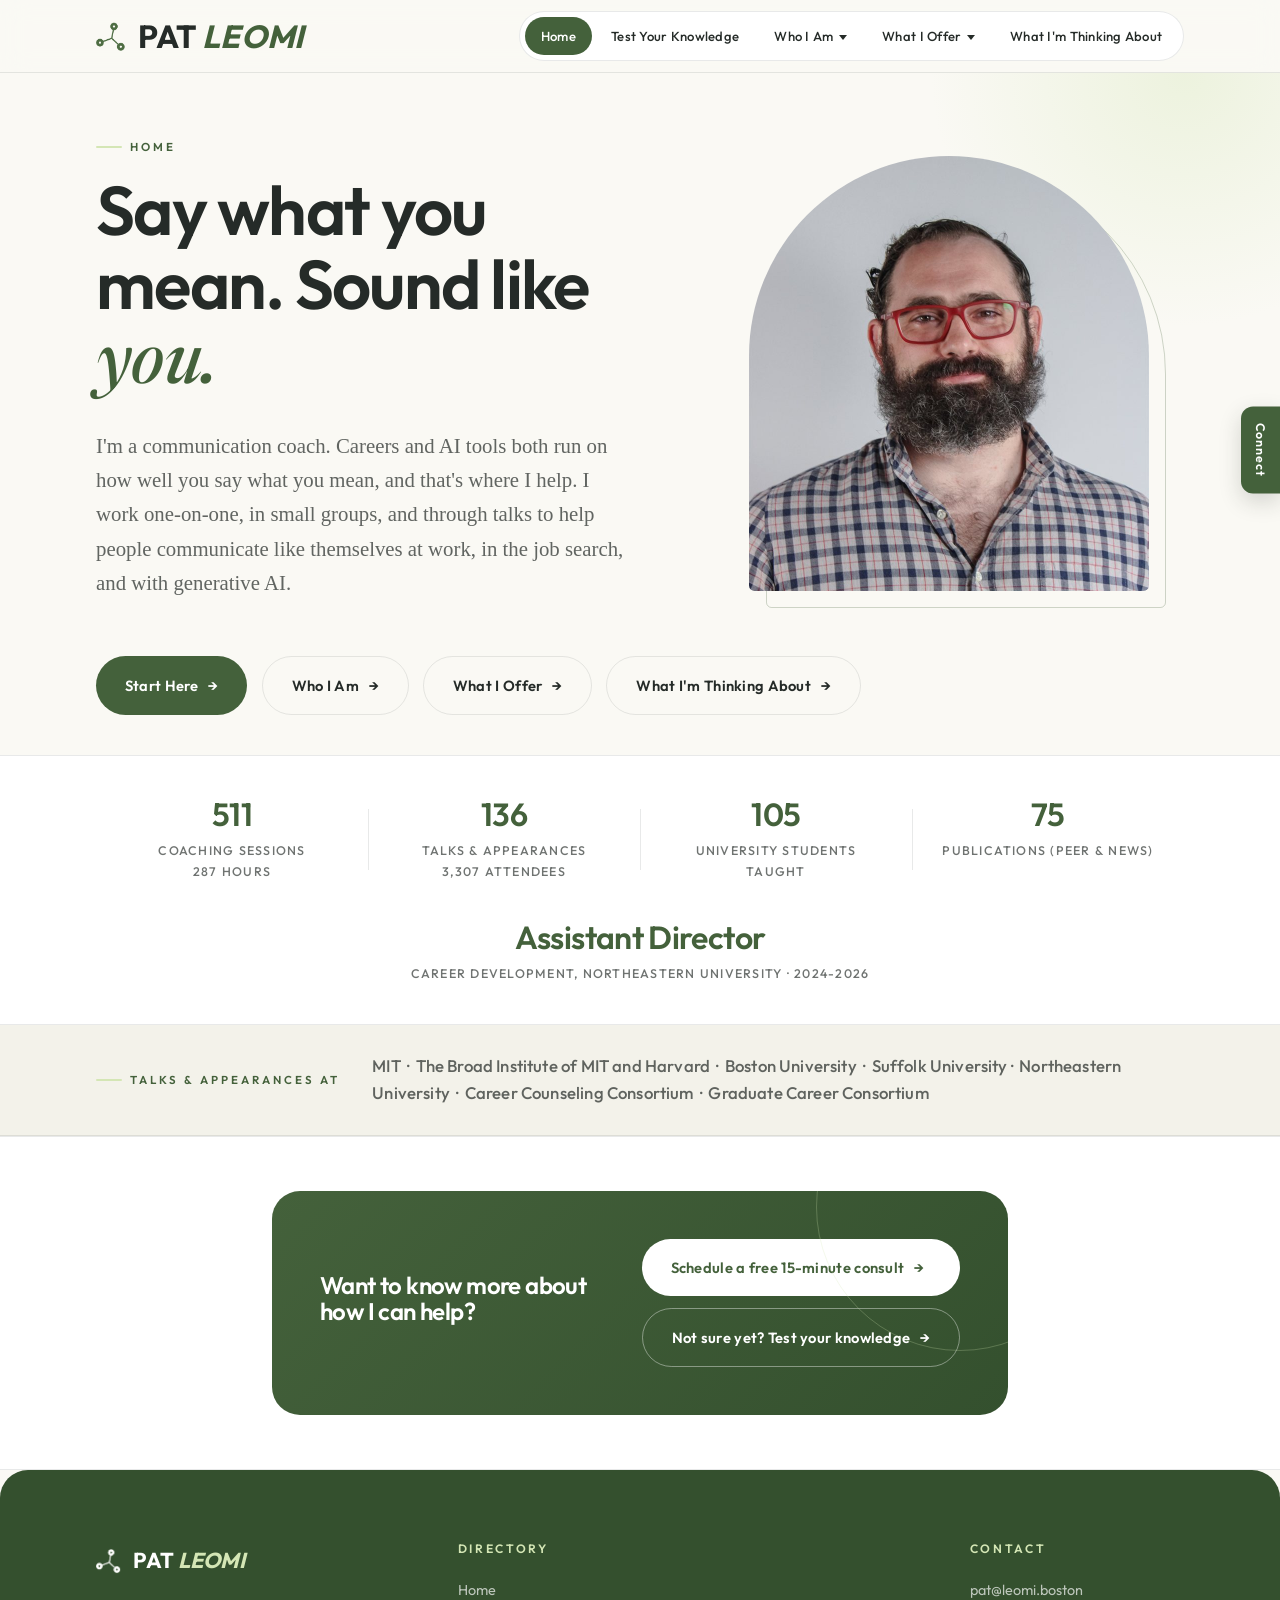
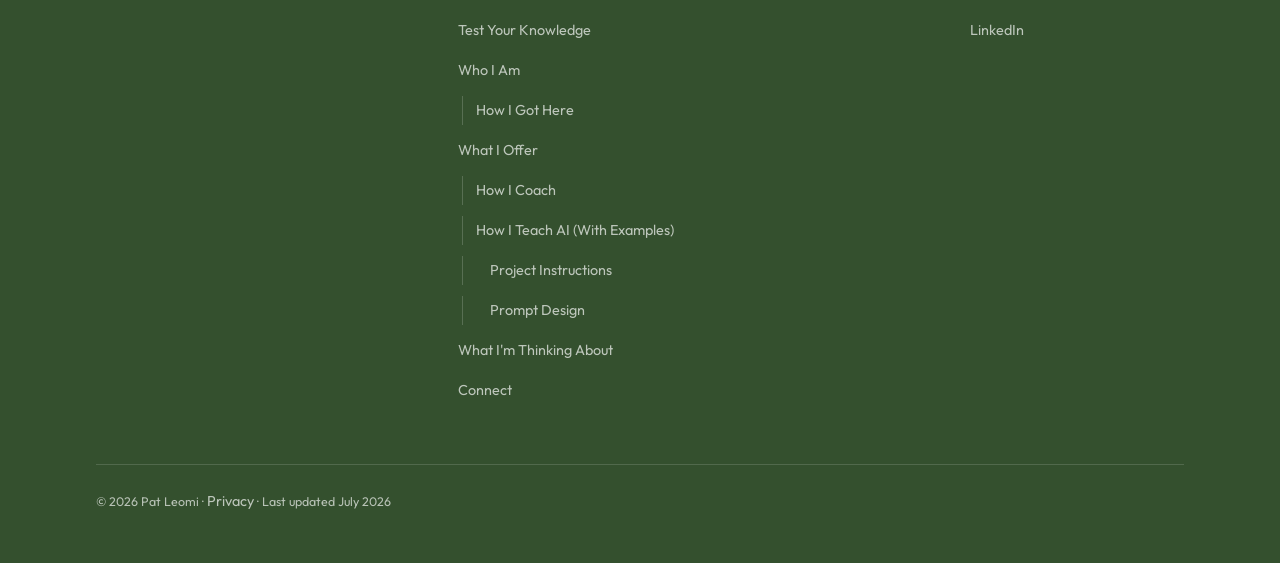
<file: index.html>
<!DOCTYPE html>
<html lang="en">
<head>
<meta charset="utf-8"/>
<meta name="viewport" content="width=device-width, initial-scale=1.0">
<title>Home — Pat Leomi | Communication Coach - For Careers, AI & Beyond</title>
<meta name="description" content="Pat Leomi is a communication coach offering one-on-one and small-group coaching and talks on careers, using AI, and communicating clearly.">
<meta name="robots" content="noai, noimageai"/>
<link rel="canonical" href="https://leomi.boston/"/>
<link rel="icon" href="assets/images/site-icon-green.png"/>
<link rel="apple-touch-icon" href="assets/images/site-icon-green.png">
<link rel="manifest" href="site.webmanifest">
<meta name="theme-color" content="#44613B">
<meta property="og:type" content="website"/>
<meta property="og:title" content="Home — Pat Leomi | Communication Coach - For Careers, AI & Beyond"/>
<meta property="og:description" content="Pat Leomi is a communication coach offering one-on-one and small-group coaching and talks on careers, using AI, and communicating clearly."/>
<meta property="og:url" content="https://leomi.boston/"/>
<meta property="og:image" content="https://leomi.boston/assets/images/og-card.png">
<meta property="og:image:width" content="1200">
<meta property="og:image:height" content="630">
<meta property="og:site_name" content="Pat Leomi">
<meta property="og:locale" content="en_US">
<meta name="twitter:card" content="summary_large_image">
<link rel="preload" href="assets/fonts/Outfit/Outfit-VariableFont_wght.ttf" as="font" type="font/ttf" crossorigin>
<link rel="stylesheet" href="assets/css/main.css"/>
<script src="assets/js/components.js" defer></script>
<script src="assets/js/main.js" defer></script>
<script type="application/ld+json">
{
  "@context": "https://schema.org",
  "@type": "Person",
  "name": "Pat Leomi",
  "jobTitle": "Communication Coach",
  "email": "mailto:pat@leomi.boston",
  "url": "https://leomi.boston/",
  "image": "https://leomi.boston/assets/images/Headshot.jpg",
  "sameAs": ["https://linkedin.com/in/patleomi"],
  "knowsAbout": ["Career coaching", "Career development", "Professional communication", "Interviewing", "Reading job descriptions", "Professional identity articulation", "Using generative AI at work", "Prompt engineering"]
}
</script>
</head>
<body data-page="home">
<a class="skip-link" href="#main">Skip to content</a>

<!-- ============================================================ -->
<!-- Navigation -->
<!-- ============================================================ -->
<div id="site-nav"></div>
<div id="site-breadcrumbs"></div>

<main id="main">

<!-- ============================================================ -->
<!-- HERO -->
<!-- ============================================================ -->
<section class="hero">
<div class="container">
<div class="hero--split">
<div>
<span class="eyebrow">Home</span>
<h1>Say what you mean. Sound like <span class="accent-italic">you.</span></h1>
<p class="lede">I'm a communication coach. Careers and AI tools both run on how well you say what you mean, and that's where I help. I work one-on-one, in small groups, and through talks to help people communicate like themselves at work, in the job search, and with generative AI.</p>
</div>
<div class="portrait">
<img src="assets/images/Headshot.jpg" alt="Portrait of Pat Leomi" width="600" height="650"/>
</div>
</div>
<div class="hero-actions">
<a class="btn" href="test.html">Start Here</a>
<a class="btn btn--quiet" href="about.html">Who I Am</a>
<a class="btn btn--quiet" href="services.html">What I Offer</a>
<a class="btn btn--quiet" href="blog.html">What I'm Thinking About</a>
</div>
</div>
</section>

<!-- ============================================================ -->
<!-- CREDIBILITY STRIP -->
<!-- ============================================================ -->
<section class="section--band" aria-label="Experience at a glance">
<div class="container" style="padding-block: 2.5rem;">

<div class="stat-row">

<p class="stat"><strong>511</strong> <span>coaching sessions <br> 287 hours</span></p>
<p class="stat"><strong>136</strong> <span>talks & appearances <br> 3,307 attendees</span></p>
<p class="stat"><strong>105</strong> <span>university students taught</span></p>
<p class="stat"><strong>75</strong> <span>publications (peer & news)</span></p>
</div>
<p class="stat stat--solo"><strong>Assistant Director</strong> <span>Career Development, Northeastern University · 2024-2026</span></p>
</div>
</section>

<!-- ============================================================ -->
<!-- TEXT STRIPS-->
<!-- ============================================================ -->
<section class="strip-band strip-band--tan" aria-label="Talks and Appearances At">
<div class="container strip reveal">
<span class="eyebrow strip-label">Talks & Appearances At</span>
<p class="strip-names">MIT  &nbsp;·&nbsp;  The Broad Institute of MIT and Harvard &nbsp;·&nbsp; Boston University &nbsp;·&nbsp;  Suffolk University&nbsp;·&nbsp; Northeastern University &nbsp;·&nbsp; Career Counseling Consortium &nbsp;·&nbsp; Graduate Career Consortium</p>
</div>
</section>


<!-- ============================================================ -->
<!-- CONSULT CTA -->
<!-- ============================================================ -->
<section class="section section--band" style="padding-block: clamp(1.875rem, 4.25vw, 3.5rem);">
<div class="container narrow reveal">
<div class="cta-banner">
<div>
<h3>Want to know more about how I can help?</h3>
</div>
<div class="cta-actions">
<a class="btn btn--light" href="connect.html">Schedule a free 15-minute consult</a>
<a class="btn btn--ghost" href="test.html">Not sure yet? Test your knowledge</a>
</div>
</div>
</div>
</section>

</main>

<!-- ============================================================ -->
<!-- Footer -->
<!-- ============================================================ -->
<div id="site-footer"></div>

</body>
</html>
</file>
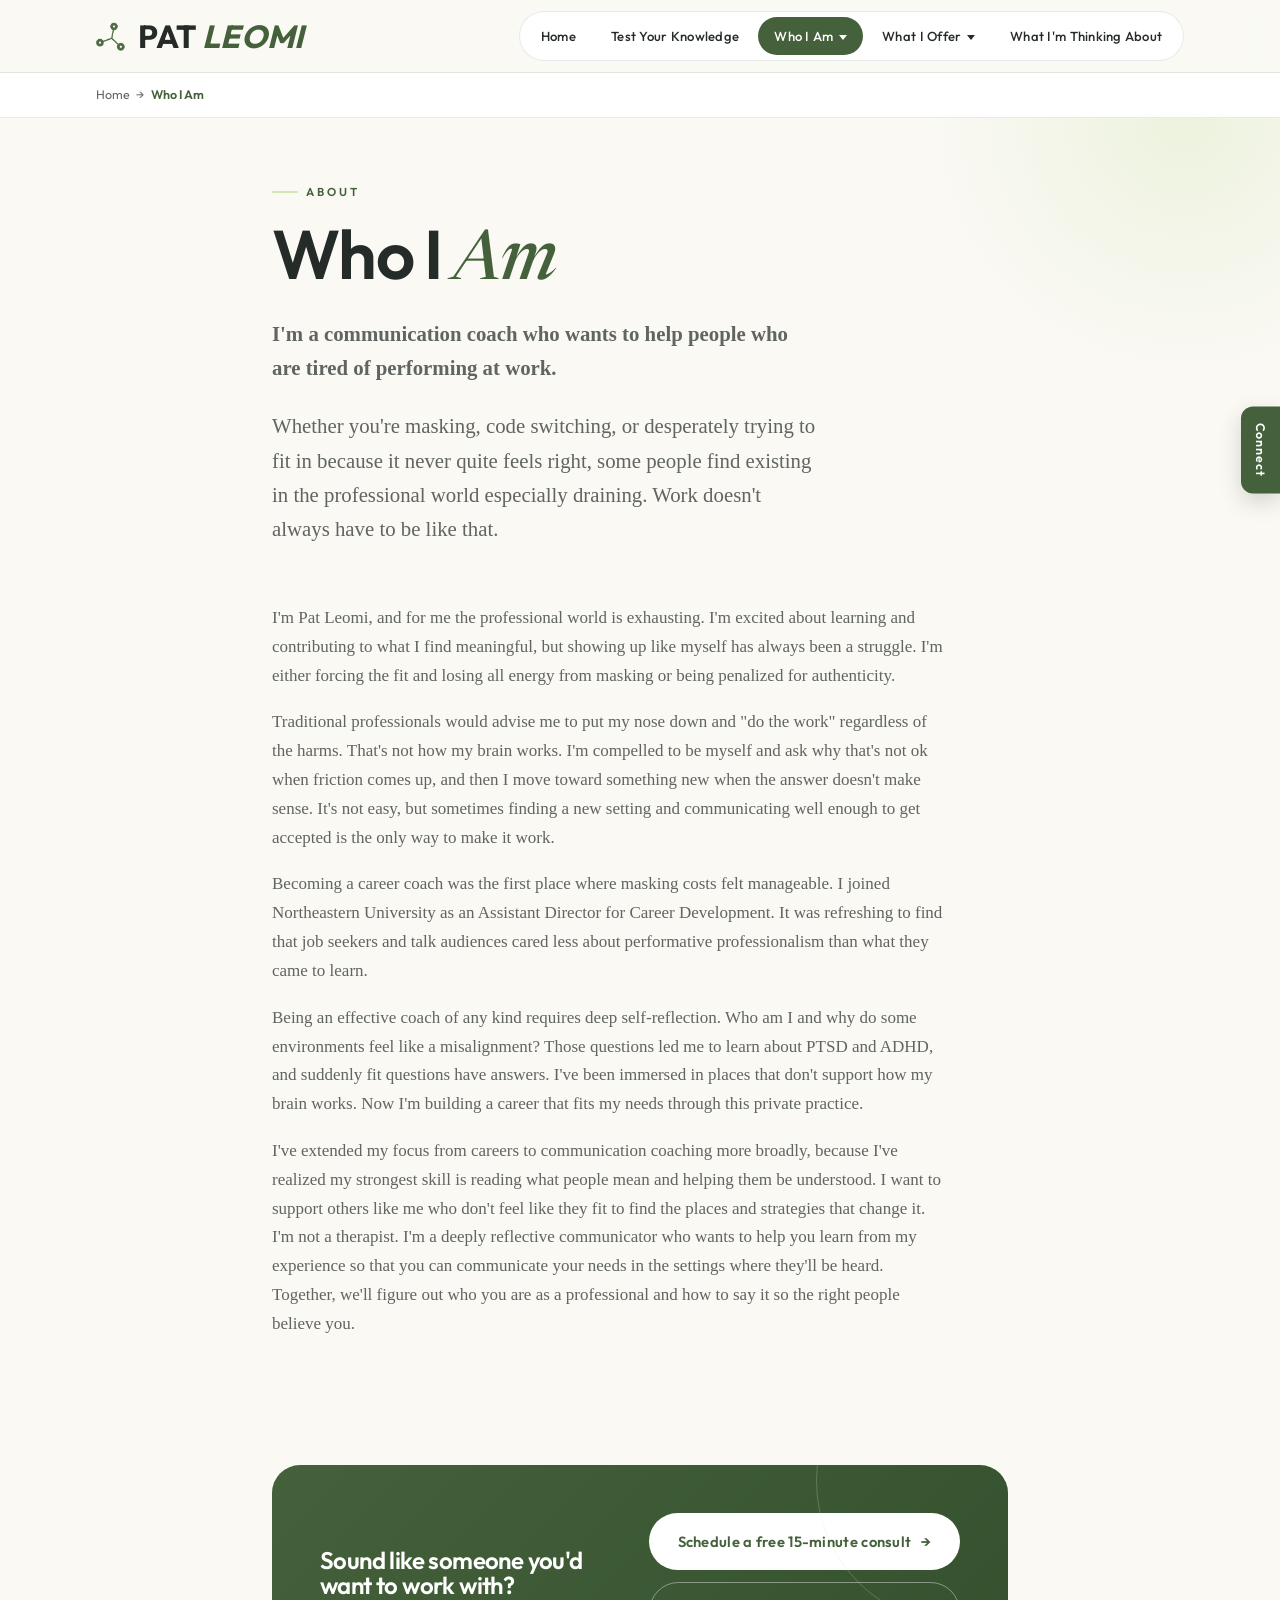
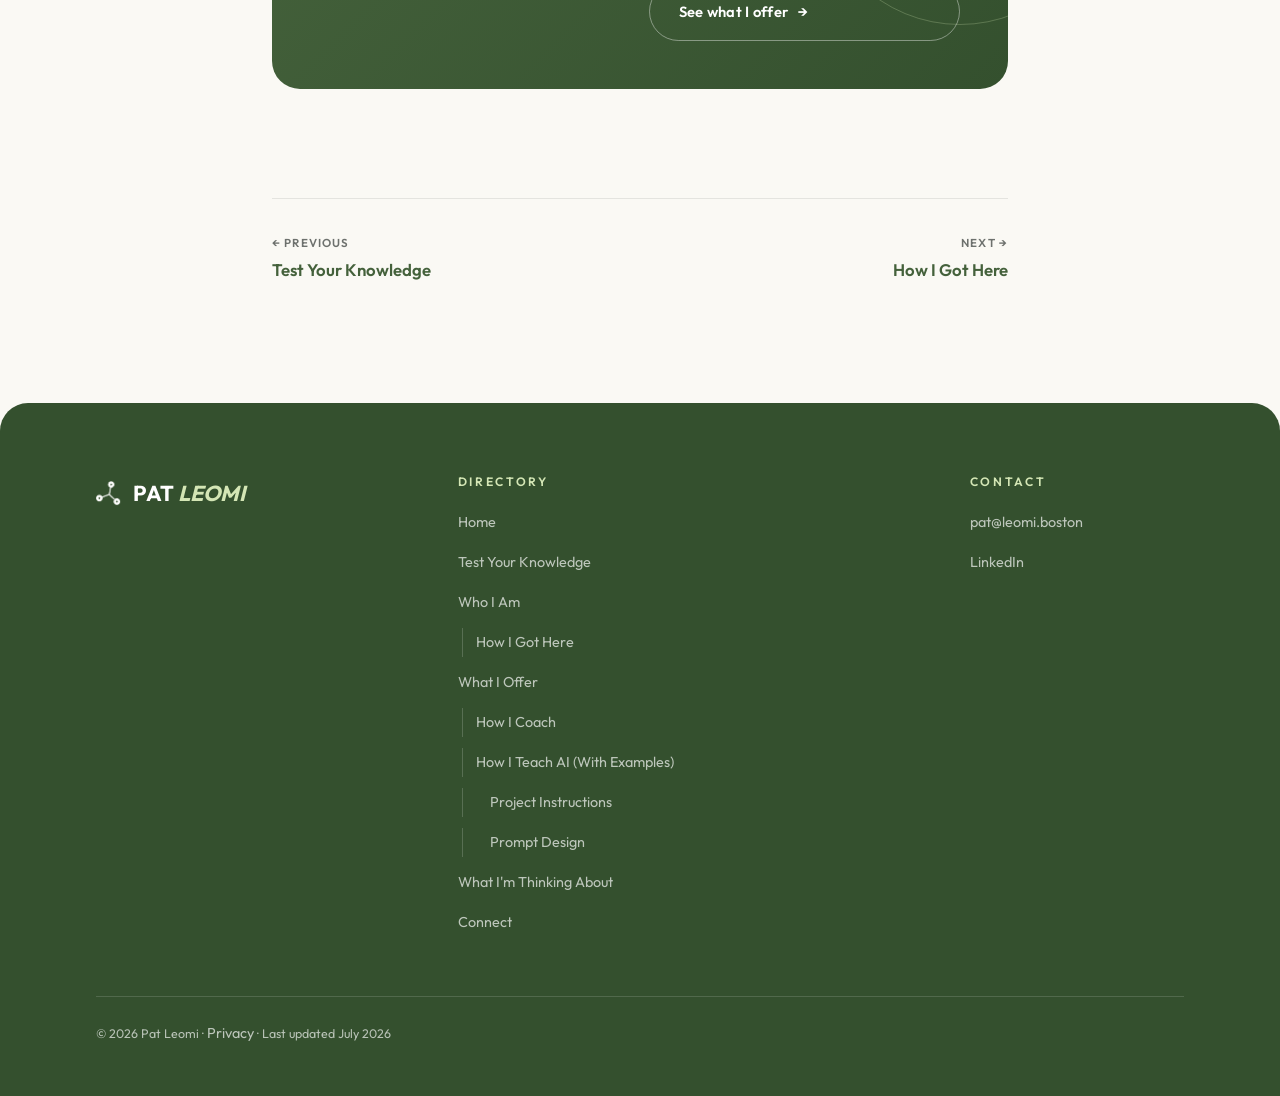
<file: about.html>
<!DOCTYPE html>
<html lang="en">
<head>
<meta charset="utf-8">
<meta name="viewport" content="width=device-width, initial-scale=1.0">
<title>Who I Am — Pat Leomi | Communication Coach - For Careers, AI & Beyond</title>
<meta name="description" content="Pat Leomi is a communication coach helping people say what they mean and find work that fits who they are, with and without generative AI.">
<meta name="robots" content="noai, noimageai">
<link rel="canonical" href="https://leomi.boston/about.html">
<link rel="icon" href="assets/images/site-icon-green.png">
<link rel="apple-touch-icon" href="assets/images/site-icon-green.png">
<link rel="manifest" href="site.webmanifest">
<meta name="theme-color" content="#44613B">
<meta property="og:type" content="profile">
<meta property="og:title" content="Who I Am — Pat Leomi | Communication Coach - For Careers, AI & Beyond">
<meta property="og:description" content="Pat Leomi is a communication coach helping people say what they mean and find work that fits who they are, with and without generative AI.">
<meta property="og:url" content="https://leomi.boston/about.html">
<meta property="og:image" content="https://leomi.boston/assets/images/og-card.png">
<meta property="og:image:width" content="1200">
<meta property="og:image:height" content="630">
<meta property="og:site_name" content="Pat Leomi">
<meta property="og:locale" content="en_US">
<meta name="twitter:card" content="summary_large_image">
<link rel="preload" href="assets/fonts/Outfit/Outfit-VariableFont_wght.ttf" as="font" type="font/ttf" crossorigin>
<link rel="stylesheet" href="assets/css/main.css">
<script src="assets/js/components.js" defer></script>
<script src="assets/js/main.js" defer></script>
<script type="application/ld+json">
{
  "@context": "https://schema.org",
  "@type": "AboutPage",
  "name": "Who I Am — Pat Leomi",
  "url": "https://leomi.boston/about.html",
  "about": {
    "@type": "Person",
    "name": "Pat Leomi",
    "jobTitle": "Communication Coach",
    "url": "https://leomi.boston/"
  }
}
</script>
</head>
<body data-page="about">
<a class="skip-link" href="#main">Skip to content</a>

<!-- ============================================================ -->
<!-- Navigation -->
<!-- ============================================================ -->
<div id="site-nav"></div>
<div id="site-breadcrumbs"></div>

<main id="main">

<!-- ============================================================ -->
<!-- HERO -->
<!-- ============================================================ -->
<section class="hero">
<div class="container narrow">
<p class="eyebrow">About</p>
<h1>Who I <span class="accent-italic">Am</span></h1>
<p class="lede" style="margin-top: 1rem; margin-bottom: 0.5rem;"><b>I'm a communication coach who wants to help people who are tired of performing at work.</b></p>
<p class="lede">Whether you're masking, code switching, or desperately trying to fit in because it never quite feels right, some people find existing in the professional world especially draining. Work doesn't always have to be like that.</p>
</div>
</section>

<!-- ============================================================ -->
<!-- ABOUT -->
<!-- ============================================================ -->
<section class="section section--flush">
<div class="container narrow">
<div class="prose">
<p>I'm Pat Leomi, and for me the professional world is exhausting. I'm excited about learning and contributing to what I find meaningful, but showing up like myself has always been a struggle. I'm either forcing the fit and losing all energy from masking or being penalized for authenticity.</p>
<p>Traditional professionals would advise me to put my nose down and "do the work" regardless of the harms. That's not how my brain works. I'm compelled to be myself and ask why that's not ok when friction comes up, and then I move toward something new when the answer doesn't make sense. It's not easy, but sometimes finding a new setting and communicating well enough to get accepted is the only way to make it work.</p>
<p>Becoming a career coach was the first place where masking costs felt manageable. I joined Northeastern University as an Assistant Director for Career Development. It was refreshing to find that job seekers and talk audiences cared less about performative professionalism than what they came to learn.</p>
<p>Being an effective coach of any kind requires deep self-reflection. Who am I and why do some environments feel like a misalignment? Those questions led me to learn about PTSD and ADHD, and suddenly fit questions have answers. I've been immersed in places that don't support how my brain works. Now I'm building a career that fits my needs through this private practice.</p>
<p>I've extended my focus from careers to communication coaching more broadly, because I've realized my strongest skill is reading what people mean and helping them be understood. I want to support others like me who don't feel like they fit to find the places and strategies that change it. I'm not a therapist. I'm a deeply reflective communicator who wants to help you learn from my experience so that you can communicate your needs in the settings where they'll be heard. Together, we'll figure out who you are as a professional and how to say it so the right people believe you.</p>
</div>
</div>
</section>

<!-- ============================================================ -->
<!-- CALL TO ACTION -->
<!-- ============================================================ -->
<section class="section section--flush">
<div class="container narrow">
<div class="cta-banner">
<div>
<h3>Sound like someone you'd want to work with?</h3>
</div>
<div class="cta-actions">
<a class="btn btn--light" href="connect.html">Schedule a free 15-minute consult</a>
<a class="btn btn--ghost" href="services.html">See what I offer</a>
</div>
</div>
</div>
</section>

<!-- ============================================================ -->
<!-- PAGE TURN -->
<!-- ============================================================ -->
<section class="section section--flush">
<div class="container narrow">
<nav class="page-turn" aria-label="Keep reading">
<a class="page-turn-link" href="test.html"><span class="page-turn-dir">← Previous</span><span class="page-turn-label">Test Your Knowledge</span></a>
<a class="page-turn-link page-turn-link--next" href="journey.html"><span class="page-turn-dir">Next →</span><span class="page-turn-label">How I Got Here</span></a>
</nav>
</div>
</section>

</main>

<!-- ============================================================ -->
<!-- Footer -->
<!-- ============================================================ -->
<div id="site-footer"></div>

</body>
</html>
</file>
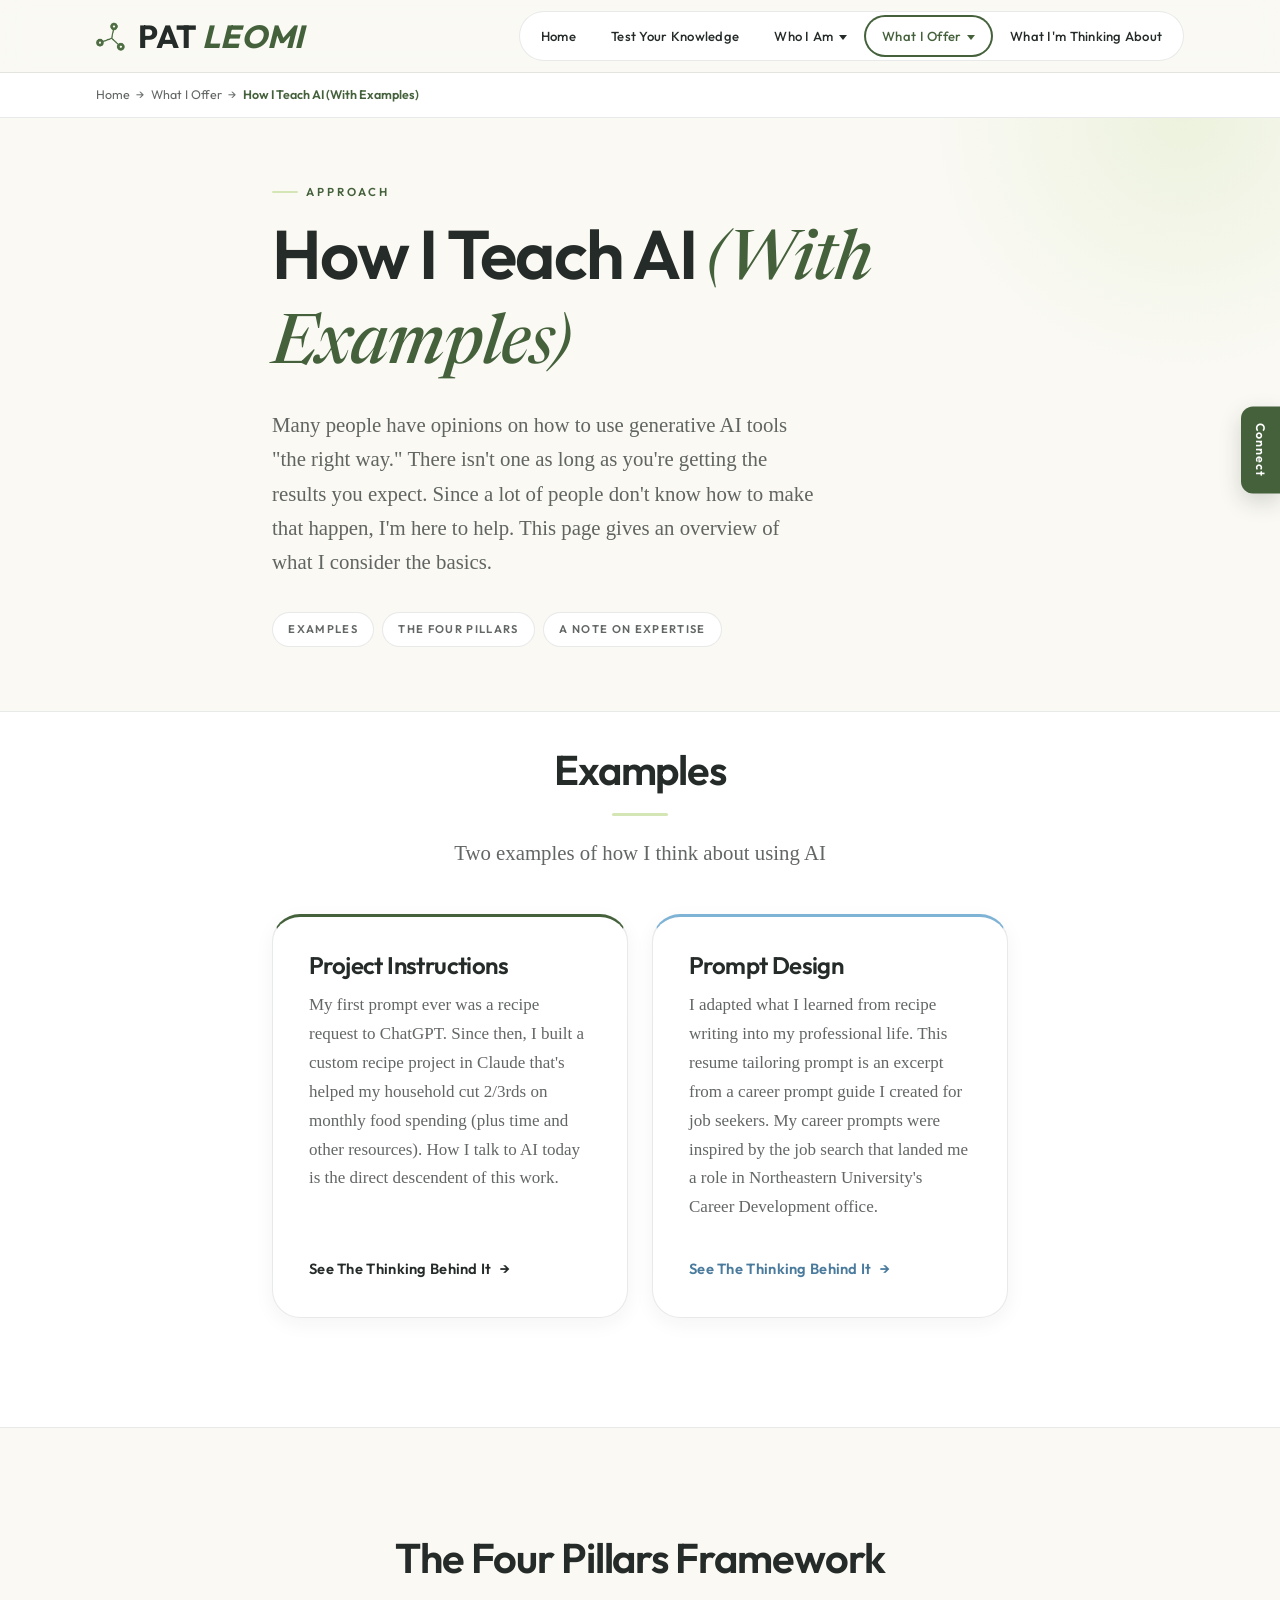
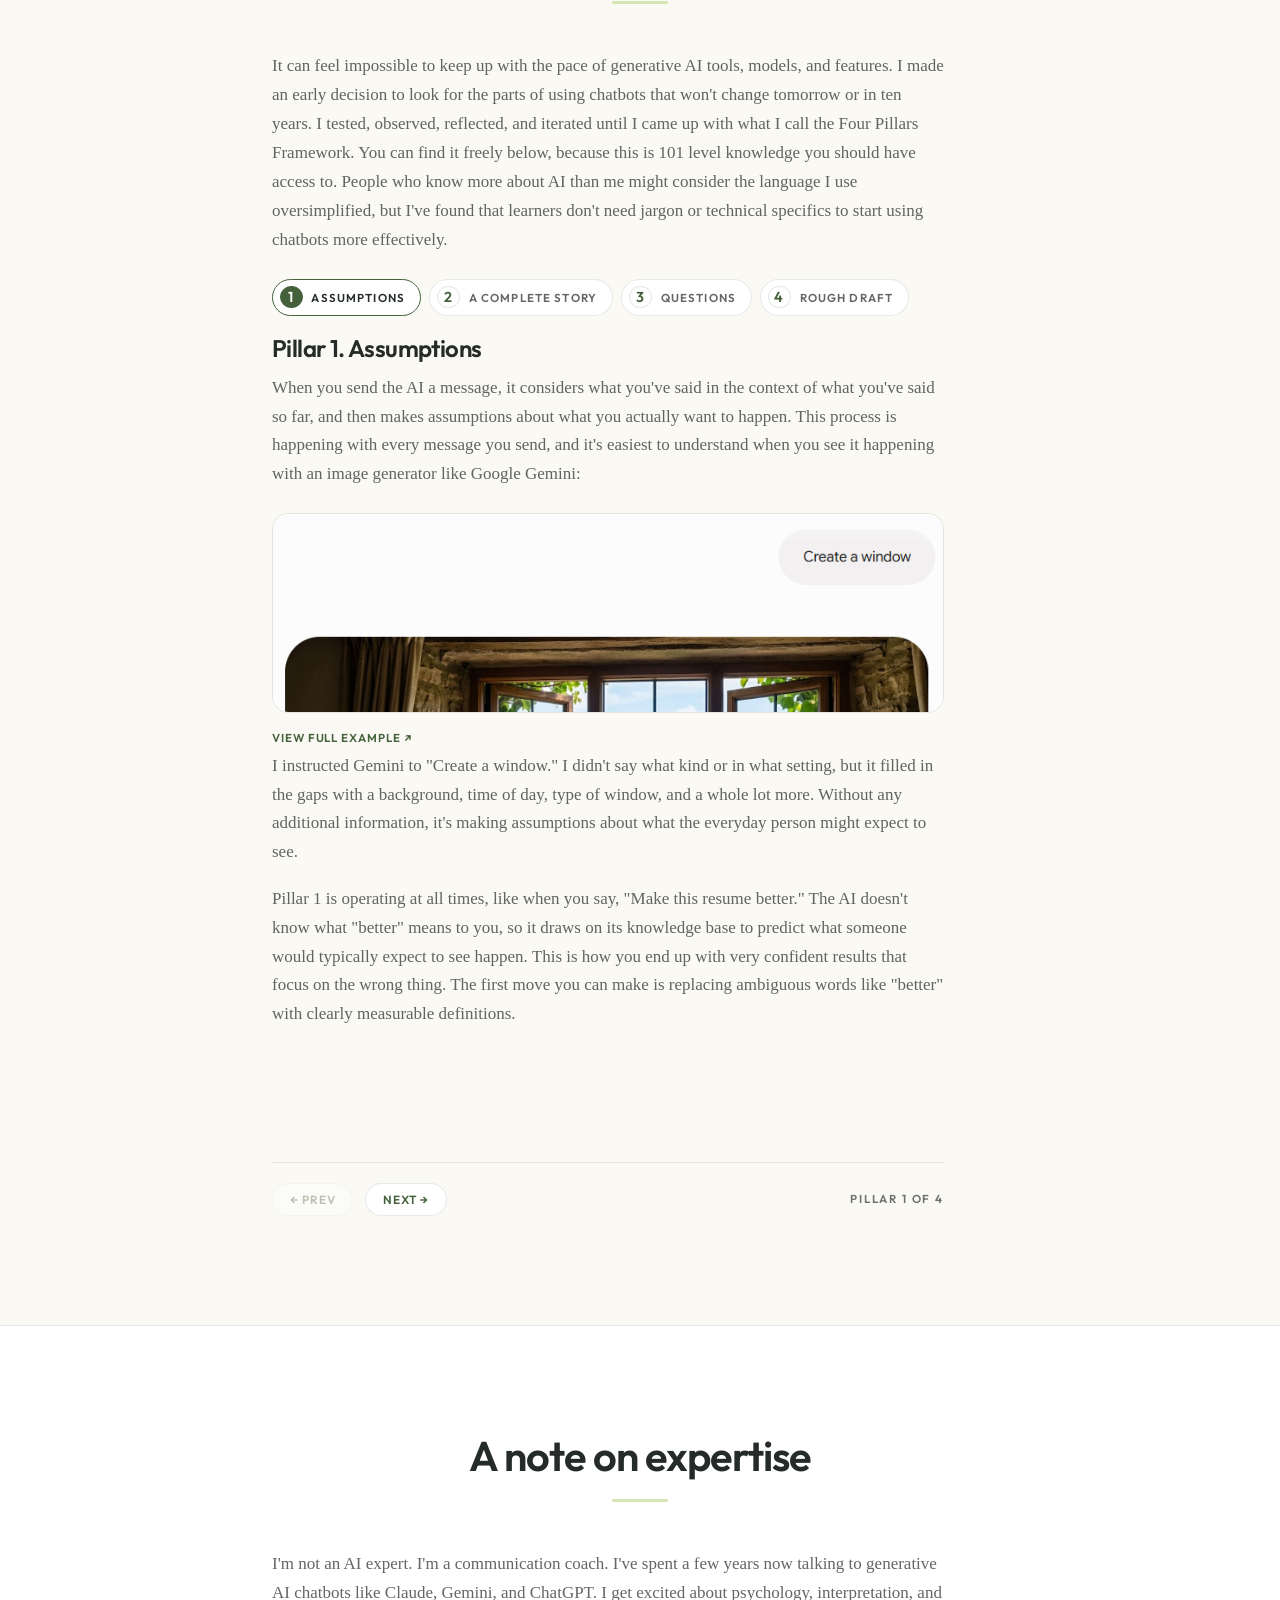
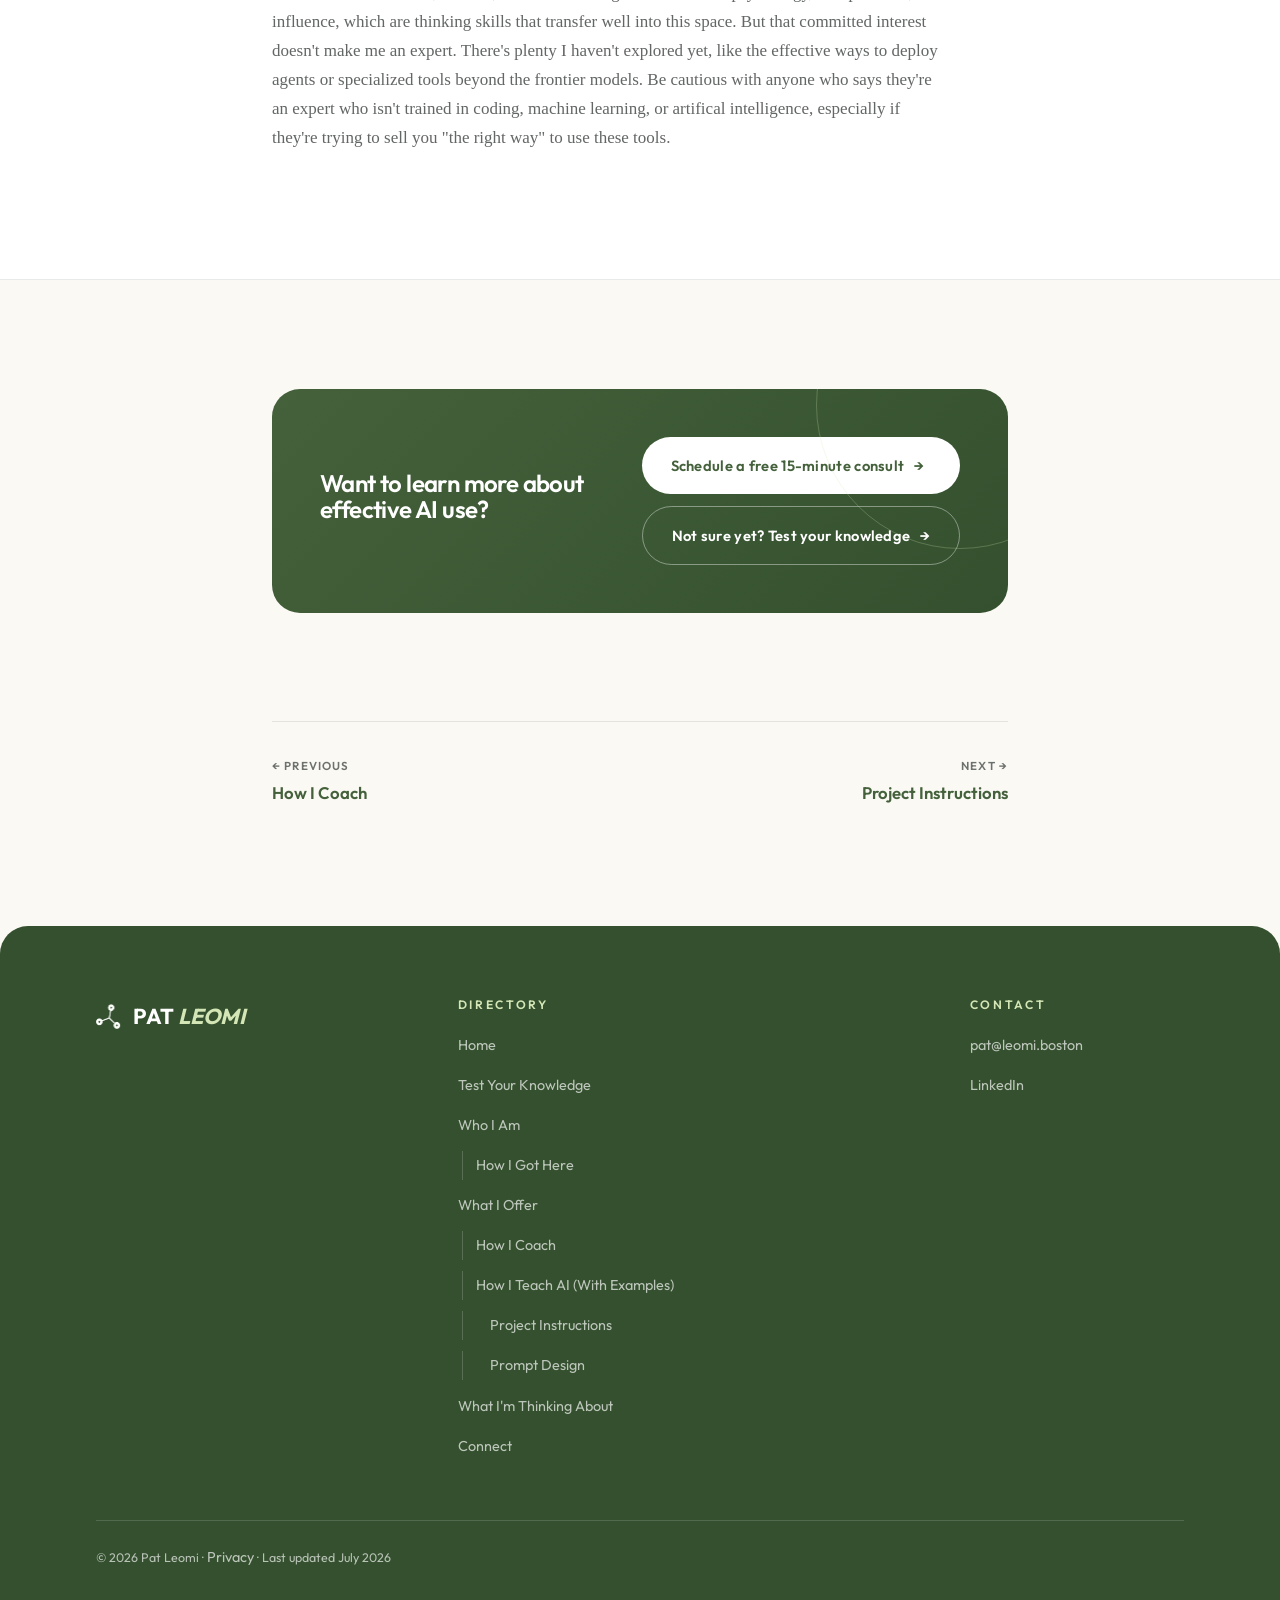
<file: approach.html>
<!DOCTYPE html>
<html lang="en">
<head>
<meta charset="utf-8"/>
<meta name="viewport" content="width=device-width, initial-scale=1.0">
<title>How I Teach AI (With Examples) — Pat Leomi | Communication Coach - For Careers, AI & Beyond</title>
<meta name="description" content="Pat Leomi shows how he teaches people to communicate with AI tools, with real examples of getting the results you expect.">
<meta name="robots" content="noai, noimageai">
<link rel="canonical" href="https://leomi.boston/approach.html">
<link rel="icon" href="assets/images/site-icon-green.png">
<link rel="apple-touch-icon" href="assets/images/site-icon-green.png">
<link rel="manifest" href="site.webmanifest">
<meta name="theme-color" content="#44613B">
<meta property="og:type" content="article"/>
<meta property="og:title" content="How I Teach AI (With Examples) — Pat Leomi | Communication Coach - For Careers, AI & Beyond">
<meta property="og:description" content="Pat Leomi shows how he teaches people to communicate with AI tools, with real examples of getting the results you expect.">
<meta property="og:url" content="https://leomi.boston/approach.html">
<meta property="og:image" content="https://leomi.boston/assets/images/og-card.png">
<meta property="og:image:width" content="1200">
<meta property="og:image:height" content="630">
<meta property="og:site_name" content="Pat Leomi">
<meta property="og:locale" content="en_US">
<meta name="twitter:card" content="summary_large_image">
<link rel="preload" href="assets/fonts/Outfit/Outfit-VariableFont_wght.ttf" as="font" type="font/ttf" crossorigin>
<link rel="stylesheet" href="assets/css/main.css">
<script src="assets/js/components.js" defer></script>
<script src="assets/js/main.js" defer></script>
<script type="application/ld+json">
{
  "@context": "https://schema.org",
  "@type": "Article",
  "headline": "How I Teach AI (With Examples)",
  "url": "https://leomi.boston/approach.html",
  "about": ["Generative AI", "Prompt engineering", "AI literacy", "Professional communication"],
  "author": {
    "@type": "Person",
    "name": "Pat Leomi",
    "url": "https://leomi.boston/"
  }
}
</script>
</head>
<body data-page="approach">
<a class="skip-link" href="#main">Skip to content</a>

<!-- ============================================================ -->
<!-- Navigation -->
<!-- ============================================================ -->
<div id="site-nav"></div>
<div id="site-breadcrumbs"></div>

<main id="main">

<!-- ============================================================ -->
<!-- HERO -->
<!-- ============================================================ -->
<section class="hero">
<div class="container narrow">
<p class="eyebrow">Approach</p>
<h1>How I Teach AI <span class="accent-italic">(With Examples)</span></h1>
<p class="lede" style="margin-top: 1.5rem;">Many people have opinions on how to use generative AI tools "the right way." There isn't one as long as you're getting the results you expect. Since a lot of people don't know how to make that happen, I'm here to help. This page gives an overview of what I consider the basics.</p>
<nav class="anchor-chips" aria-label="On this page">
<a href="#examples">Examples</a>
<a href="#pillars-heading">The Four Pillars</a>
<a href="#expertise">A Note on Expertise</a>
</nav>
</div>
</section>

<!-- ============================================================ -->
<!-- EXAMPLES -->
<!-- ============================================================ -->
<section class="section section--band" id="examples" aria-labelledby="examples-heading">
<div class="container narrow">
<h2 id="examples-heading" class="section-head">Examples</h2>
<p class="lede measure" style="margin: -1.75rem auto 2.75rem; text-align: center;">Two examples of how I think about using AI</p>

<div class="card-grid card-grid--2">
<!-- Project Instructions Card -->
<a class="card card--green" href="project_recipe.html">
<h3>Project Instructions</h3>
<p class="text-muted">My first prompt ever was a recipe request to ChatGPT. Since then, I built a custom recipe project in Claude that's helped my household cut 2/3rds on monthly food spending (plus time and other resources). How I talk to AI today is the direct descendent of this work.</p>
<span class="arrow-link">See The Thinking Behind It</span>
</a>

<!-- Tailored Resumes Prompt Card -->
<a class="card card--blue" href="prompt_resumes.html">
<h3>Prompt Design</h3>
<p class="text-muted">I adapted what I learned from recipe writing into my professional life. This resume tailoring prompt is an excerpt from a career prompt guide I created for job seekers. My career prompts were inspired by the job search that landed me a role in Northeastern University's Career Development office.</p>
<span class="arrow-link arrow-link--blue">See The Thinking Behind It</span>
</a>
</div>
</div>
</section>

<!-- ============================================================ -->
<!-- THE FOUR PILLARS FRAMEWORK -->
<!-- ============================================================ -->
<section class="section" id="framework">
<div class="container narrow">
<h2 class="section-head" id="pillars-heading">The Four Pillars Framework</h2>
<div class="prose">
<p>It can feel impossible to keep up with the pace of generative AI tools, models, and features. I made an early decision to look for the parts of using chatbots that won't change tomorrow or in ten years. I tested, observed, reflected, and iterated until I came up with what I call the Four Pillars Framework. You can find it freely below, because this is 101 level knowledge you should have access to. People who know more about AI than me might consider the language I use oversimplified, but I've found that learners don't need jargon or technical specifics to start using chatbots more effectively.</p>

<div class="pillars" data-pillars>
<div class="pillars__viewport">

<article class="pillars__panel" id="pillar-1" role="tabpanel" aria-labelledby="pillar-1-tab" data-title="Assumptions">
<h3 class="pillar-step">Pillar 1. Assumptions</h3>
<p>When you send the AI a message, it considers what you've said in the context of what you've said so far, and then makes assumptions about what you actually want to happen. This process is happening with every message you send, and it's easiest to understand when you see it happening with an image generator like Google Gemini:</p>
<a class="pillar-thumb" href="assets/images/Example 1.png" target="_blank" rel="noopener noreferrer">
<img src="assets/images/Example 1.png" alt="An image illustrating Pillar 1. Assumptions in action. It shows an exchange between me and Google Gemini, asking to “Create a window” and receiving a timeless scene of a window on a beautiful day." loading="lazy"/>
<span class="pillar-thumb__hint">View full example ↗</span>
</a>
<p>I instructed Gemini to "Create a window." I didn't say what kind or in what setting, but it filled in the gaps with a background, time of day, type of window, and a whole lot more. Without any additional information, it's making assumptions about what the everyday person might expect to see.</p>
<p>Pillar 1 is operating at all times, like when you say, "Make this resume better." The AI doesn't know what "better" means to you, so it draws on its knowledge base to predict what someone would typically expect to see happen. This is how you end up with very confident results that focus on the wrong thing. The first move you can make is replacing ambiguous words like "better" with clearly measurable definitions.</p>
</article>

<article class="pillars__panel" id="pillar-2" role="tabpanel" aria-labelledby="pillar-2-tab" data-title="A Complete Story">
<h3 class="pillar-step">Pillar 2. A Complete Story</h3>
<p>Knowing that Pillar 1 is always operating means you can guide how it works. Turn assumptions into educated guesses by telling a complete stroy. Define your problem and what you want the AI to do about it. Here's that window example again:</p>
<a class="pillar-thumb" href="assets/images/Example 2.png" target="_blank" rel="noopener noreferrer">
<img src="assets/images/Example 2.png" alt="An example illustrating Pillar 2. A Complete Story in action. It shows an exchange between me and Google Gemini, explaining, “I'm designing a flyer for our school's winter formal. Create an image of a window overlooking a courtyard filled with dancers.” The photo is now the approximate dimensions of a flyer, says “Winter Formal 2024” in the background, is zoomed in on just the window frame, and shows a dance floor filled with white, able-bodied students." loading="lazy"/>
<span class="pillar-thumb__hint">View full example ↗</span>
</a>
<p>I gave Gemini a little bit more background on why I need the image and what it needs to do. Those signals guided it to make more educated guesses, like selecting an outdoor winter scene. But because Pillar 1 is always happening, it filled in gaps by choosing a primarily white audience and a Christmas scene. If what it fills in doesn't work for your needs, then you might not have shared a complete enough story.</p>
<p>With something like resume writing, it can be harder to spot the nuances resulting from effective and ineffective storytelling. Describe what the resume is for, provide the job description, explain what you think fails now, and highlight the elements you want to preserve. What you share matters, so giving irrelevant information or sharing too much can be distracting. Finding the goldilocks zone where it's not too much or too little takes practice and reflection on what typically works for your style.</p>
</article>

<article class="pillars__panel" id="pillar-3" role="tabpanel" aria-labelledby="pillar-3-tab" data-title="Questions">
<h3 class="pillar-step">Pillar 3. Questions</h3>
<p>You could draft pages of storytelling and still never touch on the parts of your story the AI needs to know to make the right assumptions. Explain what you think is relevant and then invite the AI to interview you by asking one question at a time to surface the most informative parts of your situation. Back to Gemini:</p>
<a class="pillar-thumb" href="assets/images/Example 3.png" target="_blank" rel="noopener noreferrer">
<img src="assets/images/Example 3.png" alt="An example illustrating Pillar 3. Questions in action. It shows an exchange between me and Google Gemini. I explain “I'm designing a flyer for our school's winter formal. I will ask you to create an image of a window overlooking a courtyard filled with dancers. First, ask me 3 questions one at a time until you can make better educated guesses about how to handle the parts I didn't explain, and then I'll turn on the image generator to have you create the image.” It then interviews me about the aesthetic, time of day, and attire, and produces an image of Abington High School with a primarily white, able-bodied audience." loading="lazy"/>
<span class="pillar-thumb__hint">View full example ↗</span>
</a>
<p>I instructed Gemini to ask me 3 questions one at a time until it could handle the parts I didn't explain. (I usually don't set a question limit so that it can gather as much relevant information as needed.)  After answering, it automatically triggered the image generator when the questions ended (which not all tools will do). The resulting scene is nondenominational, used location data to assume a relevant high school name, and includes a very white audience.</p>
<p> When you're tailoring a resume or being interviewed about anything else, you'll get closer to what you're envisioning with each response you give. No matter how many you answer, Pillar 1 continues to operate. Here, your audience being primarily non-white might not come up. In job applications, you might never see a question about your international status or another topic important to you, so the AI will almost always make assumptions that don't apply to you. Always reflect on what's happened so far in this conversation and across others, and start frontloading the parts that matter.</p>
</article>

<article class="pillars__panel" id="pillar-4" role="tabpanel" aria-labelledby="pillar-4-tab" data-title="Rough Draft">
<h3 class="pillar-step">Pillar 4. Rough Draft</h3>
<p>Define your terms. Tell your story. Interview with the AI endlessly. You'll never cover every detail about you, and that shouldn't be the goal anyways. The goal is always to help the AI make better educated guesses about what you want to happen with the important parts of what you haven't said yet.</p>
<p>For this reason, treat every interaction with the AI like it's a rough draft. Not just the final output, but every response you get. Inspect what it says. Think about it. Call out what's wrong. Learn to start a new conversation when it gets stuck on a mistake, and strive toward knowing when what you've created is good enough to move from AI to a more traditional means of finalizing the draft.</p>
<p>Using AI effectively means not treating it like an easy button. Looking at each response as a rough draft means this work can take just as long or longer than doing it the traditional way, which means this might not be an approach for everybody. But if you adapt it, you'll think deeper and anticipate more problems, so that whatever you do create holds up to scrutiny better than what you might have created on your own.</p>
<p>Please share this page with anyone who wants to start using AI more effectively. The Four Pillars represent a way of thinking that works with any chatbot. What it takes to build truly effective prompts that work with your choice of tool takes time, practice, and reflection, and connecting with others in your field to share ideas. I'm here to help with any step along the way.</p></article>

</div>
</div>

</div>
</div>
</section>

<!-- ============================================================ -->
<!-- A NOTE ON EXPERTISE -->
<!-- ============================================================ -->
<section class="section section--band" id="expertise">
<div class="container narrow">
<h2 class="section-head">A note on expertise</h2>
<div class="prose">
<p>I'm not an AI expert. I'm a communication coach. I've spent a few years now talking to generative AI chatbots like Claude, Gemini, and ChatGPT. I get excited about psychology, interpretation, and influence, which are thinking skills that transfer well into this space. But that committed interest doesn't make me an expert. There's plenty I haven't explored yet, like the effective ways to deploy agents or specialized tools beyond the frontier models. Be cautious with anyone who says they're an expert who isn't trained in coding, machine learning, or artifical intelligence, especially if they're trying to sell you "the right way" to use these tools.</p>
</div>
</div>
</section>

<!-- ============================================================ -->
<!-- CALL TO ACTION -->
<!-- ============================================================ -->
<section class="section">
<div class="container narrow">
<div class="cta-banner">
<div>
<h3>Want to learn more about effective AI use?</h3>
</div>
<div class="cta-actions">
<a class="btn btn--light" href="connect.html">Schedule a free 15-minute consult</a>
<a class="btn btn--ghost" href="test.html">Not sure yet? Test your knowledge</a>
</div>
</div>
</div>
</section>

<!-- ============================================================ -->
<!-- PAGE TURN -->
<!-- ============================================================ -->
<section class="section section--flush">
<div class="container narrow">
<nav class="page-turn" aria-label="Keep reading">
<a class="page-turn-link" href="philosophy.html"><span class="page-turn-dir">← Previous</span><span class="page-turn-label">How I Coach</span></a>
<a class="page-turn-link page-turn-link--next" href="project_recipe.html"><span class="page-turn-dir">Next →</span><span class="page-turn-label">Project Instructions</span></a>
</nav>
</div>
</section>

</main>

<!-- ============================================================ -->
<!-- Footer -->
<!-- ============================================================ -->
<div id="site-footer"></div>

</body>
</html>
</file>
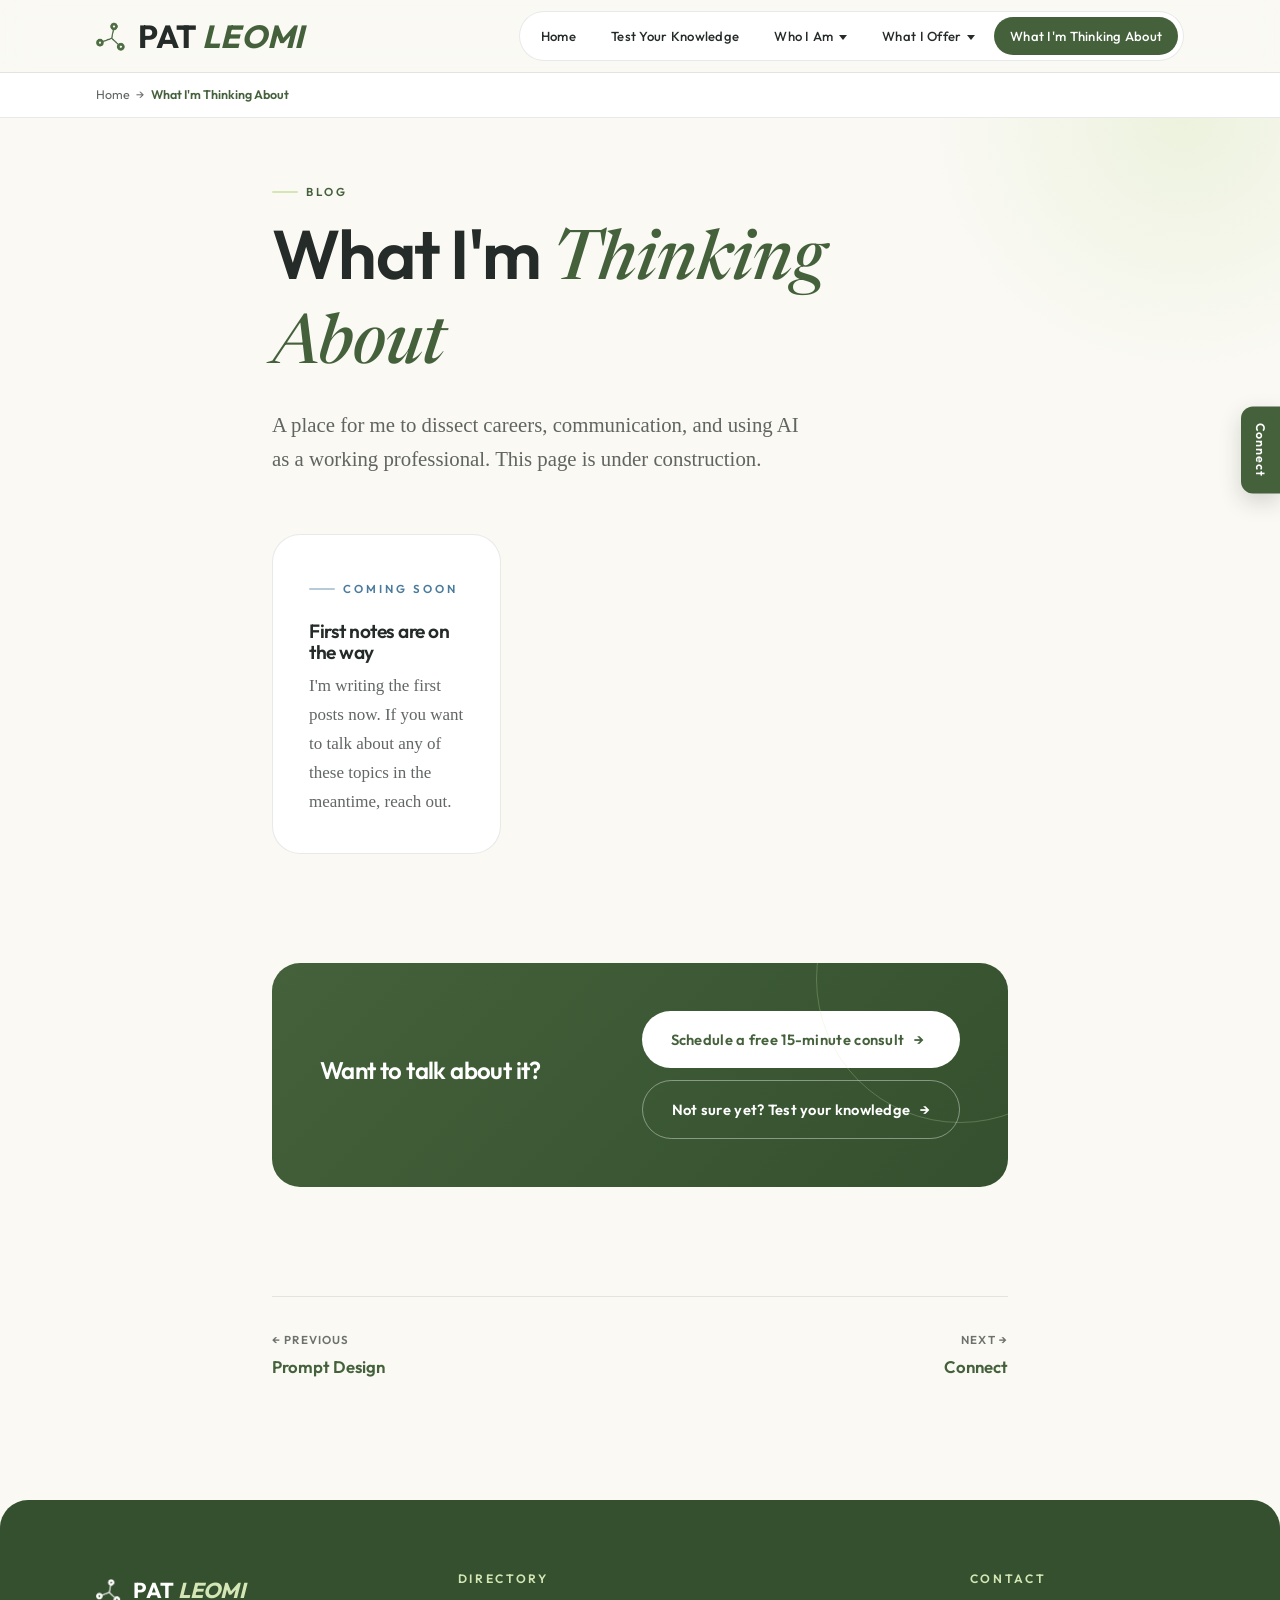
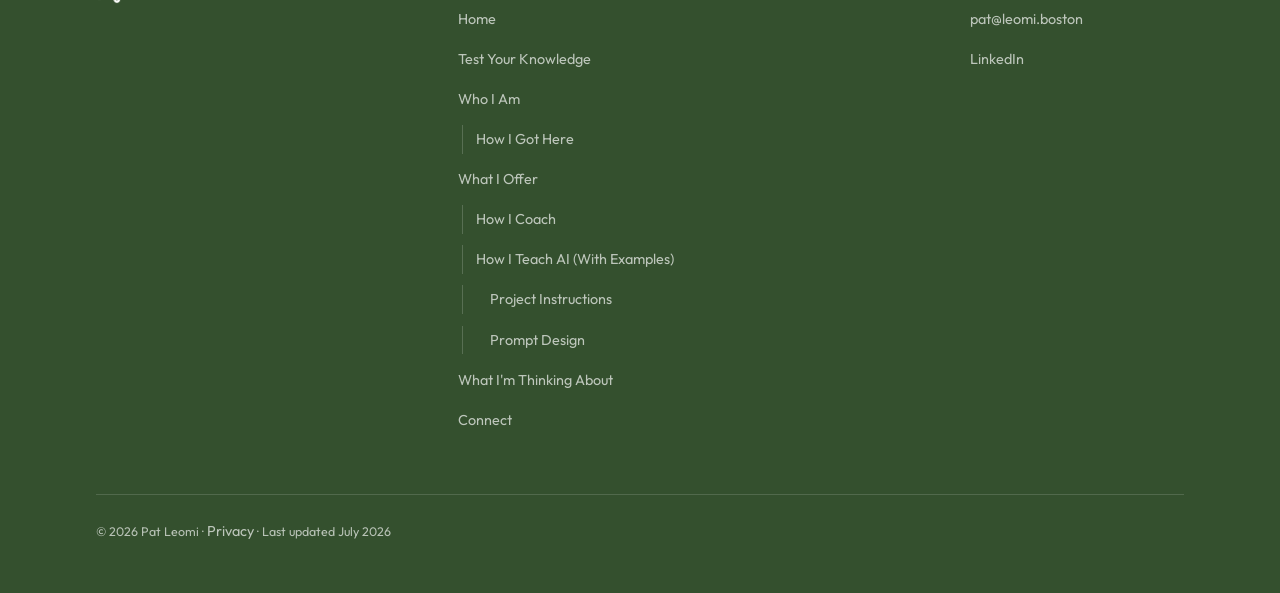
<file: blog.html>
<!DOCTYPE html>
<html lang="en">
<head>
<meta charset="utf-8"/>
<meta name="viewport" content="width=device-width, initial-scale=1.0">
<title>What I'm Thinking About — Pat Leomi | Communication Coach - For Careers, AI & Beyond</title>
<meta name="description" content="Pat Leomi shares short, practical notes on careers, communication, professionalism, and using AI.">
<meta name="robots" content="noai, noimageai">
<link rel="canonical" href="https://leomi.boston/blog.html">
<link rel="icon" href="assets/images/site-icon-green.png">
<link rel="apple-touch-icon" href="assets/images/site-icon-green.png">
<link rel="manifest" href="site.webmanifest">
<meta name="theme-color" content="#44613B">
<meta property="og:type" content="website">
<meta property="og:title" content="What I'm Thinking About — Pat Leomi | Communication Coach - For Careers, AI & Beyond">
<meta property="og:description" content="Pat Leomi shares short, practical notes on careers, communication, professionalism, and using AI.">
<meta property="og:url" content="https://leomi.boston/blog.html">
<meta property="og:image" content="https://leomi.boston/assets/images/og-card.png">
<meta property="og:image:width" content="1200">
<meta property="og:image:height" content="630">
<meta property="og:site_name" content="Pat Leomi">
<meta property="og:locale" content="en_US">
<meta name="twitter:card" content="summary_large_image">
<link rel="preload" href="assets/fonts/Outfit/Outfit-VariableFont_wght.ttf" as="font" type="font/ttf" crossorigin>
<link rel="stylesheet" href="assets/css/main.css">
<script src="assets/js/components.js" defer></script>
<script src="assets/js/main.js" defer></script>
<script type="application/ld+json">
{
  "@context": "https://schema.org",
  "@type": "Blog",
  "name": "What I'm Thinking About — Pat Leomi",
  "url": "https://leomi.boston/blog.html",
  "author": {
    "@type": "Person",
    "name": "Pat Leomi",
    "url": "https://leomi.boston/"
  }
}
</script>
</head>
<body data-page="blog">
<a class="skip-link" href="#main">Skip to content</a>

<!-- ============================================================ -->
<!-- Navigation -->
<!-- ============================================================ -->
<div id="site-nav"></div>
<div id="site-breadcrumbs"></div>

<main id="main">

<!-- ============================================================ -->
<!-- HERO -->
<!-- ============================================================ -->
<section class="hero">
<div class="container narrow">
<span class="eyebrow">Blog</span>
<h1>What I'm <span class="accent-italic">Thinking About</span></h1>
<p class="lede" style="margin-top: 1.5rem;">A place for me to dissect careers, communication, and using AI as a working professional. This page is under construction.</p>
</div>
</section>

<!-- ============================================================ -->
<!-- POSTS (placeholder cards) -->
<!-- ============================================================ -->
<section class="section section--flush">
<div class="container narrow">
<div class="card-grid card-grid--3">

<article class="card">
<span class="eyebrow eyebrow--blue">Coming soon</span>
<h2 class="card-title">First notes are on the way</h2>
<p class="text-muted card-summary">I'm writing the first posts now. If you want to talk about any of these topics in the meantime, reach out.</p>
</article>

</div>

</div>
</section>

<!-- ============================================================ -->
<!-- CALL TO ACTION -->
<!-- ============================================================ -->
<section class="section section--flush">
<div class="container narrow">
<div class="cta-banner">
<div>
<h3>Want to talk about it?</h3>
</div>
<div class="cta-actions">
<a class="btn btn--light" href="connect.html">Schedule a free 15-minute consult</a>
<a class="btn btn--ghost" href="test.html">Not sure yet? Test your knowledge</a>
</div>
</div>
</div>
</section>

<!-- ============================================================ -->
<!-- PAGE TURN -->
<!-- ============================================================ -->
<section class="section section--flush">
<div class="container narrow">
<nav class="page-turn" aria-label="Keep reading">
<a class="page-turn-link" href="prompt_resumes.html"><span class="page-turn-dir">← Previous</span><span class="page-turn-label">Prompt Design</span></a>
<a class="page-turn-link page-turn-link--next" href="connect.html"><span class="page-turn-dir">Next →</span><span class="page-turn-label">Connect</span></a>
</nav>
</div>
</section>

</main>

<!-- ============================================================ -->
<!-- Footer -->
<!-- ============================================================ -->
<div id="site-footer"></div>

</body>
</html>
</file>
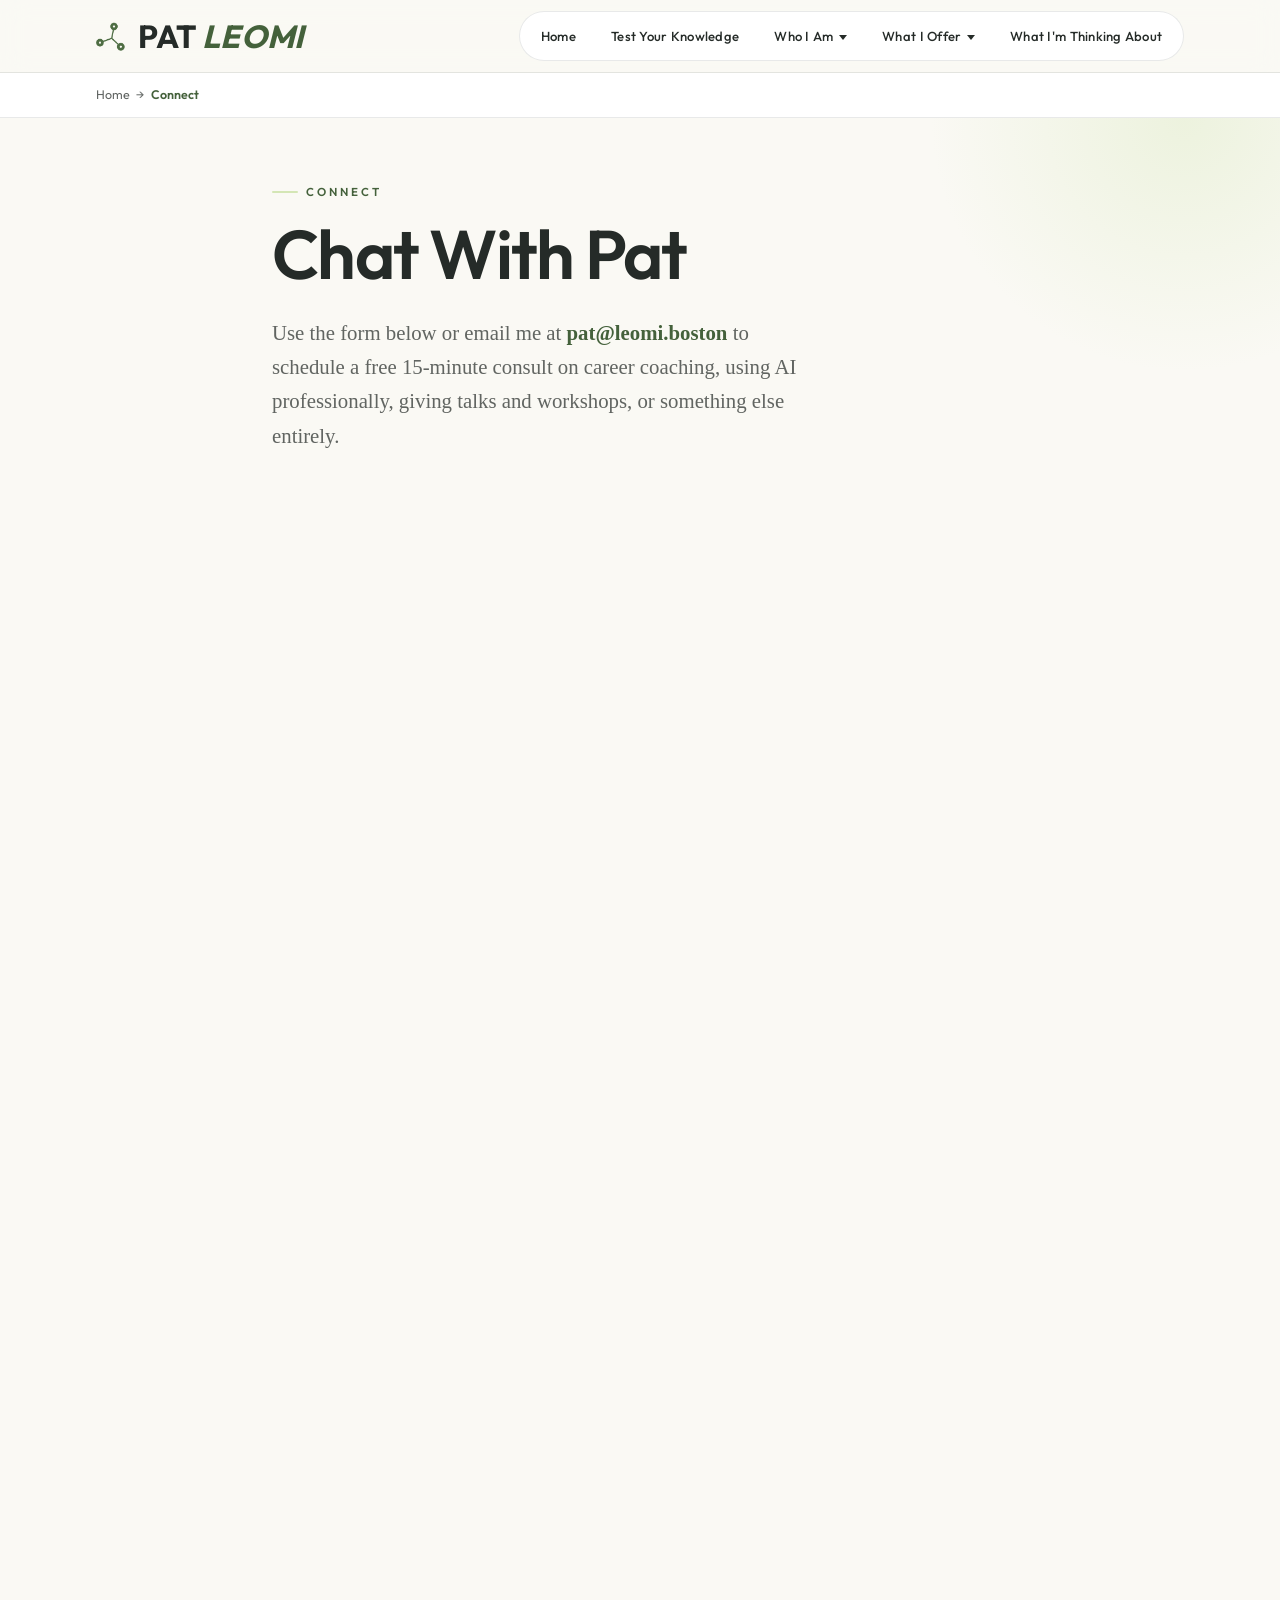
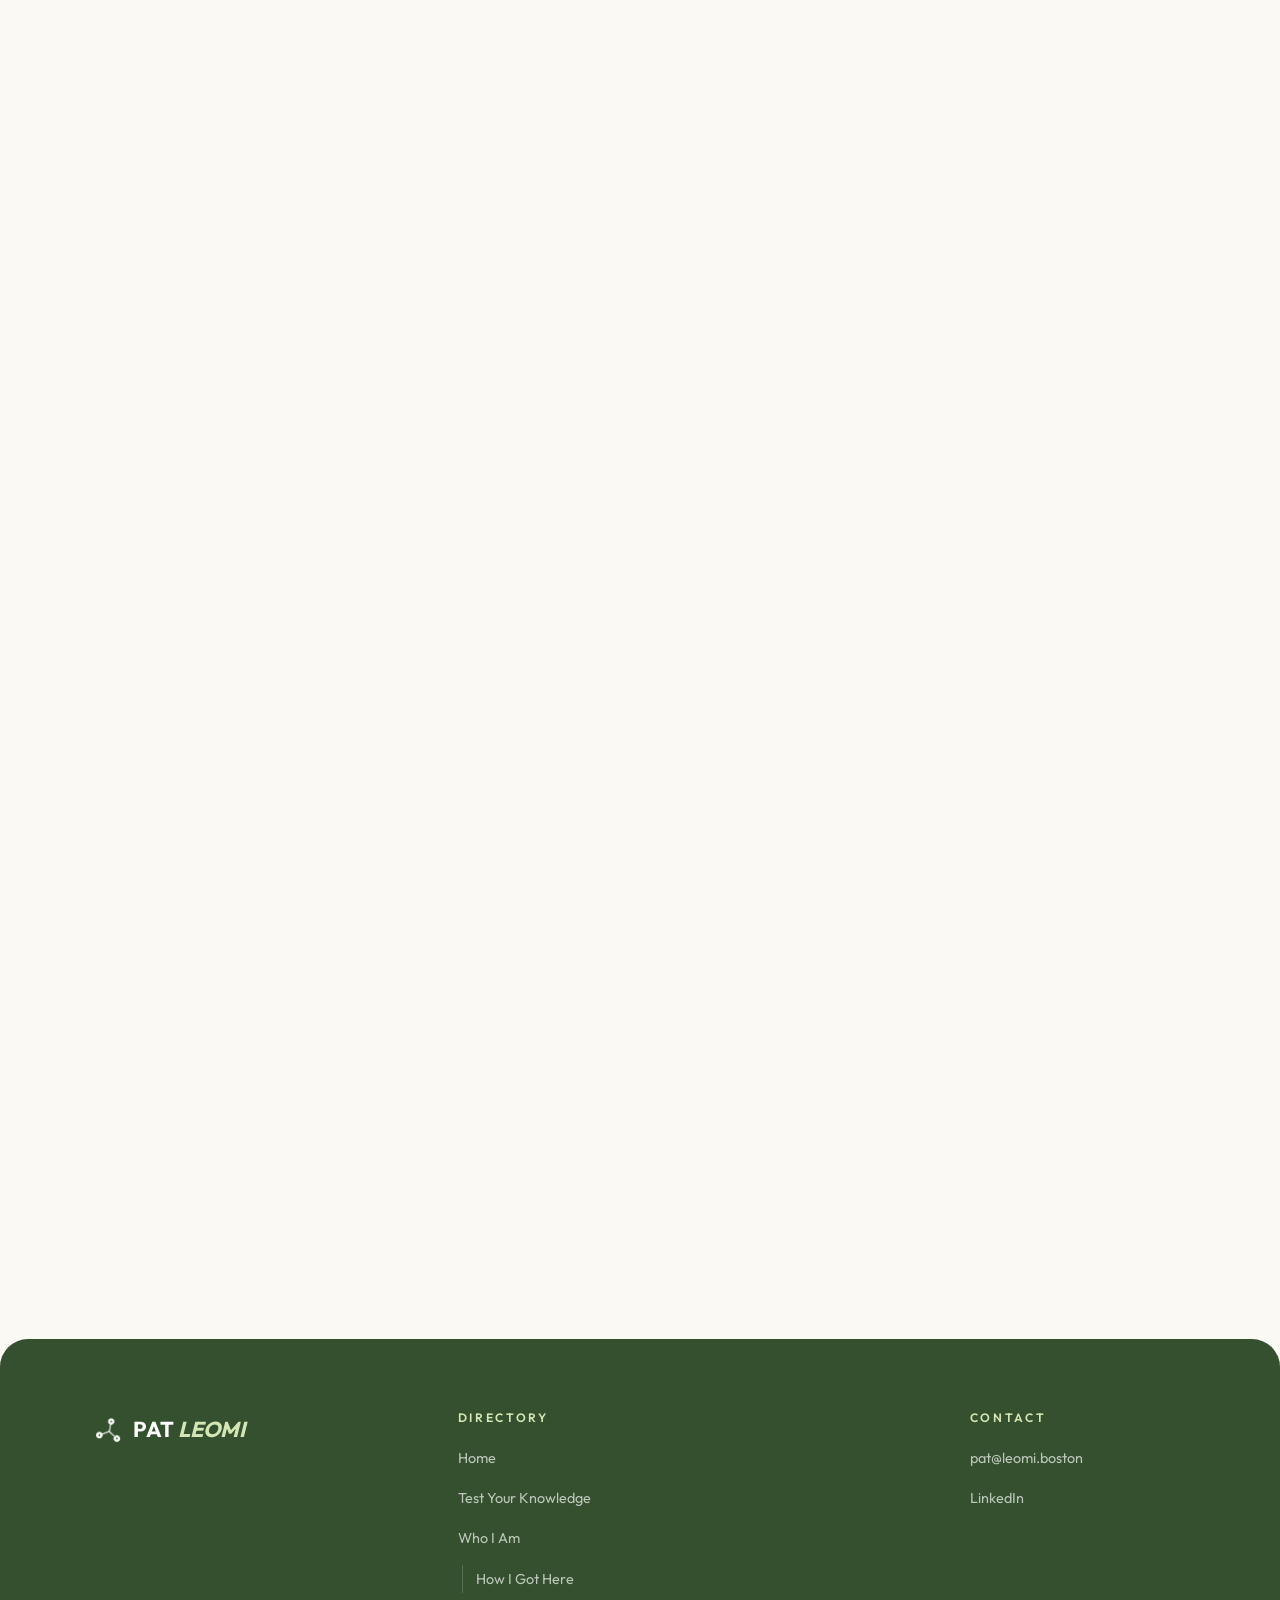
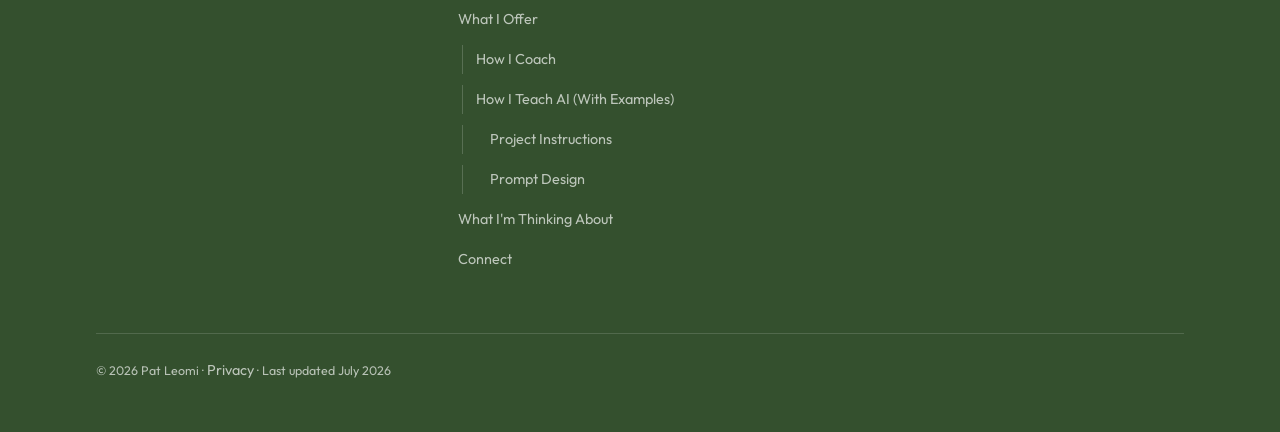
<file: connect.html>
<!DOCTYPE html>
<html lang="en">
<head>
<meta charset="utf-8">
<meta name="viewport" content="width=device-width, initial-scale=1.0">
<title>Connect — Pat Leomi | Communication Coach - For Careers, AI & Beyond</title>
<meta name="description" content="Pat Leomi's connect page. Use the quick form or email him to set up a free 15-minute consult.">
<meta name="robots" content="noai, noimageai">
<link rel="canonical" href="https://leomi.boston/connect.html">
<meta property="og:url" content="https://leomi.boston/connect.html">
<link rel="icon" href="assets/images/site-icon-green.png">
<link rel="apple-touch-icon" href="assets/images/site-icon-green.png">
<link rel="manifest" href="site.webmanifest">
<meta name="theme-color" content="#44613B">
<meta property="og:type" content="website">
<meta property="og:title" content="Connect — Pat Leomi | Communication Coach - For Careers, AI & Beyond">
<meta property="og:description" content="Pat Leomi's connect page. Use the quick form or email him to set up a free 15-minute consult.">
<meta property="og:image" content="https://leomi.boston/assets/images/og-card.png">
<meta property="og:image:width" content="1200">
<meta property="og:image:height" content="630">
<meta property="og:site_name" content="Pat Leomi">
<meta property="og:locale" content="en_US">
<meta name="twitter:card" content="summary_large_image">
<link rel="preload" href="assets/fonts/Outfit/Outfit-VariableFont_wght.ttf" as="font" type="font/ttf" crossorigin>
<link rel="stylesheet" href="assets/css/main.css">
<script src="assets/js/components.js" defer></script>
<script src="assets/js/main.js" defer></script>
<script type="application/ld+json">
{
  "@context": "https://schema.org",
  "@type": "ContactPage",
  "name": "Connect — Pat Leomi",
  "url": "https://leomi.boston/connect.html",
  "about": {
    "@type": "Person",
    "name": "Pat Leomi",
    "email": "mailto:pat@leomi.boston",
    "url": "https://leomi.boston/"
  }
}
</script>
</head>
<body data-page="connect">
<a class="skip-link" href="#main">Skip to content</a>

<!-- ============================================================ -->
<!-- Navigation -->
<!-- ============================================================ -->
<div id="site-nav"></div>
<div id="site-breadcrumbs"></div>

<main id="main">

<!-- ============================================================ -->
<!-- HERO -->
<!-- ============================================================ -->
<section class="hero" id="quiz-hero">
<div class="container narrow">
<span class="eyebrow">Connect</span>
<h1>Chat With Pat</h1>
<p class="lede">Use the form below or email me at <a href="mailto:pat@leomi.boston"><b>pat@leomi.boston</b></a> to schedule a free 15-minute consult on career coaching, using AI professionally, giving talks and workshops, or something else entirely.</p>
</div>
</section>

<!-- ============================================================ -->
<!-- GOOGLE FORM -->
<!-- ============================================================ -->
<section class="section section--flush" id="connect">
<div class="container narrow">

<iframe src="https://docs.google.com/forms/d/e/1FAIpQLSc8A-HgHSi-KLJeHFPW4_Hr_sHoi4WrkxIFv6JRv8WiFKxoTQ/viewform?embedded=true" width="640" height="2310" style="border: 0; margin: 0;" title="Connect with Pat - free 15-minute consult request form">Loading Google Form…</iframe>

</div>
</section>

</main>

<!-- ============================================================ -->
<!-- Footer -->
<!-- ============================================================ -->
<div id="site-footer"></div>

</body>
</html>
</file>
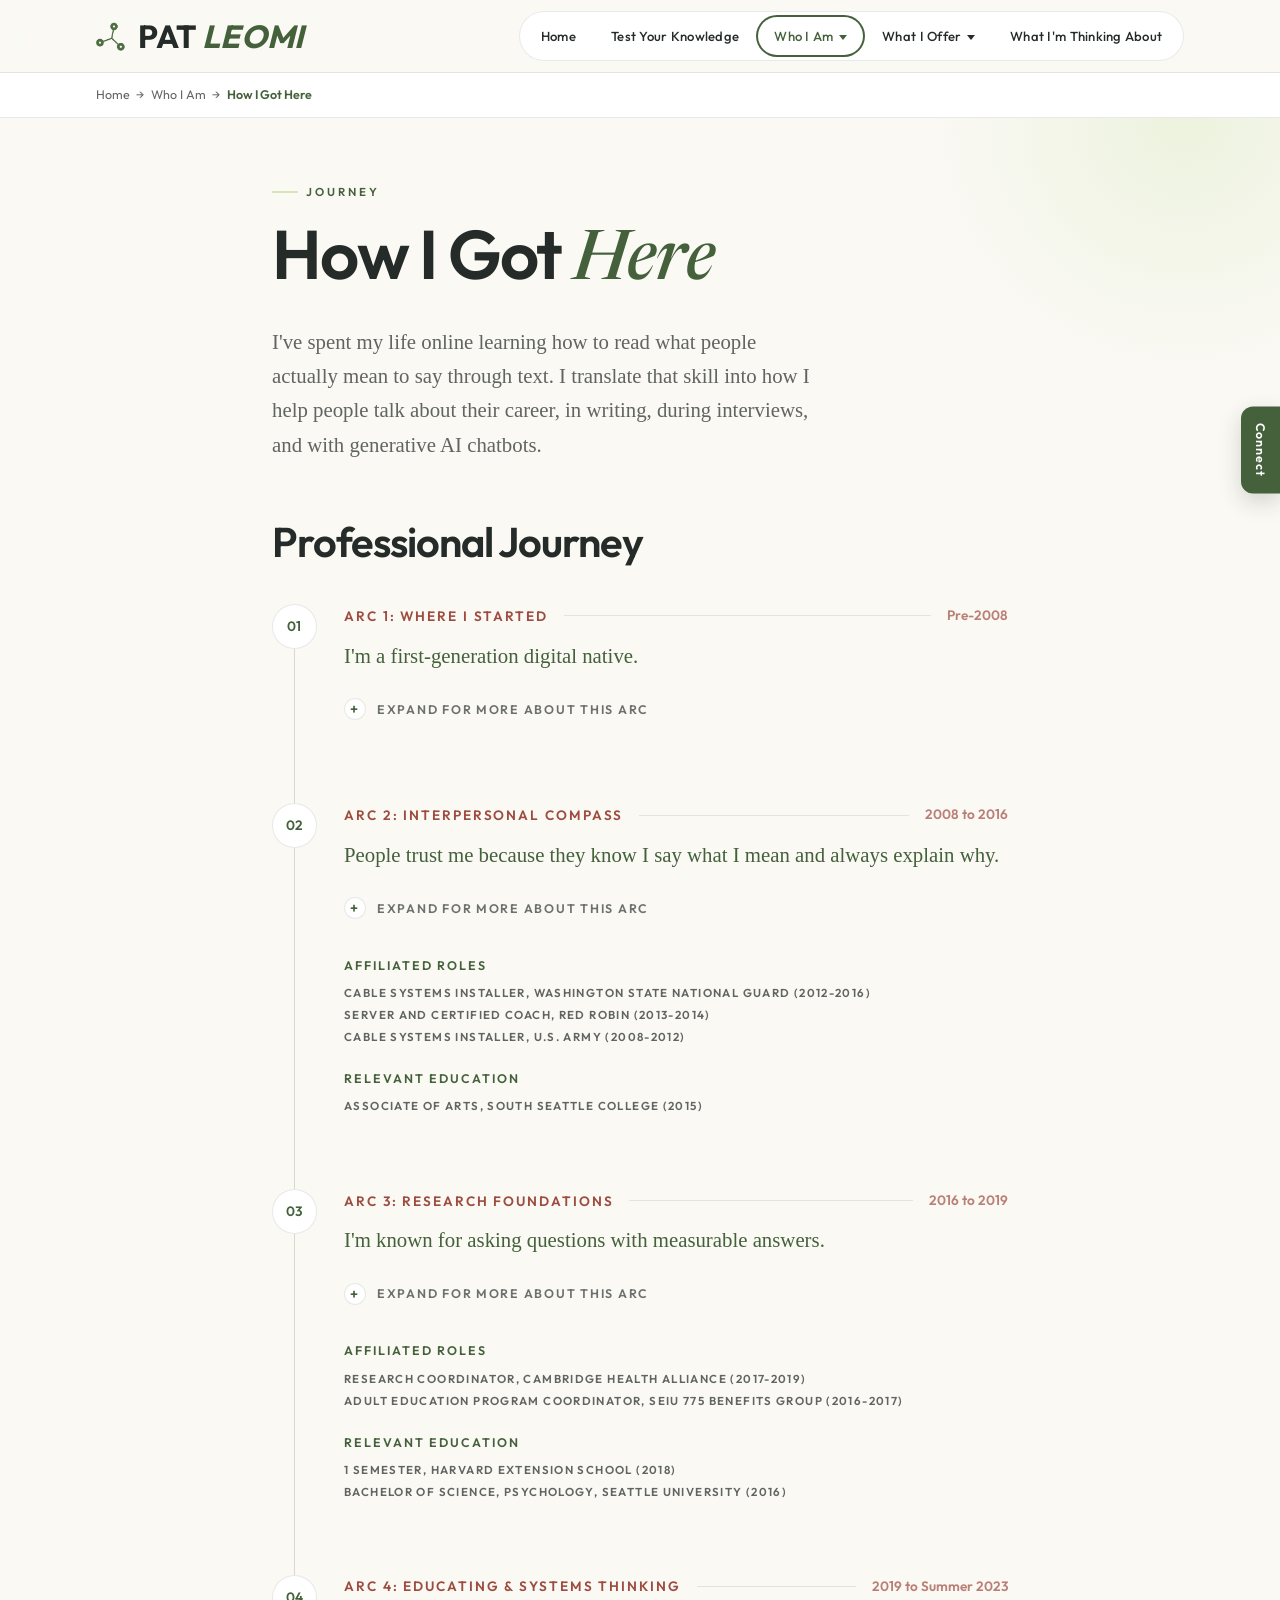
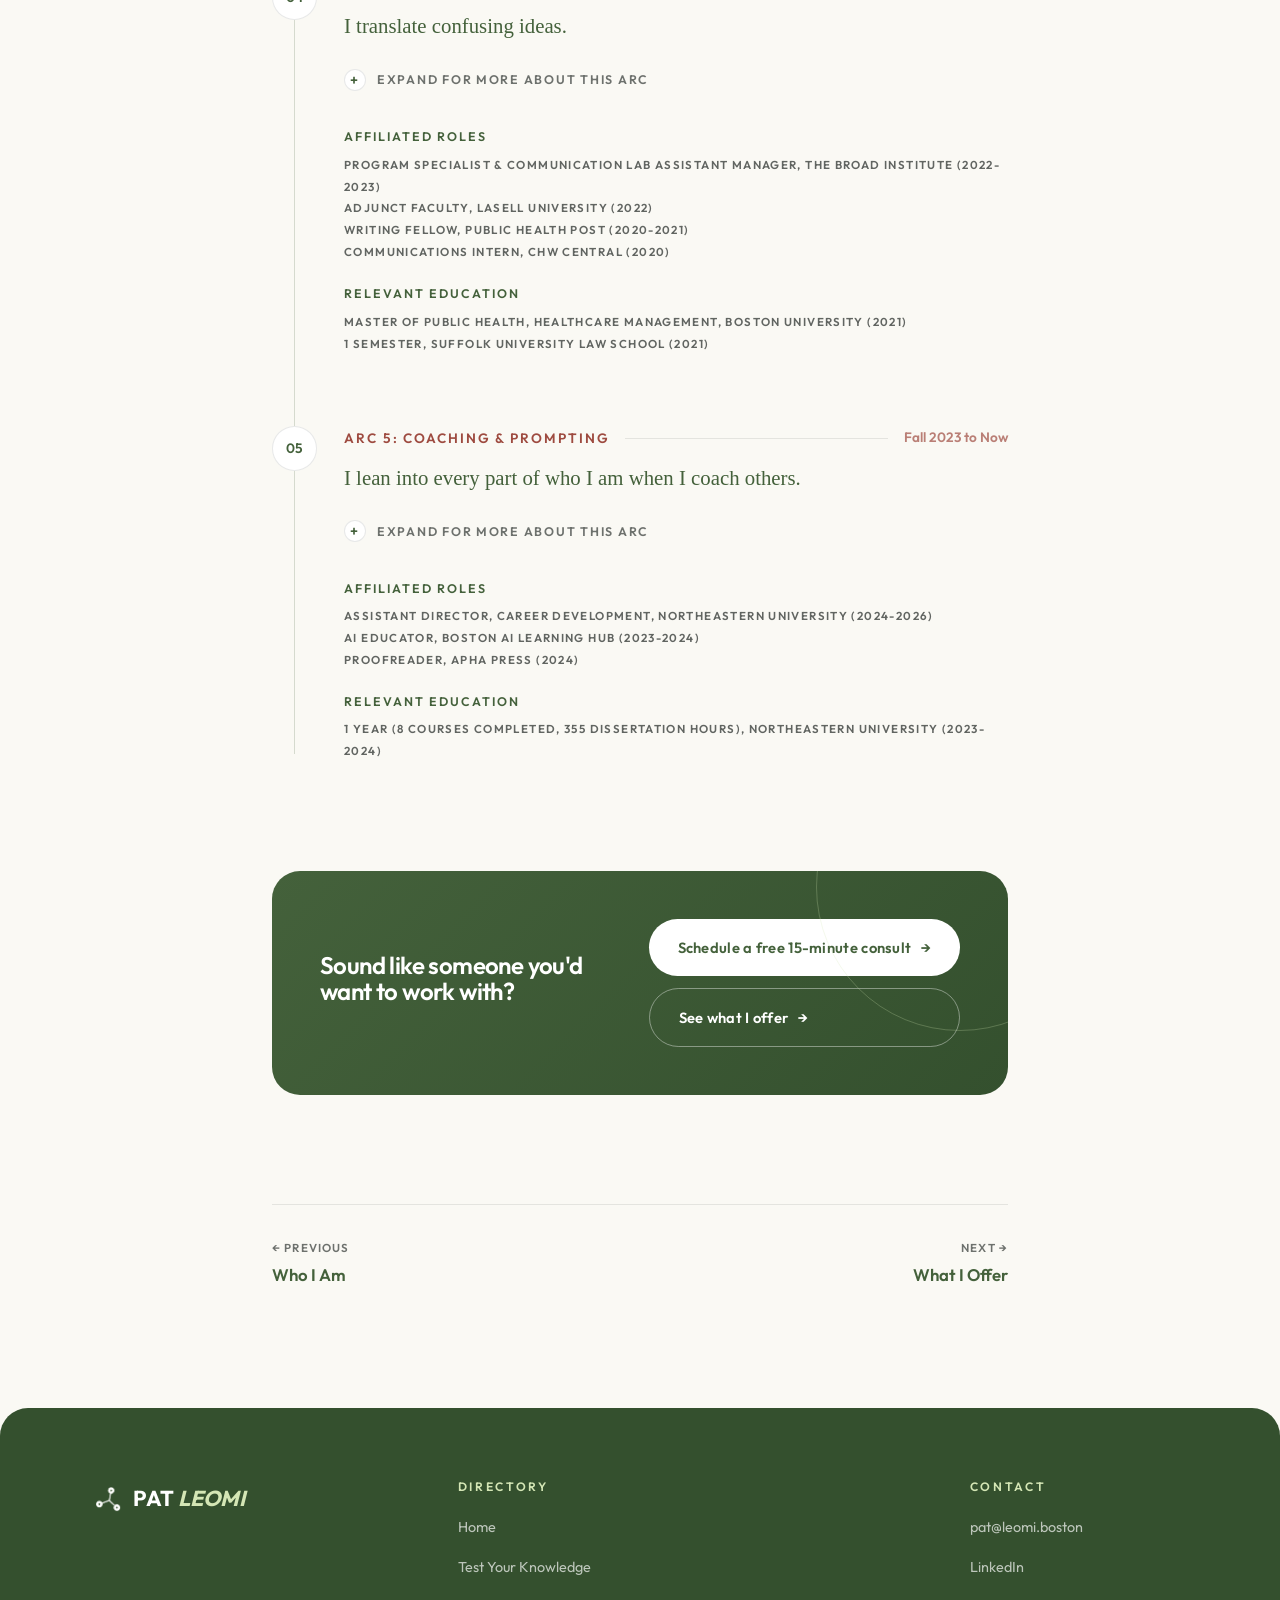
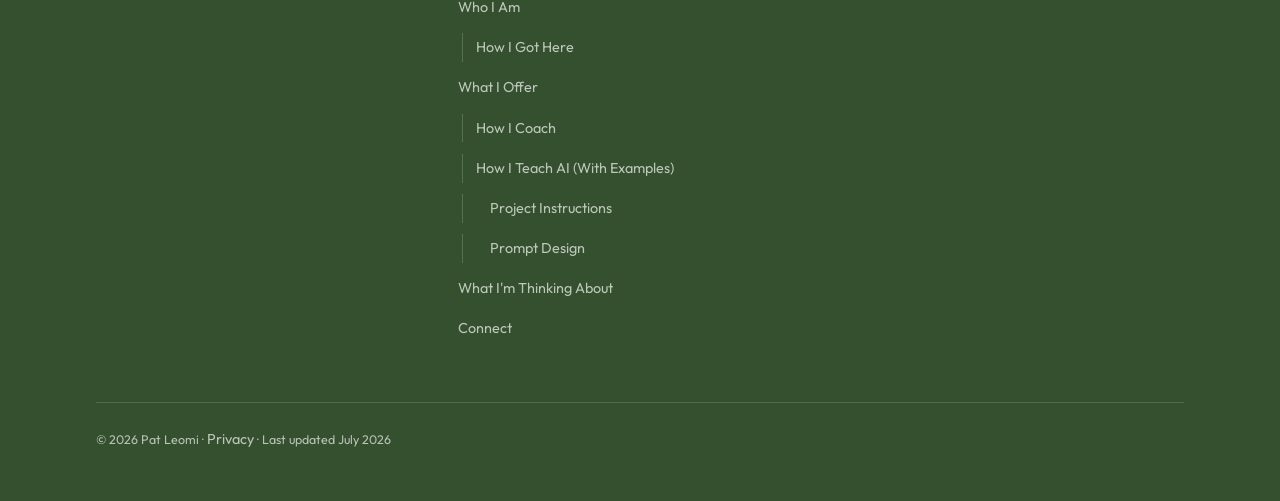
<file: journey.html>
<!DOCTYPE html>
<html lang="en">
<head>
<meta charset="utf-8">
<meta name="viewport" content="width=device-width, initial-scale=1.0">
<title>How I Got Here — Pat Leomi | Communication Coach - For Careers, AI & Beyond</title>
<meta name="description" content="Pat Leomi shares the professional journey that prepared him to coach careers and teach people how to use generative AI.">
<meta name="robots" content="noai, noimageai">
<link rel="canonical" href="https://leomi.boston/journey.html">
<link rel="icon" href="assets/images/site-icon-green.png">
<link rel="apple-touch-icon" href="assets/images/site-icon-green.png">
<link rel="manifest" href="site.webmanifest">
<meta name="theme-color" content="#44613B">
<meta property="og:type" content="profile">
<meta property="og:title" content="How I Got Here — Pat Leomi | Communication Coach - For Careers, AI & Beyond">
<meta property="og:description" content="Pat Leomi shares the professional journey that prepared him to coach careers and teach people how to use generative AI.">
<meta property="og:url" content="https://leomi.boston/journey.html">
<meta property="og:image" content="https://leomi.boston/assets/images/og-card.png">
<meta property="og:image:width" content="1200">
<meta property="og:image:height" content="630">
<meta property="og:site_name" content="Pat Leomi">
<meta property="og:locale" content="en_US">
<meta name="twitter:card" content="summary_large_image">
<link rel="preload" href="assets/fonts/Outfit/Outfit-VariableFont_wght.ttf" as="font" type="font/ttf" crossorigin>
<link rel="stylesheet" href="assets/css/main.css">
<script src="assets/js/components.js" defer></script>
<script src="assets/js/main.js" defer></script>
<script type="application/ld+json">
{
  "@context": "https://schema.org",
  "@type": "ProfilePage",
  "name": "How I Got Here — Pat Leomi",
  "url": "https://leomi.boston/journey.html",
  "about": {
    "@type": "Person",
    "name": "Pat Leomi",
    "jobTitle": "Communication Coach",
    "url": "https://leomi.boston/"
  }
}
</script>
</head>
<body data-page="journey">
<a class="skip-link" href="#main">Skip to content</a>

<!-- ============================================================ -->
<!-- Navigation -->
<!-- ============================================================ -->
<div id="site-nav"></div>
<div id="site-breadcrumbs"></div>

<main id="main">

<!-- ============================================================ -->
<!-- HERO -->
<!-- ============================================================ -->
<section class="hero">
<div class="container narrow">
<p class="eyebrow">Journey</p>
<h1>How I Got <span class="accent-italic">Here</span></h1>
<p class="lede">I've spent my life online learning how to read what people actually mean to say through text. I translate that skill into how I help people talk about their career, in writing, during interviews, and with generative AI chatbots.</p>
</div>
</section>

<!-- ============================================================ -->
<!-- JOURNEY MAP -->
<!-- ============================================================ -->
<section class="section section--flush" aria-labelledby="journey-heading">
<div class="container narrow">
<h2 id="journey-heading" style="margin-bottom: 2.5rem;">Professional Journey</h2>

<div class="timeline">

<!-- ============================================================ -->
<!-- ARC 1: Where I Started (Pre-2008) -->
<!-- ============================================================ -->
<article class="arc" data-no="01" id="era-origin">
<div class="arc-head">
<h3 class="arc-title">Arc 1: Where I Started</h3>
<span class="arc-line"></span>
<span class="arc-dates">Pre-2008</span>
</div>
<p class="arc-thesis">I'm a first-generation digital native.</p>
<button class="acc-btn" aria-expanded="false"><span class="acc-mark" aria-hidden="true"></span>Expand For More About This Arc</button>
<div class="acc-panel">
<h4 class="block-label">My Experience</h4>
<p>I'm not sure who I'd be without technology and the internet. I spent hours by myself as a kid while my parents painted houses in the summer. Dial up internet gave me some of my first real connections to people and the world, and Google gave me a way to teach myself anything I didn't know.</p>
<p>I spent my teens building my social life around understanding how people talk and think in text. I saw the evolution of chat rooms to instant messengers to MySpace and Facebook, and through T9 to Smartphones. My social life depended on learning how to be visible in a digital space. It made me a more critical reader. I learned to always look for what people weren't saying just as much as what they were.
</p>
<h4 class="block-label">Impact on My Coaching</h4>
<p>When we talk about your career, I'm always trying to understand what you're saying in the context of what I know about you so far. Being a digital native taught me that. I think about whether what you say matches what I think you mean, and then redirect us toward that. This same thinking can help you communicate with AI tools more clearly.</p>
</div>
</article>

<!-- ============================================================ -->
<!-- ARC 2: Interpersonal Compass (2008-2016) -->
<!-- ============================================================ -->
<article class="arc" data-no="02" id="era-leadership">
<div class="arc-head">
<h3 class="arc-title">Arc 2: Interpersonal Compass</h3>
<span class="arc-line"></span>
<span class="arc-dates">2008 to 2016</span>
</div>
<p class="arc-thesis">People trust me because they know I say what I mean and always explain why.</p>
<button class="acc-btn" aria-expanded="false"><span class="acc-mark" aria-hidden="true"></span>Expand For More About This Arc</button>
<div class="acc-panel">
<h4 class="block-label">My Experience</h4>
<p>I joined the Army at 18 under a high-risk contract committing me to four years active duty on combat-deployable teams with no option to finish in the inactive reserves. I spent time in Germany, Iraq, and Arizona before going back to Washington State for the final four years in the National Guard.</p>
<p>Having social democratic values in the military usually means either assimilating or risking alienation. I chose another path. I engaged people, asked difficult questions directly, confronted others when I thought they were wrong, and talked them through why I thought that way. I built relationships not because I changed minds but because I showed other people I was consistently authentic.</p>
<p>Being in the Army also refined my thinking as a digital native. I joined the Signal Corps as a cable installer, where my job was obsolete by the time I landed at my first duty station. To maintain relevance, I learned about IT networking and troubleshooting technology so that I could support a help desk. I refined my help desk skills during the Guard while I also worked in a restaurant training other servers.</p>

<h4 class="block-label">Impact on My Coaching</h4>
<p>You won't walk away from our conversations wondering if I meant what I said or if I'm just trying to make you feel confident. I'll help you build that confidence through honesty, telling you what seems to be working and what isn't, so that you'll always have a clear direction at the end of every conversation. If you leave unsure, I'm not doing my job.</p>
<p>Working on a help desk and waiting tables helped me understand that the problems you might be having might not be the problems that you think they are. Naming observations directly lets us figure out what the real problem is. Whether that's you incorrectly blaming your resume or the AI you're trying to use, we'll talk until we figure out what might actually be driving the problem.</p>

</div>
<div class="arc-meta">
<span class="meta-label">Affiliated Roles</span>
<span class="meta-item">Cable Systems Installer, Washington State National Guard (2012-2016)</span>
<span class="meta-item">Server and Certified Coach, Red Robin (2013-2014)</span>
<span class="meta-item">Cable Systems Installer, U.S. Army (2008-2012)</span>
<span class="meta-label">Relevant Education</span>
<span class="meta-item">Associate of Arts, South Seattle College (2015)</span>
</div>
</article>

<!-- ============================================================ -->
<!-- ARC 3: Research Foundations (2016-2019) -->
<!-- ============================================================ -->
<article class="arc" data-no="03" id="era-research">
<div class="arc-head">
<h3 class="arc-title">Arc 3: Research Foundations</h3>
<span class="arc-line"></span>
<span class="arc-dates">2016 to 2019</span>
</div>
<p class="arc-thesis">I'm known for asking questions with measurable answers.</p>
<button class="acc-btn" aria-expanded="false"><span class="acc-mark" aria-hidden="true"></span>Expand For More About This Arc</button>
<div class="acc-panel">
<h4 class="block-label">My Experience</h4>
<p>I earned two promotions in my first professional job by automating the most time consuming parts. Both times, I asked about whether the limitations of our work were the processes themselves or the assumptions the humans behind them were making. My military experience gave me the foundation to ask those questions, but my undergrad years in psychology helped me measure the results and my time as a researcher let me be systematic about it. I read dozens of studies to operationalize a research question and measure how it showed up in other studies, and I spent a few years translating science for the public.</p>
<p>Being a researcher also introduced me to programming logic. I helped update an assessment tool to match changes to its mental health diagnostic criteria by tracing the old logic and revising it so that a programmer could implement the changes.</p>

<h4 class="block-label">Impact on My Coaching</h4>
<p>We need to be able to measure your problem to know what success looks like. If we can't, how will you know when you've met your goals? Being clear about what you need allows you to be more systematic, enabling you to test if strategies are serving you rather than assume they're working without exploring if they actually do. This same thinking lends itself to how you use AI. You'll find the outcomes much more relevant and tailored when you're clear about what you actually expect to happen.</p>
</div>
<div class="arc-meta">
<span class="meta-label">Affiliated Roles</span>
<span class="meta-item">Research Coordinator, Cambridge Health Alliance (2017-2019)</span>
<span class="meta-item">Adult Education Program Coordinator, SEIU 775 Benefits Group (2016-2017)</span>
<span class="meta-label">Relevant Education</span>
<span class="meta-item">1 Semester, Harvard Extension School (2018)</span>
<span class="meta-item">Bachelor of Science, Psychology, Seattle University (2016)</span>
</div>
</article>

<!-- ============================================================ -->
<!-- ARC 4: Educating & Systems Thinking (2019–Summer 2023) -->
<!-- ============================================================ -->
<article class="arc" data-no="04" id="era-science-writing">
<div class="arc-head">
<h3 class="arc-title">Arc 4: Educating &amp; Systems Thinking</h3>
<span class="arc-line"></span>
<span class="arc-dates">2019 to Summer 2023</span>
</div>
<p class="arc-thesis">I translate confusing ideas.</p>
<button class="acc-btn" aria-expanded="false"><span class="acc-mark" aria-hidden="true"></span>Expand For More About This Arc</button>
<div class="acc-panel">
<h4 class="block-label">My Experience</h4>
<p>I earned a Master of Public Health during the pandemic at a time when the federal government was actively denying my field's existence. Most people want to do the things that help them. What gets in their way is an abundance of misinformation and misplaced messaging. I learned how to reduce those barriers during a writing fellowship where my sole responsibility was finding new research and communicating what people need to know about it from a health perspective. I realized that the key skill people need to develop is translating what they know in a way other people can understand.</p>
<p>When I became a psychology instructor for a semester, I taught this skill. I built a semester project around teaching students how to teach other people about psychology. Around the same time, I took on a role in a Communication Lab designing and running sessions for life scientists on elevator pitches, research presentations, and application development, all centered around that idea of translation.</p>

<h4 class="block-label">Impact on My Coaching</h4>
<p>I've taught for long enough to know that I can't just give you something and assume it works. The hardest part of learning is learning from someone who's an ineffective teacher. I work to make everything I do as accessible as possible, so that your only barrier to learning is the complexity of the material itself. I check in frequently to probe for different ways I can adapt instruction, and I want to know the real answer.</p>
<p>What I'm doing here is leading by example. I need you to learn this same skill. You might have incredible experiences, but those experiences are meaningless if you can't communicate them to an AI or a hiring manager in a way that gives them the information they need. You can't get there if you're not open to continuous growth.</p>

</div>
<div class="arc-meta">
<span class="meta-label">Affiliated Roles</span>
<span class="meta-item">Program Specialist & Communication Lab Assistant Manager, The Broad Institute (2022-2023)</span>
<span class="meta-item">Adjunct Faculty, Lasell University (2022)</span>
<span class="meta-item">Writing Fellow, Public Health Post (2020-2021)</span>
<span class="meta-item">Communications Intern, CHW Central (2020)</span>
<span class="meta-label">Relevant Education</span>
<span class="meta-item">Master of Public Health, Healthcare Management, Boston University (2021)</span>
<span class="meta-item">1 Semester, Suffolk University Law School (2021)</span>
</div>
</article>

<!-- ============================================================ -->
<!-- ARC 5: Coaching & Prompting (Fall 2023–Now) -->
<!-- ============================================================ -->
<article class="arc" data-no="05" id="era-presentation">
<div class="arc-head">
<h3 class="arc-title">Arc 5: Coaching & Prompting</h3>
<span class="arc-line"></span>
<span class="arc-dates">Fall 2023 to Now</span>
</div>
<p class="arc-thesis">I lean into every part of who I am when I coach others.</p>
<button class="acc-btn" aria-expanded="false"><span class="acc-mark" aria-hidden="true"></span>Expand For More About This Arc</button>
<div class="acc-panel">
<h4 class="block-label">My Experience</h4>
<p>Learning how to talk to generative AI became my first real hobby in 2023. It merged a lifetime of thinking in digital voice, overcoming communication obstacles, and asking deep questions, all with an audience that has the time and patience to let me practice endlessly.</p>
<p>I first started using these tools when I applied to a Doctor of Education program. ChatGPT showed me an example of something I couldn't find online, and I've been glued to it ever since. I took a year of courses in that program, studying workplace learning to understand how to teach generative AI. I left when I started working for Northeastern University's Career Development office and realized that I could learn more through applied daily practice than in the program.</p>
<p>My time at Northeastern refined my teaching and coaching style. I spent countless hours both at work and home thinking through how job seekers could benefit from generative AI. I built a workshop series around it and constantly reflected on what teaching AI really means. My name traveled through word of mouth, leading to invitations to give talks across the university for students, staff, and faculty. I also served as an AI Champion, contributing best practices to their AI Working Group. I now bring all of it into my own private practice.</p>
<h4 class="block-label">Impact on My Coaching</h4>
<p>Everything here builds toward the same message. As a communication coach, I ask the questions that we can measure to see if any of our conversations are truly actionable. I help you translate the complicated parts of your career so that employers believe you when you say you're relevant. I'm consistently direct, so that you trust that what I'm saying is real. I read you for the voice behind the voice. These skills are the same skills that make someone effective at using generative AI, because using AI well depends on communicating clearly enough that something useful happens.</p>
<p>You're always in control of how much we talk about using AI in your career. My goal is to help you get clarity, regardless of how we get there. Then I'll teach you how to maintain that clarity throughout your career, so that you can keep growing after our sessions end.</p>
</div>
<div class="arc-meta">
<span class="meta-label">Affiliated Roles</span>
<span class="meta-item">Assistant Director, Career Development, Northeastern University (2024-2026)</span>
<span class="meta-item">AI Educator, Boston AI Learning Hub (2023-2024)</span>
<span class="meta-item">Proofreader, APHA Press (2024)</span>
<span class="meta-label">Relevant Education</span>
<span class="meta-item">1 year (8 courses completed, 355 dissertation hours), Northeastern University (2023-2024)</span>
</div>
</article>

</div>
</div>
</section>

<!-- ============================================================ -->
<!-- CALL TO ACTION -->
<!-- ============================================================ -->
<section class="section section--flush">
<div class="container narrow">
<div class="cta-banner">
<div>
<h3>Sound like someone you'd want to work with?</h3>
</div>
<div class="cta-actions">
<a class="btn btn--light" href="connect.html">Schedule a free 15-minute consult</a>
<a class="btn btn--ghost" href="services.html">See what I offer</a>
</div>
</div>
</div>
</section>

<!-- ============================================================ -->
<!-- Page Turner -->
<!-- ============================================================ -->

<section class="section section--flush">
<div class="container narrow">
<nav class="page-turn" aria-label="Keep reading">
<a class="page-turn-link" href="about.html"><span class="page-turn-dir">← Previous</span><span class="page-turn-label">Who I Am</span></a>
<a class="page-turn-link page-turn-link--next" href="services.html"><span class="page-turn-dir">Next →</span><span class="page-turn-label">What I Offer</span></a>
</nav>
</div>
</section>

</main>

<!-- ============================================================ -->
<!-- Footer -->
<!-- ============================================================ -->
<div id="site-footer"></div>

</body>
</html>
</file>
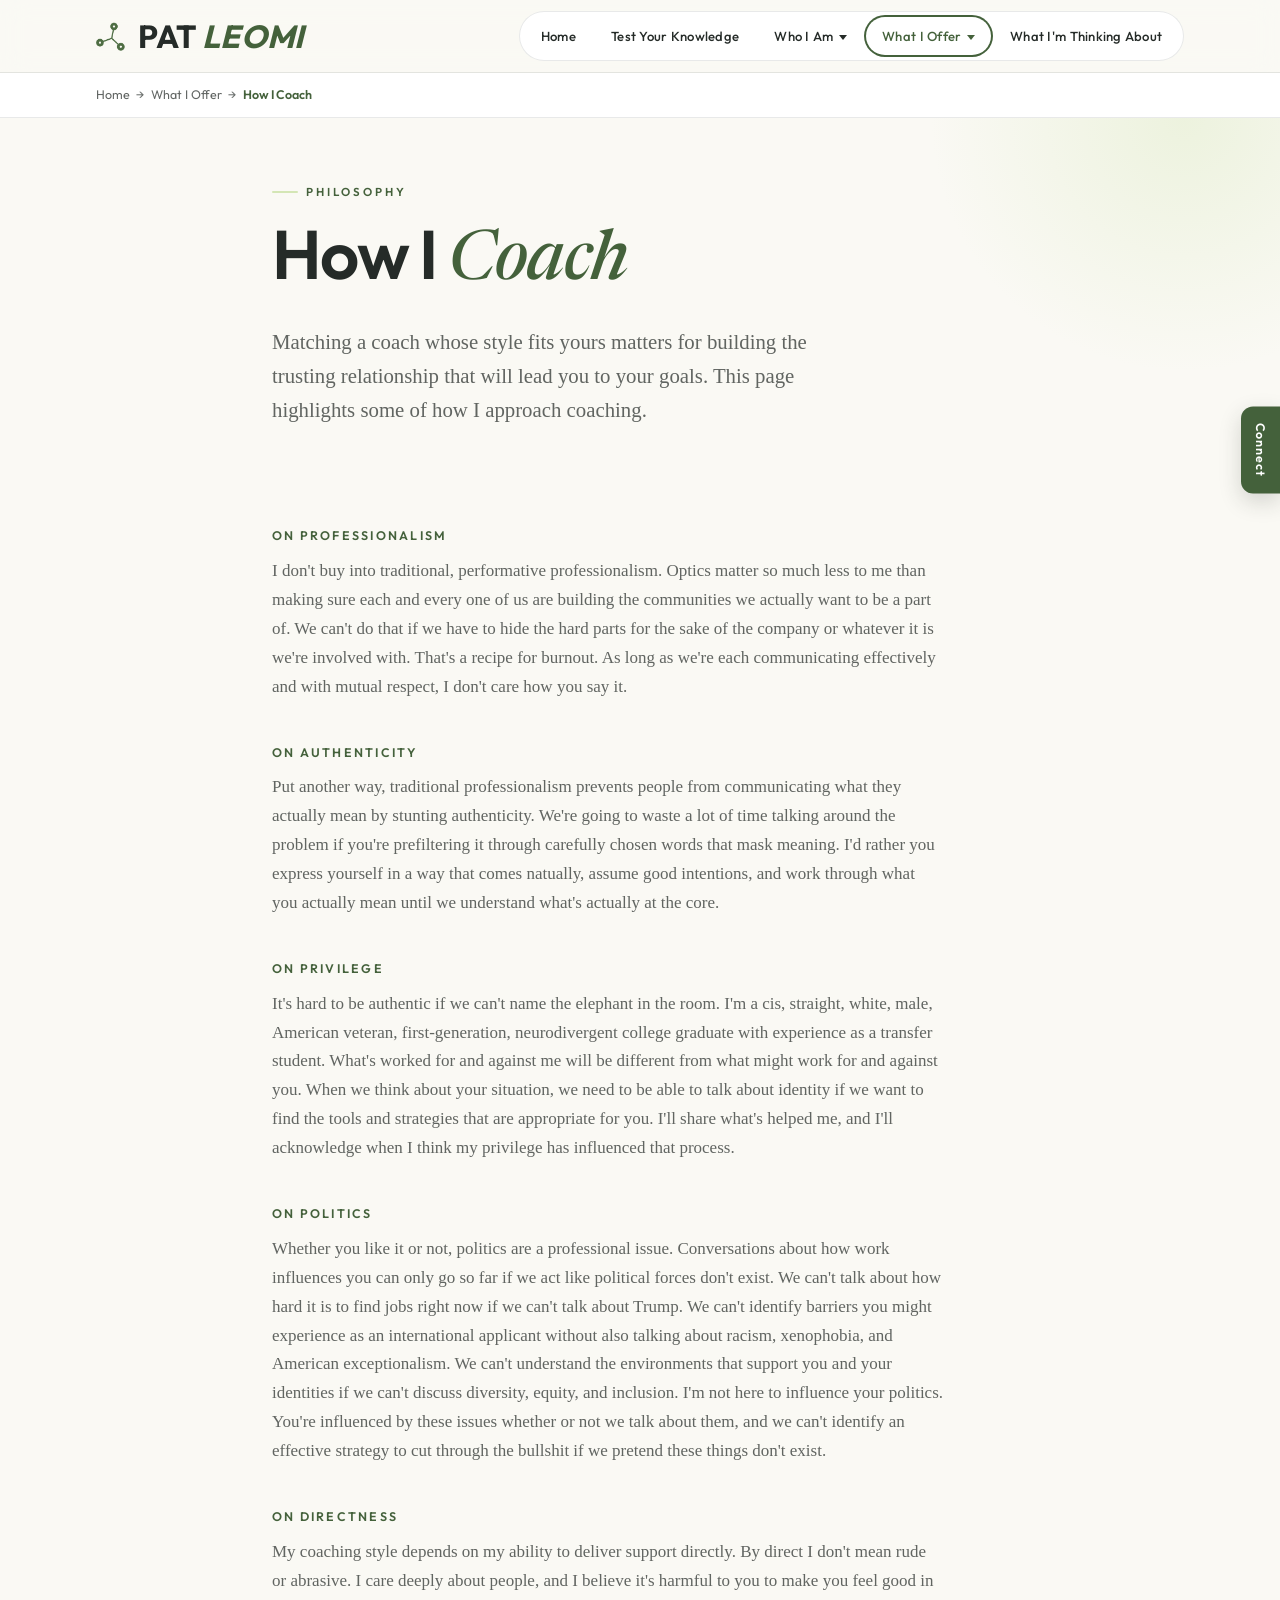
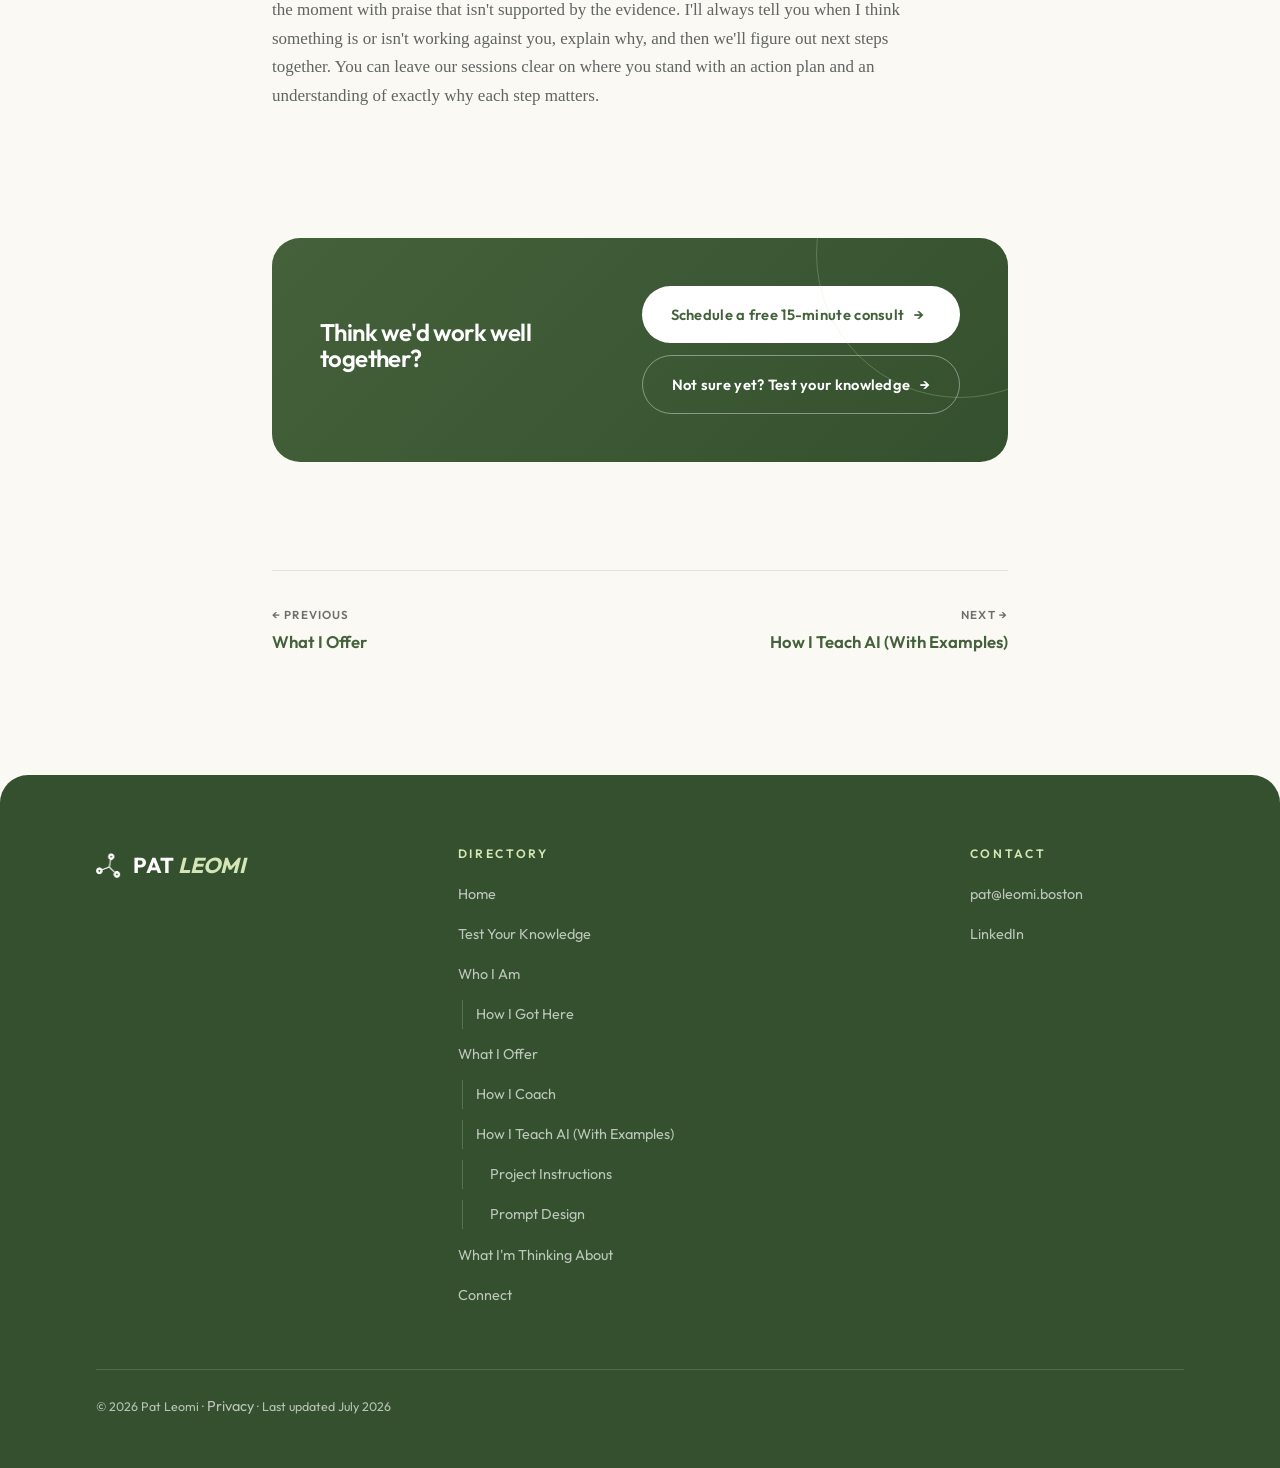
<file: philosophy.html>
<!DOCTYPE html>
<html lang="en">
<head>
<meta charset="utf-8">
<meta name="viewport" content="width=device-width, initial-scale=1.0">
<title>How I Coach — Pat Leomi | Communication Coach - For Careers, AI & Beyond</title>
<meta name="description" content="Pat Leomi explains the coaching philosophies behind his work and how he partners with clients on their careers.">
<meta name="robots" content="noai, noimageai">
<link rel="canonical" href="https://leomi.boston/philosophy.html">
<link rel="icon" href="assets/images/site-icon-green.png">
<link rel="apple-touch-icon" href="assets/images/site-icon-green.png">
<link rel="manifest" href="site.webmanifest">
<meta name="theme-color" content="#44613B">
<meta property="og:type" content="article">
<meta property="og:title" content="How I Coach — Pat Leomi | Communication Coach - For Careers, AI & Beyond">
<meta property="og:description" content="Pat Leomi explains the coaching philosophies behind his work and how he partners with clients on their careers.">
<meta property="og:url" content="https://leomi.boston/philosophy.html">
<meta property="og:image" content="https://leomi.boston/assets/images/og-card.png">
<meta property="og:image:width" content="1200">
<meta property="og:image:height" content="630">
<meta property="og:site_name" content="Pat Leomi">
<meta property="og:locale" content="en_US">
<meta name="twitter:card" content="summary_large_image">
<link rel="preload" href="assets/fonts/Outfit/Outfit-VariableFont_wght.ttf" as="font" type="font/ttf" crossorigin>
<link rel="stylesheet" href="assets/css/main.css">
<script src="assets/js/components.js" defer></script>
<script src="assets/js/main.js" defer></script>
<script type="application/ld+json">
{
  "@context": "https://schema.org",
  "@type": "Article",
  "headline": "How I Coach",
  "url": "https://leomi.boston/philosophy.html",
  "author": {
    "@type": "Person",
    "name": "Pat Leomi",
    "url": "https://leomi.boston/"
  }
}
</script>
</head>
<body data-page="philosophy">
<a class="skip-link" href="#main">Skip to content</a>

<!-- ============================================================ -->
<!-- Navigation -->
<!-- ============================================================ -->
<div id="site-nav"></div>
<div id="site-breadcrumbs"></div>

<main id="main">

<!-- ============================================================ -->
<!-- HERO -->
<!-- ============================================================ -->

<section class="hero">
<div class="container narrow">
<span class="eyebrow">Philosophy</span>
<h1>How I <span class="accent-italic">Coach</span></h1>
<p class="lede">Matching a coach whose style fits yours matters for building the trusting relationship that will lead you to your goals. This page highlights some of how I approach coaching.</p>
</div>
</section>

<section class="section section--flush">
<div class="container narrow">
<div class="prose">

<h2><span class="topic-label">On Professionalism</span></h2>
<p>I don't buy into traditional, performative professionalism. Optics matter so much less to me than making sure each and every one of us are building the communities we actually want to be a part of. We can't do that if we have to hide the hard parts for the sake of the company or whatever it is we're involved with. That's a recipe for burnout. As long as we're each communicating effectively and with mutual respect, I don't care how you say it.</p>

<h2><span class="topic-label">On Authenticity</span></h2>
<p>Put another way, traditional professionalism prevents people from communicating what they actually mean by stunting authenticity. We're going to waste a lot of time talking around the problem if you're prefiltering it through carefully chosen words that mask meaning. I'd rather you express yourself in a way that comes natually, assume good intentions, and work through what you actually mean until we understand what's actually at the core.</p>

<h2><span class="topic-label">On Privilege</span></h2>
<p>It's hard to be authentic if we can't name the elephant in the room. I'm a cis, straight, white, male, American veteran, first-generation, neurodivergent college graduate with experience as a transfer student. What's worked for and against me will be different from what might work for and against you. When we think about your situation, we need to be able to talk about identity if we want to find the tools and strategies that are appropriate for you. I'll share what's helped me, and I'll acknowledge when I think my privilege has influenced that process.</p>

<h2><span class="topic-label">On Politics</span></h2>
<p>Whether you like it or not, politics are a professional issue. Conversations about how work influences you can only go so far if we act like political forces don't exist. We can't talk about how hard it is to find jobs right now if we can't talk about Trump. We can't identify barriers you might experience as an international applicant without also talking about racism, xenophobia, and American exceptionalism. We can't understand the environments that support you and your identities if we can't discuss diversity, equity, and inclusion. I'm not here to influence your politics. You're influenced by these issues whether or not we talk about them, and we can't identify an effective strategy to cut through the bullshit if we pretend these things don't exist.

<h2><span class="topic-label">On Directness</span></h2>
<p>My coaching style depends on my ability to deliver support directly. By direct I don't mean rude or abrasive. I care deeply about people, and I believe it's harmful to you to make you feel good in the moment with praise that isn't supported by the evidence. I'll always tell you when I think something is or isn't working against you, explain why, and then we'll figure out next steps together. You can leave our sessions clear on where you stand with an action plan and an understanding of exactly why each step matters.</p>

</div>

</div>
</section>

<!-- ============================================================ -->
<!-- CALL TO ACTION -->
<!-- ============================================================ -->
<section class="section section--flush">
<div class="container narrow">
<div class="cta-banner">
<div>
<h3>Think we'd work well together?</h3>
</div>
<div class="cta-actions">
<a class="btn btn--light" href="connect.html">Schedule a free 15-minute consult</a>
<a class="btn btn--ghost" href="test.html">Not sure yet? Test your knowledge</a>
</div>
</div>
</div>
</section>

<!-- ============================================================ -->
<!-- PAGE TURN -->
<!-- ============================================================ -->
<section class="section section--flush">
<div class="container narrow">
<nav class="page-turn" aria-label="Keep reading">
<a class="page-turn-link" href="services.html"><span class="page-turn-dir">← Previous</span><span class="page-turn-label">What I Offer</span></a>
<a class="page-turn-link page-turn-link--next" href="approach.html"><span class="page-turn-dir">Next →</span><span class="page-turn-label">How I Teach AI (With Examples)</span></a>
</nav>
</div>
</section>

</main>

<!-- ============================================================ -->
<!-- Footer -->
<!-- ============================================================ -->
<div id="site-footer"></div>

</body>
</html>
</file>
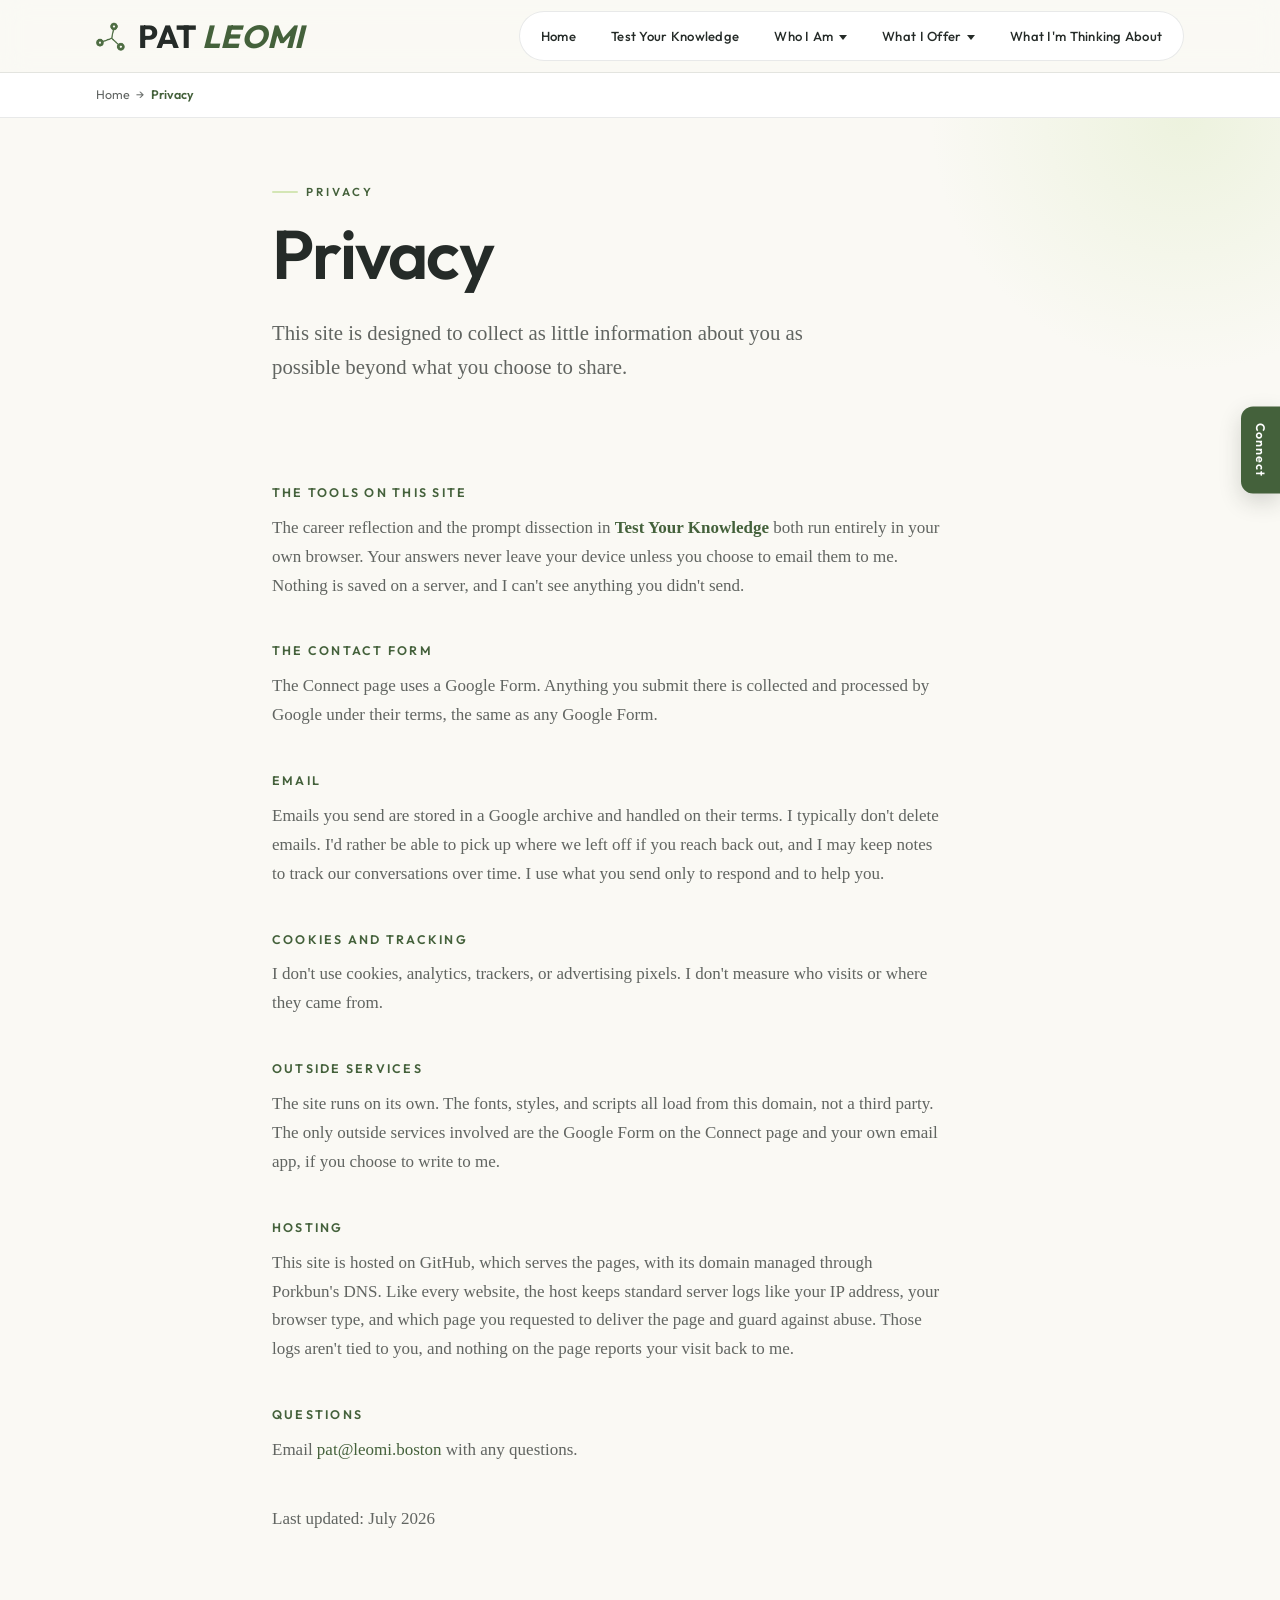
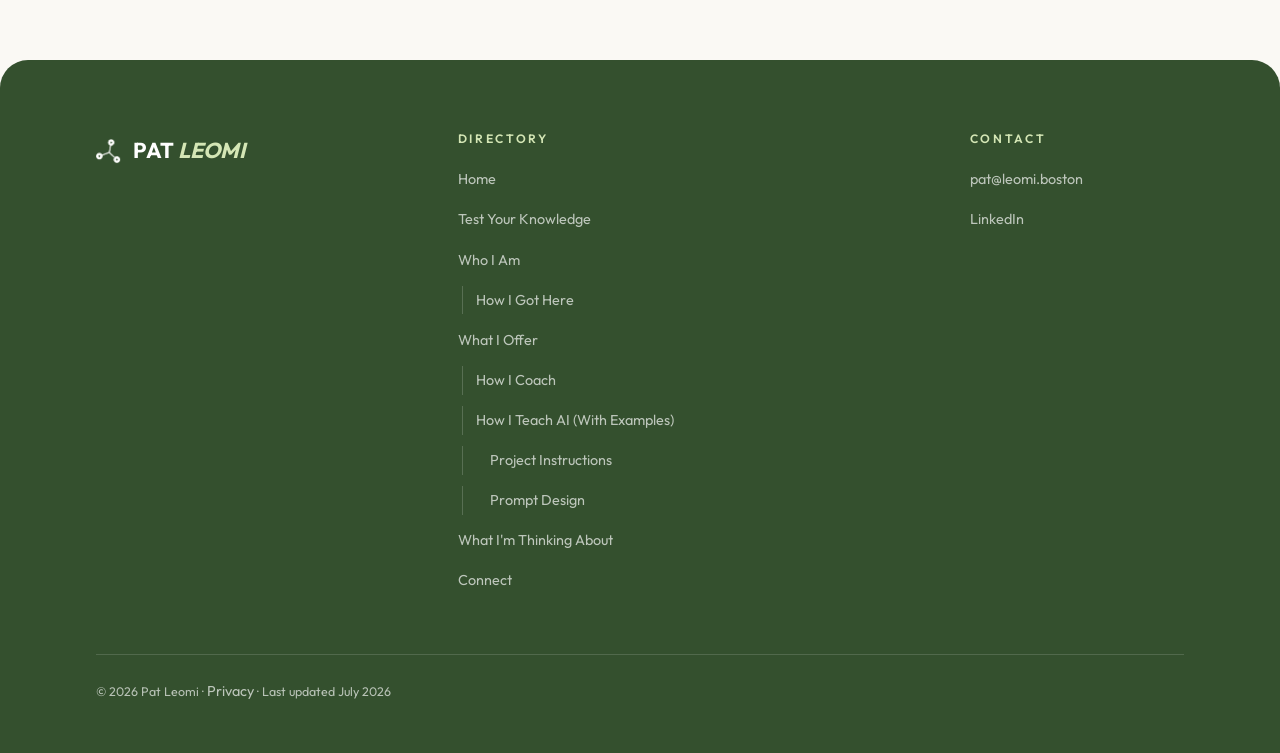
<file: privacy.html>
<!DOCTYPE html>
<html lang="en">
<head>
<meta charset="utf-8">
<meta name="viewport" content="width=device-width, initial-scale=1.0">
<title>Privacy — Pat Leomi | Communication Coach - For Careers, AI & Beyond</title>
<meta name="description" content="Pat Leomi's plain-language privacy note: what this site collects, what it doesn't, and how your messages are handled.">
<meta name="robots" content="noai, noimageai">
<link rel="canonical" href="https://leomi.boston/privacy.html">
<link rel="icon" href="assets/images/site-icon-green.png">
<link rel="apple-touch-icon" href="assets/images/site-icon-green.png">
<link rel="manifest" href="site.webmanifest">
<meta name="theme-color" content="#44613B">
<meta property="og:type" content="website">
<meta property="og:title" content="Privacy — Pat Leomi | Communication Coach - For Careers, AI & Beyond">
<meta property="og:description" content="Pat Leomi's plain-language privacy note: what this site collects, what it doesn't, and how your messages are handled.">
<meta property="og:url" content="https://leomi.boston/privacy.html">
<meta property="og:image" content="https://leomi.boston/assets/images/og-card.png">
<meta property="og:image:width" content="1200">
<meta property="og:image:height" content="630">
<meta property="og:site_name" content="Pat Leomi">
<meta property="og:locale" content="en_US">
<meta name="twitter:card" content="summary_large_image">
<link rel="preload" href="assets/fonts/Outfit/Outfit-VariableFont_wght.ttf" as="font" type="font/ttf" crossorigin>
<link rel="stylesheet" href="assets/css/main.css">
<script src="assets/js/components.js" defer></script>
<script src="assets/js/main.js" defer></script>
<script type="application/ld+json">
{
  "@context": "https://schema.org",
  "@type": "WebPage",
  "name": "Privacy — Pat Leomi",
  "url": "https://leomi.boston/privacy.html",
  "about": {
    "@type": "Person",
    "name": "Pat Leomi",
    "url": "https://leomi.boston/"
  }
}
</script>
</head>
<body data-page="privacy">
<a class="skip-link" href="#main">Skip to content</a>

<!-- ============================================================ -->
<!-- Navigation -->
<!-- ============================================================ -->
<div id="site-nav"></div>
<div id="site-breadcrumbs"></div>

<main id="main">

<!-- ============================================================ -->
<!-- HERO -->
<!-- ============================================================ -->
<section class="hero">
<div class="container narrow">
<span class="eyebrow">Privacy</span>
<h1>Privacy</h1>
<p class="lede">This site is designed to collect as little information about you as possible beyond what you choose to share.</p>
</div>
</section>

<section class="section section--flush">
<div class="container narrow">
<div class="prose">

<h2><span class="topic-label">The tools on this site</span></h2>
<p>The career reflection and the prompt dissection in <b><a href="test.html">Test Your Knowledge</a></b> both run entirely in your own browser. Your answers never leave your device unless you choose to email them to me. Nothing is saved on a server, and I can't see anything you didn't send.</p>

<h2><span class="topic-label">The contact form</span></h2>
<p>The Connect page uses a Google Form. Anything you submit there is collected and processed by Google under their terms, the same as any Google Form.</p>

<h2><span class="topic-label">Email</span></h2>
<p>Emails you send are stored in a Google archive and handled on their terms. I typically don't delete emails. I'd rather be able to pick up where we left off if you reach back out, and I may keep notes to track our conversations over time. I use what you send only to respond and to help you.</p>

<h2><span class="topic-label">Cookies and tracking</span></h2>
<p>I don't use cookies, analytics, trackers, or advertising pixels. I don't measure who visits or where they came from.</p>

<h2><span class="topic-label">Outside services</span></h2>
<p>The site runs on its own. The fonts, styles, and scripts all load from this domain, not a third party. The only outside services involved are the Google Form on the Connect page and your own email app, if you choose to write to me.</p>

<h2><span class="topic-label">Hosting</span></h2>
<p>This site is hosted on GitHub, which serves the pages, with its domain managed through Porkbun's DNS. Like every website, the host keeps standard server logs like your IP address, your browser type, and which page you requested to deliver the page and guard against abuse. Those logs aren't tied to you, and nothing on the page reports your visit back to me.</p>

<h2><span class="topic-label">Questions</span></h2>
<p>Email <a href="mailto:pat@leomi.boston">pat@leomi.boston</a> with any questions.</p>

<p class="text-muted" style="margin-top: 2.5rem;">Last updated: July 2026</p>

</div>
</div>
</section>

</main>

<!-- ============================================================ -->
<!-- Footer -->
<!-- ============================================================ -->
<div id="site-footer"></div>

</body>
</html>
</file>
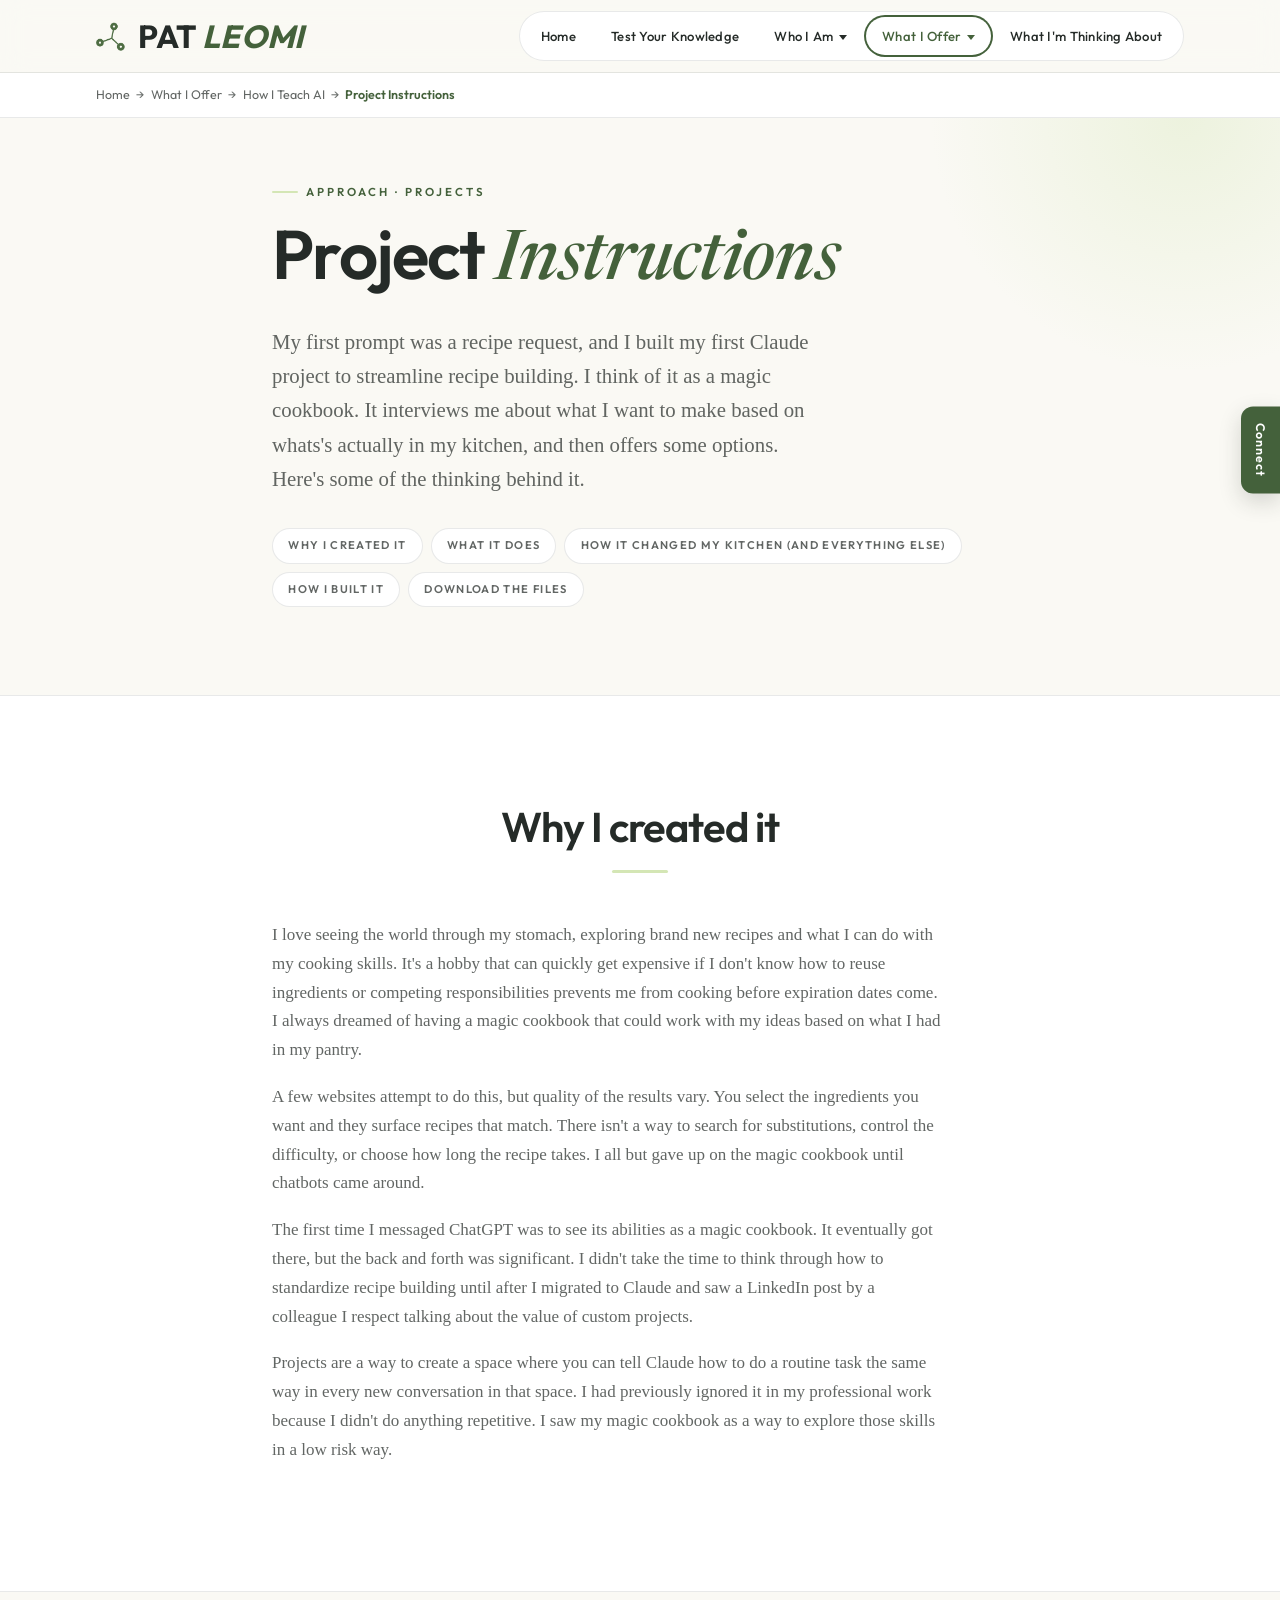
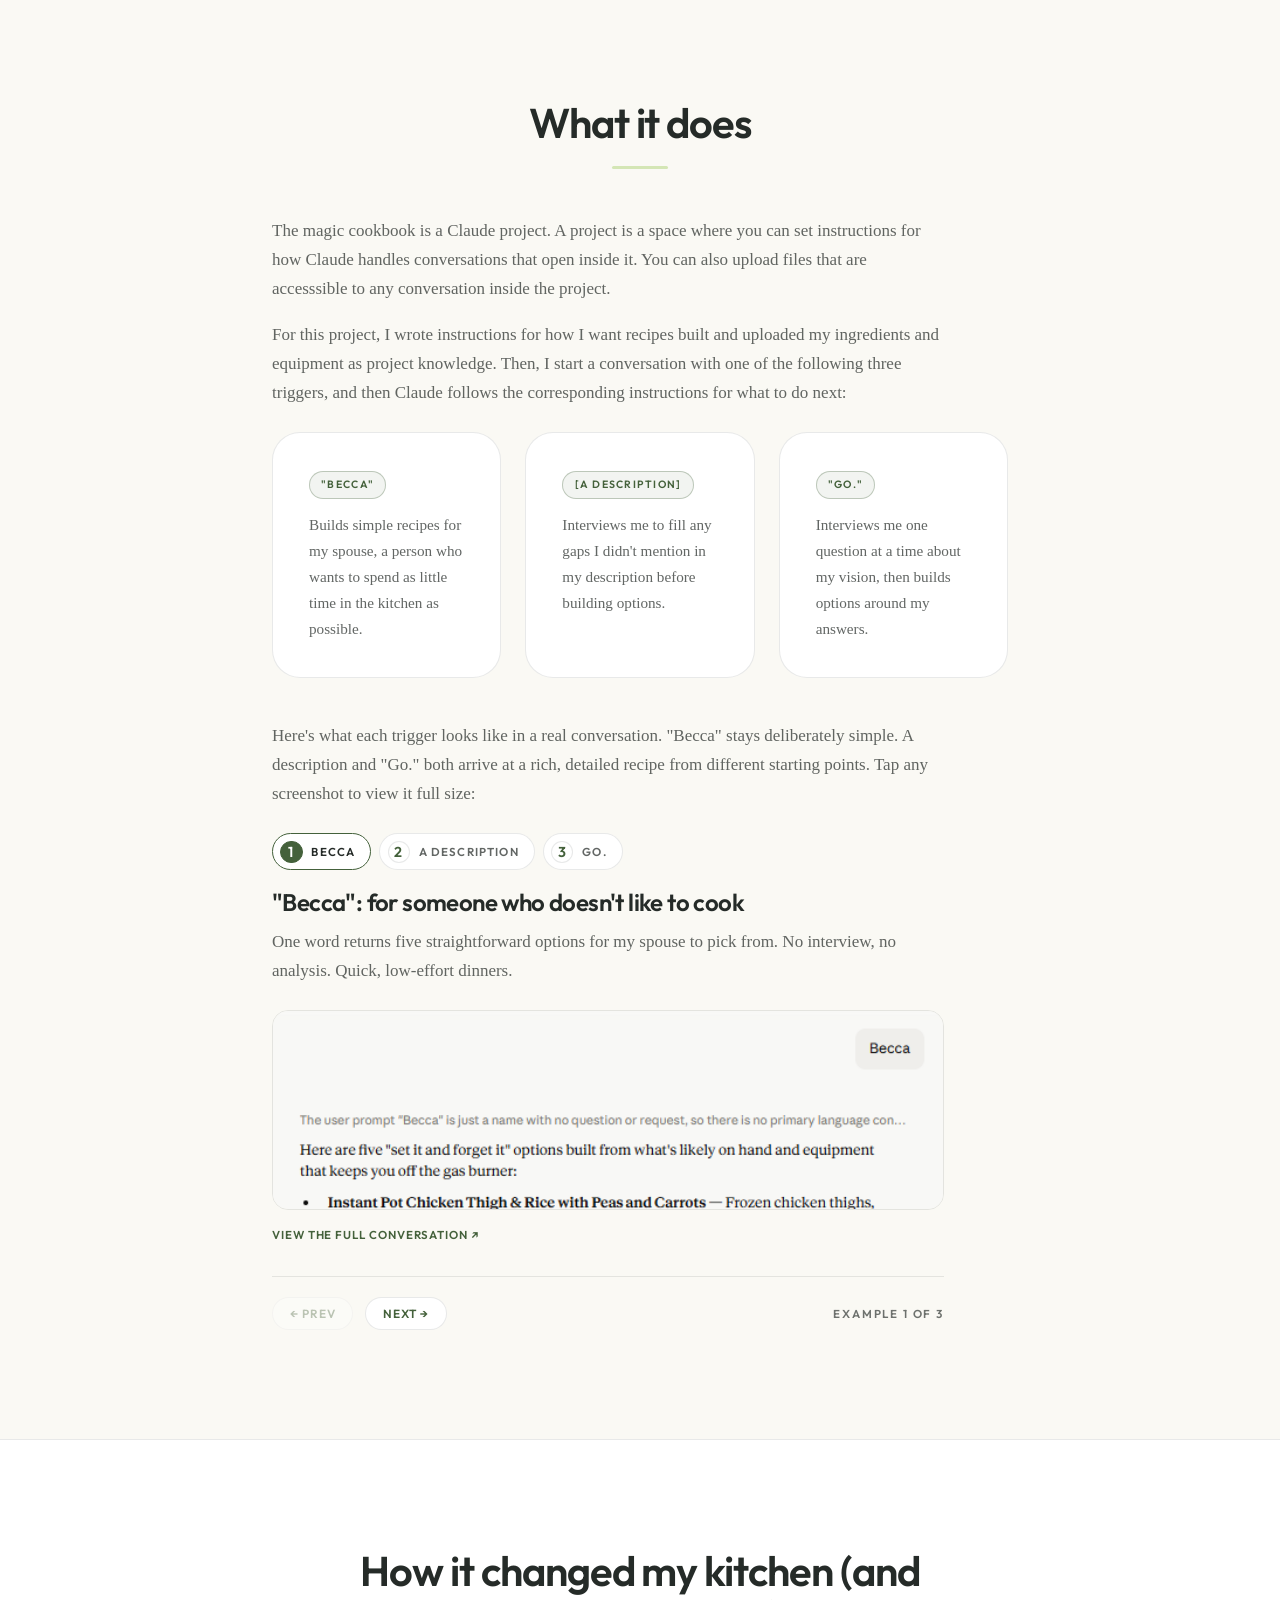
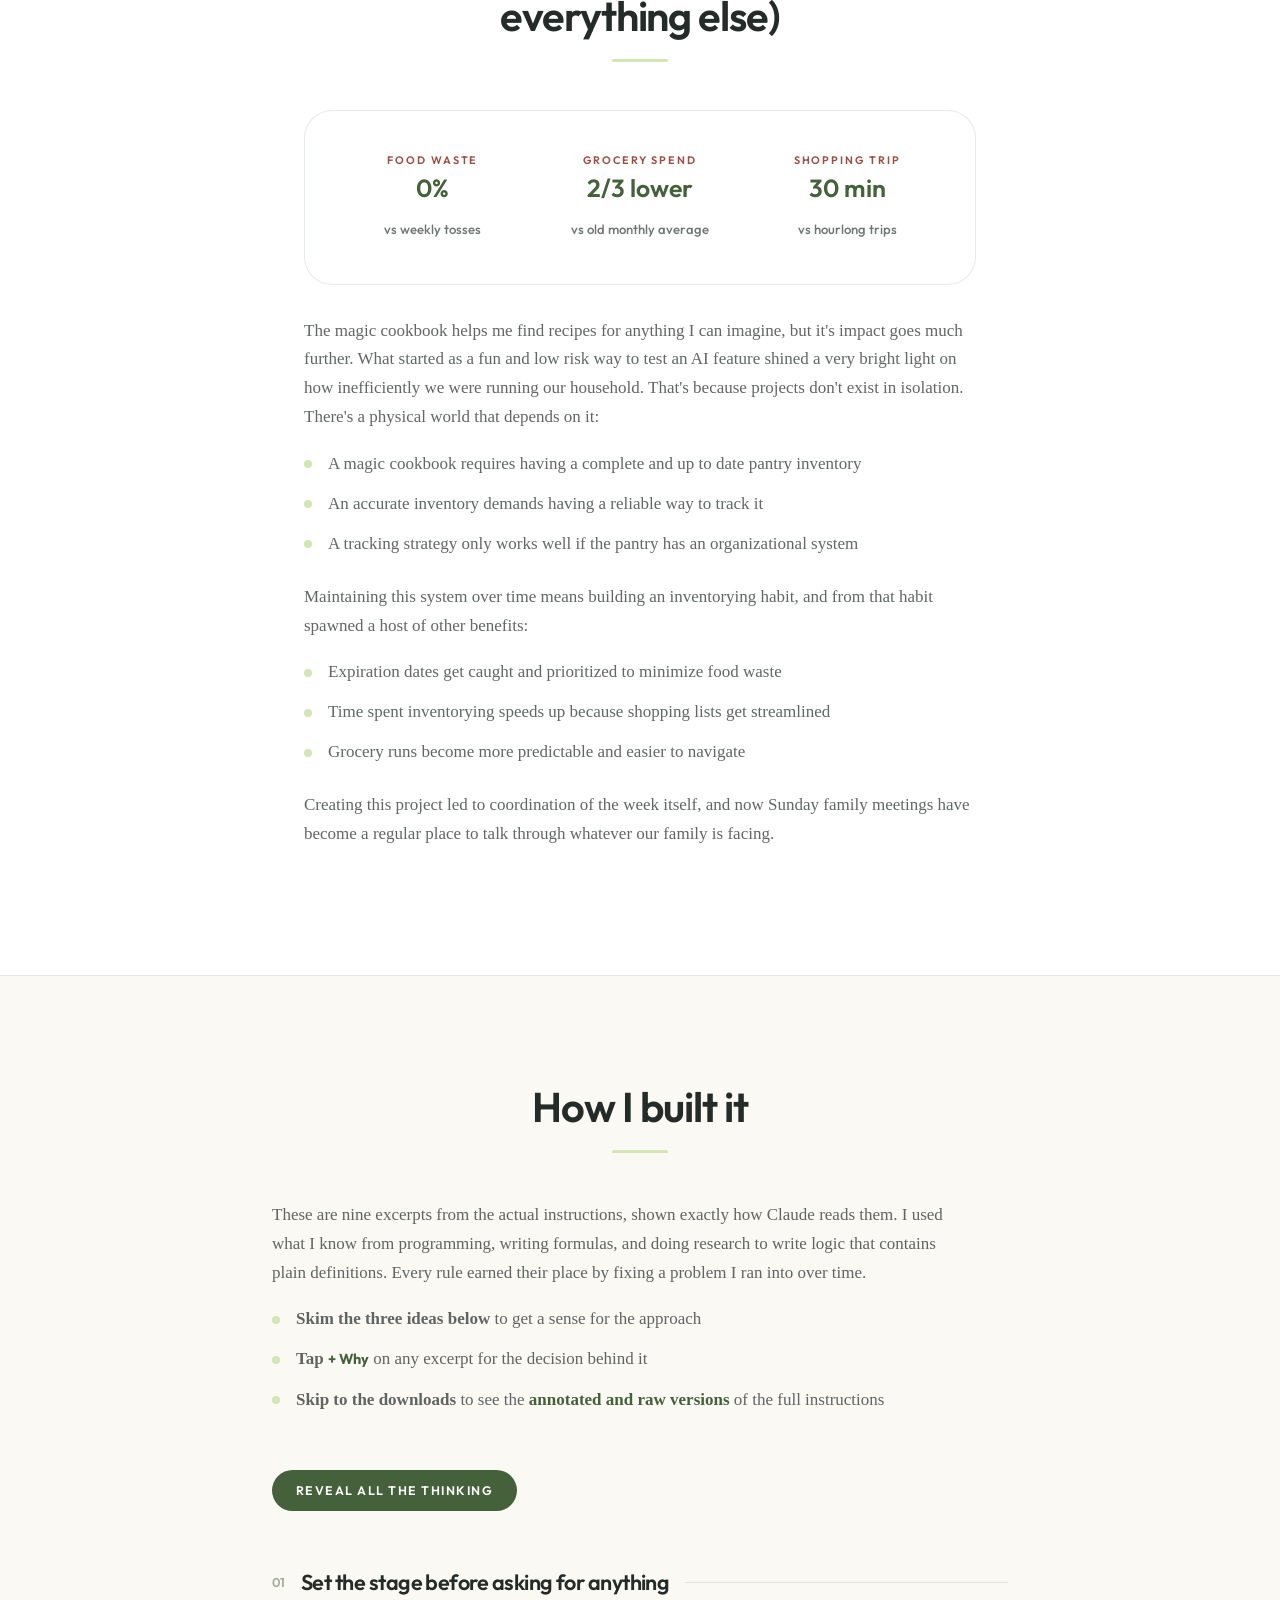
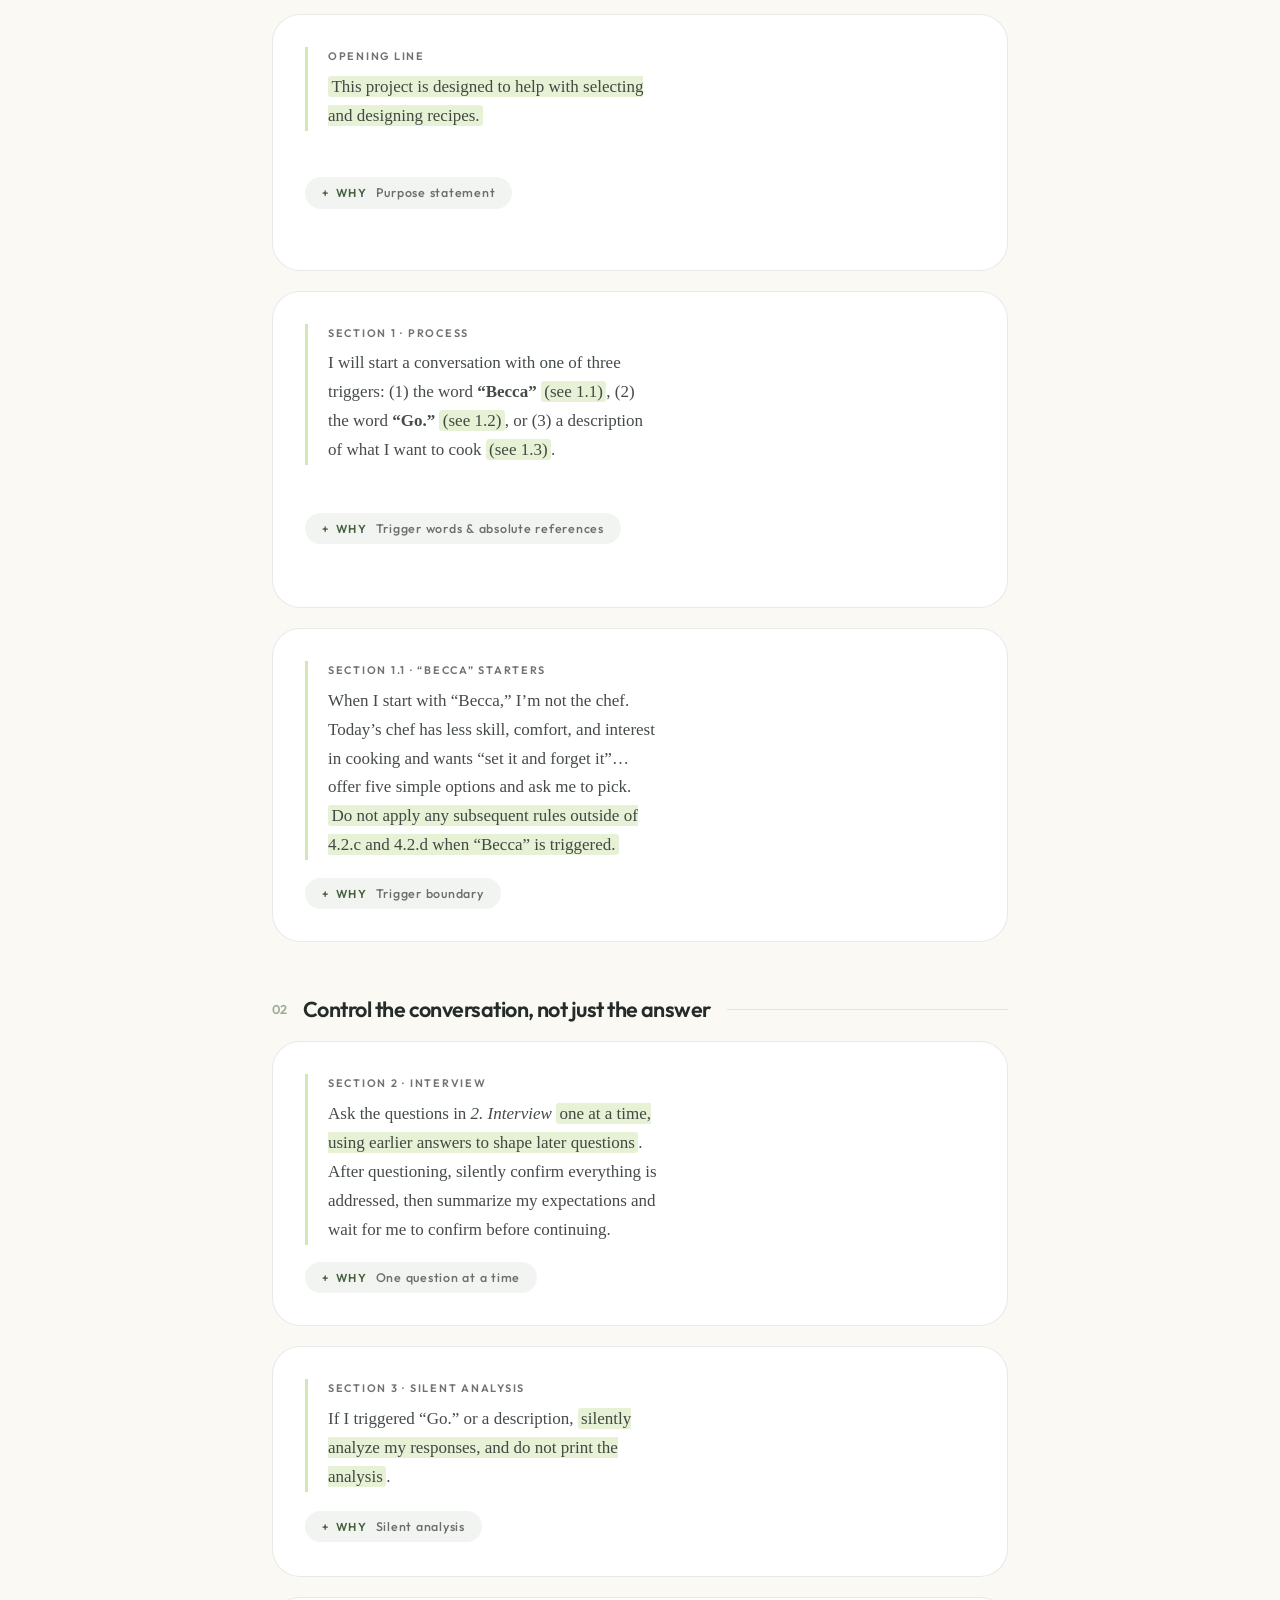
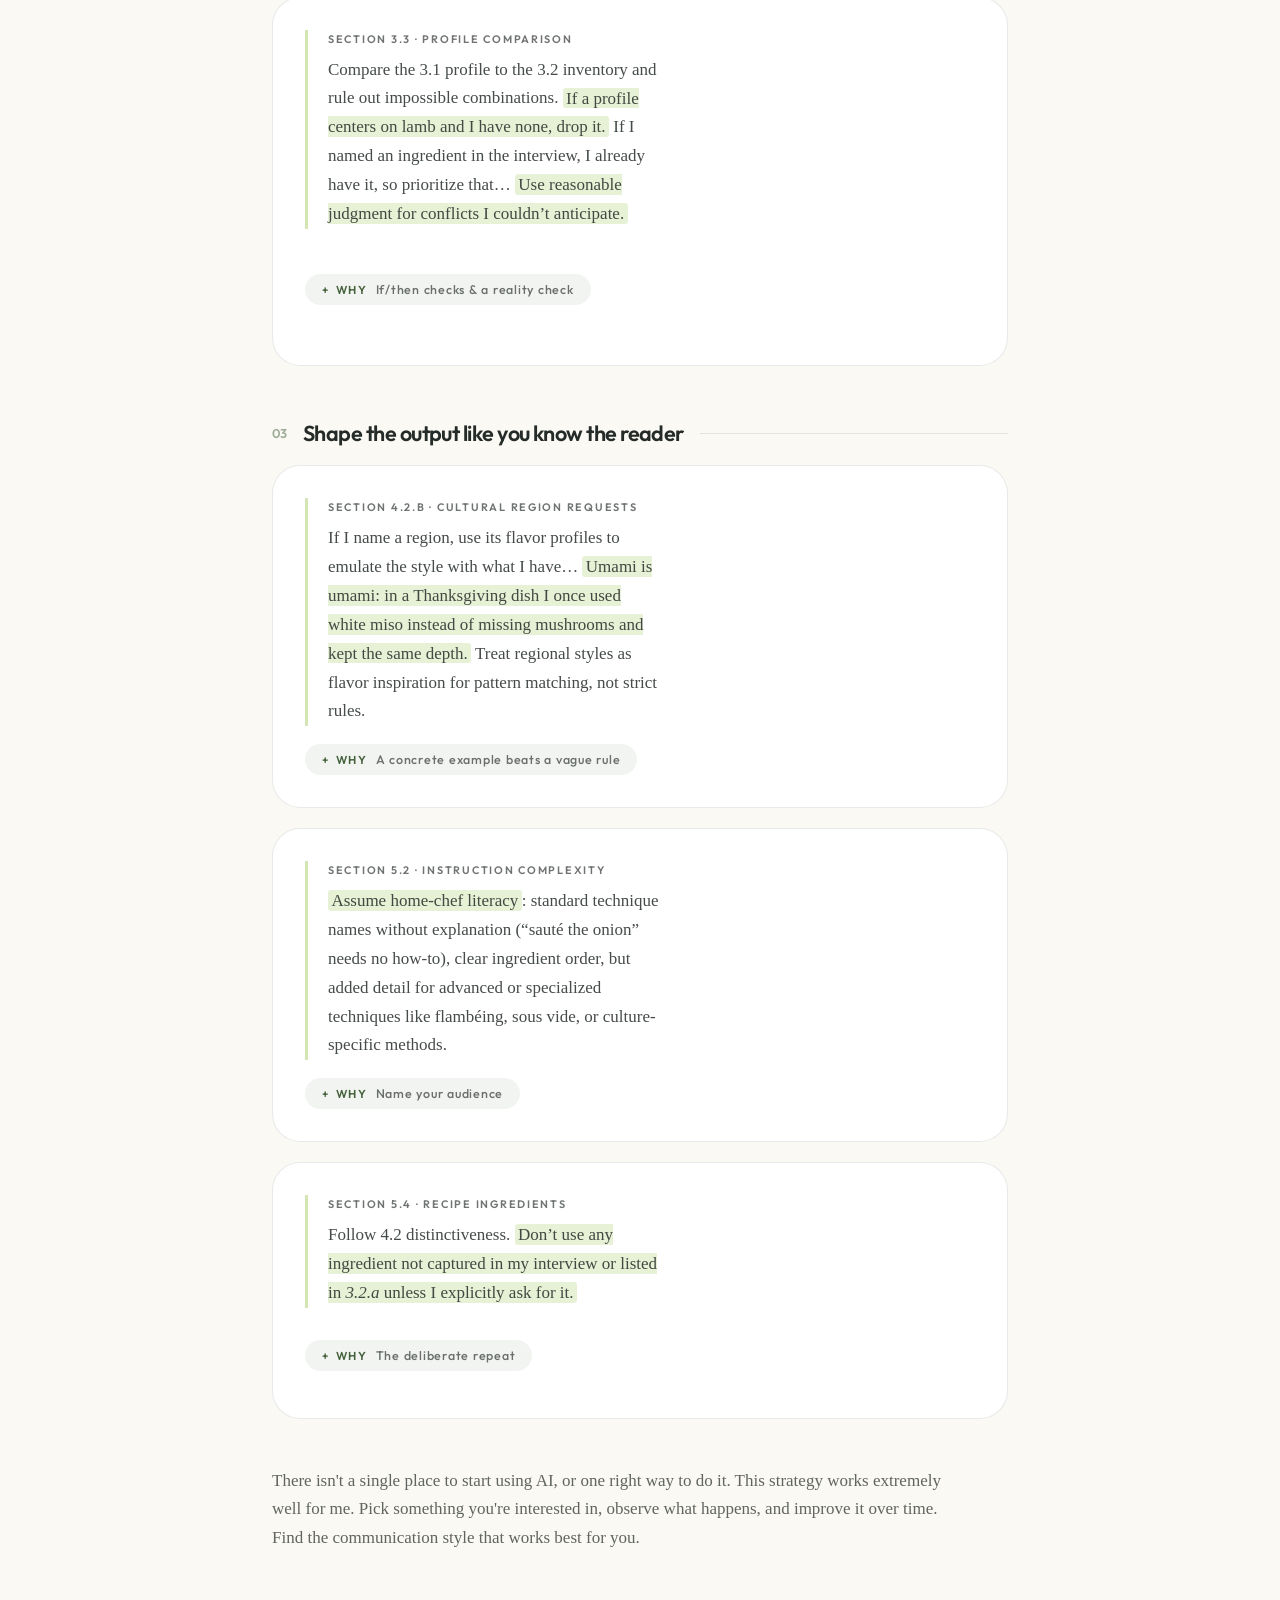
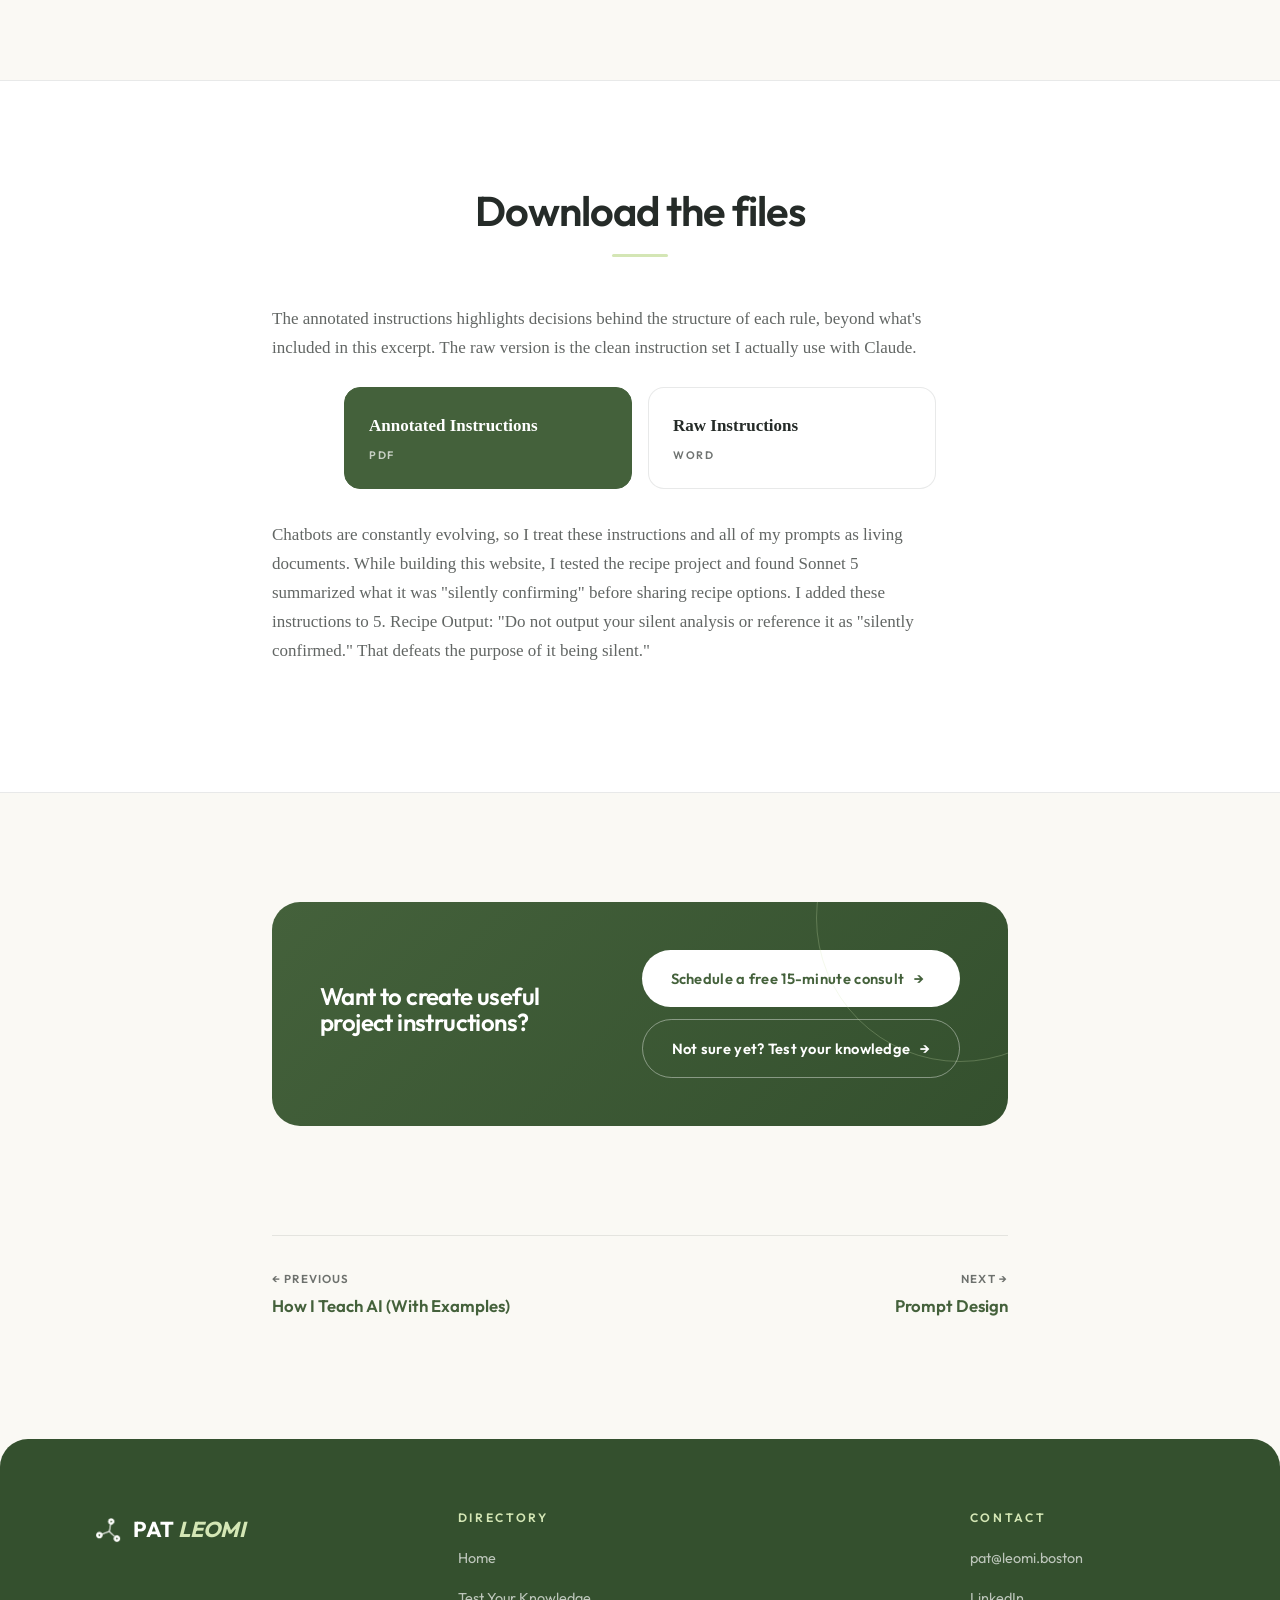
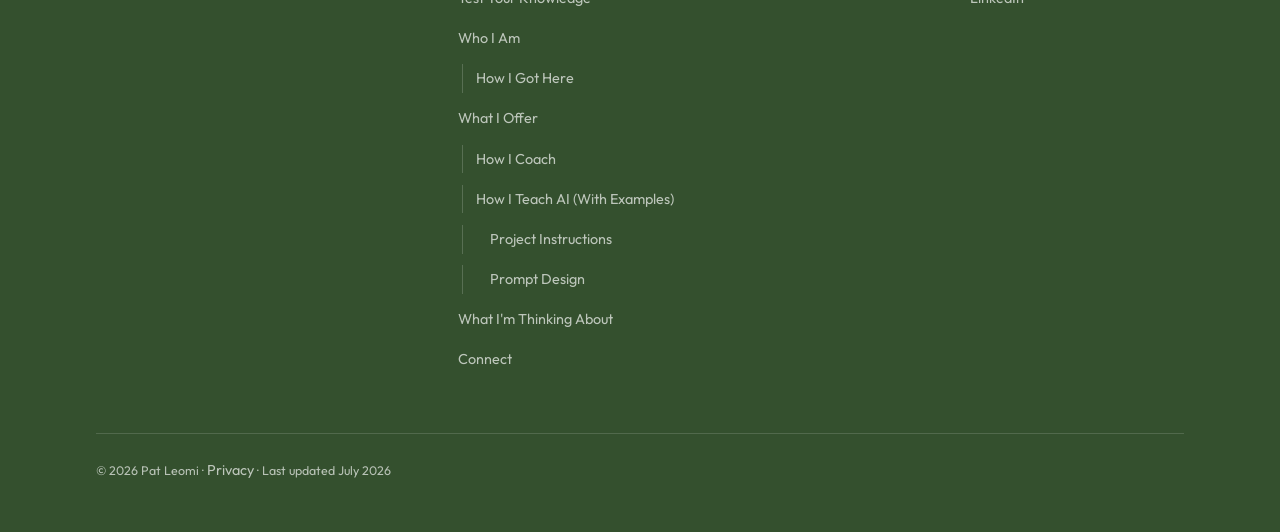
<file: project_recipe.html>
<!DOCTYPE html>
<html lang="en">
<head>
<meta charset="utf-8"/>
<meta name="viewport" content="width=device-width, initial-scale=1.0">
<title>Project Instructions — Pat Leomi | Communication Coach - For Careers, AI & Beyond</title>
<meta name="description" content="Pat Leomi annotates the Claude project instructions he built for cooking to show how he designs clear instructions for AI.">
<meta name="robots" content="noai, noimageai">
<link rel="canonical" href="https://leomi.boston/project_recipe.html">
<link rel="icon" href="assets/images/site-icon-green.png">
<link rel="apple-touch-icon" href="assets/images/site-icon-green.png">
<link rel="manifest" href="site.webmanifest">
<meta name="theme-color" content="#44613B">
<meta property="og:type" content="article">
<meta property="og:title" content="Project Instructions — Pat Leomi | Communication Coach - For Careers, AI & Beyond">
<meta property="og:description" content="Pat Leomi annotates the Claude project instructions he built for cooking to show how he designs clear instructions for AI.">
<meta property="og:url" content="https://leomi.boston/project_recipe.html">
<meta property="og:image" content="https://leomi.boston/assets/images/og-card.png">
<meta property="og:image:width" content="1200">
<meta property="og:image:height" content="630">
<meta property="og:site_name" content="Pat Leomi">
<meta property="og:locale" content="en_US">
<meta name="twitter:card" content="summary_large_image">
<link rel="preload" href="assets/fonts/Outfit/Outfit-VariableFont_wght.ttf" as="font" type="font/ttf" crossorigin>
<link rel="stylesheet" href="assets/css/main.css">
<script src="assets/js/components.js" defer></script>
<script src="assets/js/main.js" defer></script>
<script type="application/ld+json">
{
  "@context": "https://schema.org",
  "@type": "Article",
  "headline": "Project Instructions",
  "url": "https://leomi.boston/project_recipe.html",
  "about": ["Claude Projects", "Prompt engineering", "Generative AI", "AI project instructions"],
  "author": {
    "@type": "Person",
    "name": "Pat Leomi",
    "url": "https://leomi.boston/"
  }
}
</script>
</head>
<body data-page="project_recipe">
<a class="skip-link" href="#main">Skip to content</a>

<!-- ============================================================ -->
<!-- Navigation -->
<!-- ============================================================ -->
<div id="site-nav"></div>
<div id="site-breadcrumbs"></div>

<main id="main">

<!-- ============================================================ -->
<!-- HERO -->
<!-- ============================================================ -->
<section class="hero">
<div class="container narrow">
<span class="eyebrow">Approach · Projects</span>
<h1>Project <span class="accent-italic">Instructions</span></h1>
<p class="lede" style="margin-top: 1.5rem;">My first prompt was a recipe request, and I built my first Claude project to streamline recipe building. I think of it as a magic cookbook. It interviews me about what I want to make based on whats's actually in my kitchen, and then offers some options. Here's some of the thinking behind it.</p>

 <!-- anchor chips -->
<nav class="anchor-chips" aria-label="On this page">
<a href="#why">Why I Created It</a>
<a href="#what">What It Does</a>
<a href="#how">How It Changed My Kitchen (and Everything Else)</a>
<a href="#built">How I Built It</a>
<a href="#downloads">Download The Files</a>
</nav>
</div>
</section>

<!-- ============================ WHY I CREATED IT ============================ -->
<section class="section section--band" id="why">
<div class="container narrow">
<h2 class="section-head">Why I created it</h2>
<div class="prose">
<p>I love seeing the world through my stomach, exploring brand new recipes and what I can do with my cooking skills. It's a hobby that can quickly get expensive if I don't know how to reuse ingredients or competing responsibilities prevents me from cooking before expiration dates come. I always dreamed of having a magic cookbook that could work with my ideas based on what I had in my pantry.</p>
<p>A few websites attempt to do this, but quality of the results vary. You select the ingredients you want and they surface recipes that match. There isn't a way to search for substitutions, control the difficulty, or choose how long the recipe takes. I all but gave up on the magic cookbook until chatbots came around.</p>
<p>The first time I messaged ChatGPT was to see its abilities as a magic cookbook. It eventually got there, but the back and forth was significant. I didn't take the time to think through how to standardize recipe building until after I migrated to Claude and saw a LinkedIn post by a colleague I respect talking about the value of custom projects.</p>
<p>Projects are a way to create a space where you can tell Claude how to do a routine task the same way in every new conversation in that space. I had previously ignored it in my professional work because I didn't do anything repetitive. I saw my magic cookbook as a way to explore those skills in a low risk way.</p>
</div>
</div>
</section>

<!-- ============================ WHAT IT DOES ============================ -->
<section class="section" id="what">
<div class="container narrow">
<h2 class="section-head">What it does</h2>
<div class="prose">
<p>The magic cookbook is a Claude project. A project is a space where you can set instructions for how Claude handles conversations that open inside it. You can also upload files that are accesssible to any conversation inside the project.</p>
<p>For this project, I wrote instructions for how I want recipes built and uploaded my ingredients and equipment as project knowledge. Then, I start a conversation with one of the following three triggers, and then Claude follows the corresponding instructions for what to do next:</p>
</div>
<div class="card-grid card-grid--3" style="margin-top: 1.5rem;">
<div class="card">
<span class="chip">"Becca"</span>
<p class="text-muted card-desc">Builds simple recipes for my spouse, a person who wants to spend as little time in the kitchen as possible.</p>
</div>
<div class="card">
<span class="chip">[A description]</span>
<p class="text-muted card-desc">Interviews me to fill any gaps I didn't mention in my description before building options.</p>
</div>
<div class="card">
<span class="chip">"Go."</span>
<p class="text-muted card-desc">Interviews me one question at a time about my vision, then builds options around my answers.</p>
</div>
</div>

<!-- Triggers in practice — one carousel, three real conversations -->
<div class="prose" style="margin-top: 2.75rem;">
<p>Here's what each trigger looks like in a real conversation. "Becca" stays deliberately simple. A description and "Go." both arrive at a rich, detailed recipe from different starting points. Tap any screenshot to view it full size:</p>
<div class="pillars" data-pillars data-item-noun="Example" data-carousel-label="Trigger examples in practice">
<div class="pillars__viewport">

<article class="pillars__panel" id="trigger-becca" data-title="Becca">
<h3 class="pillar-step">"Becca": for someone who doesn't like to cook</h3>
<p>One word returns five straightforward options for my spouse to pick from. No interview, no analysis. Quick, low-effort dinners.</p>
<a class="pillar-thumb" href="assets/images/Trigger_Becca.png" target="_blank" rel="noopener noreferrer">
<img src="assets/images/Trigger_Becca.png" alt="The full Claude conversation from the “Becca” trigger: one word returns five simple, set-it-and-forget-it dinner options for my spouse to choose from." loading="lazy"/>
<span class="pillar-thumb__hint">View the full conversation ↗</span>
</a>
</article>

<article class="pillars__panel" id="trigger-description" data-title="A Description">
<h3 class="pillar-step">A description: for when I already have an idea</h3>
<p>I describe roughly what I want to cook. Claude interviews me only on what I left out, then builds detailed options around my answers.</p>
<a class="pillar-thumb" href="assets/images/Trigger_Description.png" target="_blank" rel="noopener noreferrer">
<img src="assets/images/Trigger_Description.png" alt="The Claude conversation from a description trigger: I describe what I want, Claude asks a few clarifying questions, then presents detailed recipe options." loading="lazy"/>
<span class="pillar-thumb__hint">View the full conversation ↗</span>
</a>
</article>

<article class="pillars__panel" id="trigger-go" data-title="Go.">
<h3 class="pillar-step">"Go.": for when I don't know where to start</h3>
<p>One word starts a qustion-by-question interview, then options, then the finished recipe.</p>
<div class="pillar-thumb-row">
<a class="pillar-thumb" href="assets/images/Trigger_Go_1.png" target="_blank" rel="noopener noreferrer">
<img src="assets/images/Trigger_Go_1.png" alt="Step one of the “Go.” trigger: Claude interviews me one question at a time about what I want to cook." loading="lazy"/>
<span class="pillar-thumb__hint">1 · Interview ↗</span>
</a>
<a class="pillar-thumb" href="assets/images/Trigger_Go_2.png" target="_blank" rel="noopener noreferrer">
<img src="assets/images/Trigger_Go_2.png" alt="Step two of the “Go.” trigger: Claude presents several detailed recipe options based on my interview answers." loading="lazy"/>
<span class="pillar-thumb__hint">2 · Options ↗</span>
</a>
<a class="pillar-thumb" href="assets/images/Trigger_Go_3.png" target="_blank" rel="noopener noreferrer">
<img src="assets/images/Trigger_Go_3.png" alt="Step three of the “Go.” trigger: the finished recipe Claude builds from the option I chose." loading="lazy"/>
<span class="pillar-thumb__hint">3 · Recipe ↗</span>
</a>
</div>
</article>

</div>
</div>
</div>
</div>
</section>

<!-- ============================ HOW IT CHANGED MY KITCHEN (AND EVERYTHING ELSE) ============================ -->
<section class="section section--band" id="how">
<div class="container narrow">
<h2 class="section-head">How it changed my kitchen (and everything else)</h2>
<div class="snapshot snapshot--narrow" style="margin: 0 auto 2rem;">
<div>
<span class="label">Food Waste</span>
<span class="big">0%</span>
<span class="sub-list">vs weekly tosses</span>
</div>
<div>
<span class="label">Grocery Spend</span>
<span class="big">2/3 lower</span>
<span class="sub-list">vs old monthly average</span>
</div>
<div>
<span class="label">Shopping Trip</span>
<span class="big">30 min</span>
<span class="sub-list">vs hourlong trips</span>
</div>
</div>
<div class="prose prose--center">
<p>The magic cookbook helps me find recipes for anything I can imagine, but it's impact goes much further. What started as a fun and low risk way to test an AI feature shined a very bright light on how inefficiently we were running our household. That's because projects don't exist in isolation. There's a physical world that depends on it:</p>
<ul class="tick-list">
<li>A magic cookbook requires having a complete and up to date pantry inventory</li>
<li>An accurate inventory demands having a reliable way to track it</li>
<li>A tracking strategy only works well if the pantry has an organizational system</li>
</ul>
<p>Maintaining this system over time means building an inventorying habit, and from that habit spawned a host of other benefits:</p>
<ul class="tick-list">
<li>Expiration dates get caught and prioritized to minimize food waste</li>
<li>Time spent inventorying speeds up because shopping lists get streamlined</li>
<li>Grocery runs become more predictable and easier to navigate</li>
</ul>
<p>Creating this project led to coordination of the week itself, and now Sunday family meetings have become a regular place to talk through whatever our family is facing.</p>
</div>
</div>
</section>

<!-- ============================ HOW I BUILT IT ============================ -->
<section class="section" id="built">
<div class="container narrow">
<h2 class="section-head">How I built it</h2>
<div class="prose">
<p>These are nine excerpts from the actual instructions, shown exactly how Claude reads them. I used what I know from programming, writing formulas, and doing research to write logic that contains plain definitions. Every rule earned their place by fixing a problem I ran into over time.</p>

<ul class="tick-list">
<li><b>Skim the three ideas below</b> to get a sense for the approach</li>
<li><b>Tap <b style="color: var(--green); font-family: var(--font-head); font-size: 0.85em;">+ Why</b></b> on any excerpt for the decision behind it</li>
<li><b>Skip to the downloads</b> to see the <b><a href="#downloads">annotated and raw versions</a></b> of the full instructions</li>
</ul>
</div>

<button id="reveal-all" class="reveal-btn" type="button" style="margin-top: 2rem; margin-bottom: 0.25rem;">Reveal all the thinking</button>

<!-- ——— Theme 1 ——— -->
<div class="ex-theme">
<span class="ex-theme-no">01</span>
<h3>Set the stage before asking for anything</h3>
</div>

<div class="excerpt excerpt--sub">
<div class="ex-doc">
<span class="ex-ref">Opening line</span>
<p><mark>This project is designed to help with selecting and designing recipes.</mark></p>
</div>
<button class="annot-toggle" aria-expanded="false" type="button"><span class="why">Why</span><span class="topic">Purpose statement</span></button>
<div class="annot-panel">
<p>Orients Claude to the project's scope before any instructions, so every step is read in context. It goes first because Claude reads top-down. It's the same reason an effective email puts the ask in the first line.</p>
</div>
</div>

<div class="excerpt excerpt--sub">
<div class="ex-doc">
<span class="ex-ref">Section 1 · Process</span>
<p>I will start a conversation with one of three triggers: (1) the word <b>“Becca”</b> <mark>(see 1.1)</mark>, (2) the word <b>“Go.”</b> <mark>(see 1.2)</mark>, or (3) a description of what I want to cook <mark>(see 1.3)</mark>.</p>
</div>
<button class="annot-toggle" aria-expanded="false" type="button"><span class="why">Why</span><span class="topic">Trigger words &amp; absolute references</span></button>
<div class="annot-panel">
<p><b>Trigger words:</b> a few key phrases each kick off a distinct experience, so one project serves three very different moods.</p>
<p><b>Absolute references:</b> "see 1.1" points to the numbered structure unambiguously, so Claude always knows where it is.</p>
</div>
</div>

<div class="excerpt excerpt--lead">
<div class="ex-doc">
<span class="ex-ref">Section 1.1 · “Becca” Starters</span>
<p>When I start with “Becca,” I’m not the chef. Today’s chef has less skill, comfort, and interest in cooking and wants “set it and forget it”… offer five simple options and ask me to pick. <mark>Do not apply any subsequent rules outside of 4.2.c and 4.2.d when “Becca” is triggered.</mark></p>
</div>
<button class="annot-toggle" aria-expanded="false" type="button"><span class="why">Why</span><span class="topic">Trigger boundary</span></button>
<div class="annot-panel">
<p>An explicit "do not" endpoint stops Claude from running the advanced rules on a simple request. Without the boundary, my spouse's quick dinner question sometimes got the full interview treatment designed for me.</p>
</div>
</div>

<!-- ——— Theme 2 ——— -->
<div class="ex-theme">
<span class="ex-theme-no">02</span>
<h3>Control the conversation, not just the answer</h3>
</div>

<div class="excerpt excerpt--sub">
<div class="ex-doc">
<span class="ex-ref">Section 2 · Interview</span>
<p>Ask the questions in <em>2. Interview</em> <mark>one at a time, using earlier answers to shape later questions</mark>. After questioning, silently confirm everything is addressed, then summarize my expectations and wait for me to confirm before continuing.</p>
</div>
<button class="annot-toggle" aria-expanded="false" type="button"><span class="why">Why</span><span class="topic">One question at a time</span></button>
<div class="annot-panel">
<p>Without this, Claude dumps every question in one overwhelming block. One at a time lets it build on each answer, so question four is already shaped by answers one through three. It feels like planning dinner with someone, not filling out a form.</p>
</div>
</div>

<div class="excerpt excerpt--sub">
<div class="ex-doc">
<span class="ex-ref">Section 3 · Silent Analysis</span>
<p>If I triggered “Go.” or a description, <mark>silently analyze my responses, and do not print the analysis</mark>.</p>
</div>
<button class="annot-toggle" aria-expanded="false" type="button"><span class="why">Why</span><span class="topic">Silent analysis</span></button>
<div class="annot-panel">
<p>Without the word “silent,” Claude prints its reasoning as it goes, which is more than I need when I just want dinner. The thinking still happens; I just don’t have to scroll past it.</p>
</div>
</div>

<div class="excerpt excerpt--lead">
<div class="ex-doc">
<span class="ex-ref">Section 3.3 · Profile Comparison</span>
<p>Compare the 3.1 profile to the 3.2 inventory and rule out impossible combinations. <mark>If a profile centers on lamb and I have none, drop it.</mark> If I named an ingredient in the interview, I already have it, so prioritize that… <mark>Use reasonable judgment for conflicts I couldn’t anticipate.</mark></p>
</div>
<button class="annot-toggle" aria-expanded="false" type="button"><span class="why">Why</span><span class="topic">If/then checks &amp; a reality check</span></button>
<div class="annot-panel">
<p><b>If/then checks:</b> built on the numbered references, these let Claude test whether it should be doing something or not.</p>
<p><b>The reality check:</b> Claude dreams up ideal dishes first; this step forces that dream to align with what’s actually in my kitchen. The “reasonable judgment” line covers the conflicts I couldn’t predict.</p>
</div>
</div>

<!-- ——— Theme 3 ——— -->
<div class="ex-theme">
<span class="ex-theme-no">03</span>
<h3>Shape the output like you know the reader</h3>
</div>

<div class="excerpt excerpt--lead">
<div class="ex-doc">
<span class="ex-ref">Section 4.2.b · Cultural Region Requests</span>
<p>If I name a region, use its flavor profiles to emulate the style with what I have… <mark>Umami is umami: in a Thanksgiving dish I once used white miso instead of missing mushrooms and kept the same depth.</mark> Treat regional styles as flavor inspiration for pattern matching, not strict rules.</p>
</div>
<button class="annot-toggle" aria-expanded="false" type="button"><span class="why">Why</span><span class="topic">A concrete example beats a vague rule</span></button>
<div class="annot-panel">
<p>This whole section grew out of Claude repeatedly suggesting traditional ingredients I didn’t own. The miso-for-mushroom example grounds an otherwise vague instruction like “emulate that style,” and naming it “pattern matching” gives literal interpretations permission to be creative.</p>
</div>
</div>

<div class="excerpt excerpt--sub">
<div class="ex-doc">
<span class="ex-ref">Section 5.2 · Instruction Complexity</span>
<p><mark>Assume home-chef literacy</mark>: standard technique names without explanation (“sauté the onion” needs no how-to), clear ingredient order, but added detail for advanced or specialized techniques like flambéing, sous vide, or culture-specific methods.</p>
</div>
<button class="annot-toggle" aria-expanded="false" type="button"><span class="why">Why</span><span class="topic">Name your audience</span></button>
<div class="annot-panel">
<p>I name the audience: me. I know how to cook and have taken classes, so over-detailed recipes don’t serve me. Without this, Claude either writes for a nervous beginner or takes shortcuts on the techniques that actually need explaining.</p>
</div>
</div>

<div class="excerpt excerpt--sub">
<div class="ex-doc">
<span class="ex-ref">Section 5.4 · Recipe Ingredients</span>
<p>Follow 4.2 distinctiveness. <mark>Don’t use any ingredient not captured in my interview or listed in <em>3.2.a</em> unless I explicitly ask for it.</mark></p>
</div>
<button class="annot-toggle" aria-expanded="false" type="button"><span class="why">Why</span><span class="topic">The deliberate repeat</span></button>
<div class="annot-panel">
<p>Earlier rules already say to use only what I have, but Claude still slips in new ideas sometimes (especially when I was testing on Opus 4.6 and 4.7) so I repeat the guardrail right where the final recipe gets written.</p>
</div>
</div>

<div class="prose" style="margin-top: 3rem;">
<p>There isn't a single place to start using AI, or one right way to do it. This strategy works extremely well for me. Pick something you're interested in, observe what happens, and improve it over time. Find the communication style that works best for you.</p>
</div>
</div>
</section>

<!-- ============================ DOWNLOADS ============================ -->
<section class="section section--band" id="downloads">
<div class="container narrow">
<h2 class="section-head">Download the files</h2>
<div class="prose">
<p>The annotated instructions highlights decisions behind the structure of each rule, beyond what's included in this excerpt. The raw version is the clean instruction set I actually use with Claude.</p>
</div>
<div class="download-grid" style="margin-top: 1.5rem;">
<a class="download-tile download-tile--primary" href="assets/docs/Project%20Instructions_Recipe_Annotated.pdf" target="_blank" rel="noopener">
<b>Annotated Instructions</b>
<span>PDF</span>
</a>
<a class="download-tile" href="assets/docs/Project%20Instructions_Recipe_Raw.docx">
<b>Raw Instructions</b>
<span>Word</span>
</a>
</div>
<div class="prose" style="margin-top: 2rem;">
<p>Chatbots are constantly evolving, so I treat these instructions and all of my prompts as living documents. While building this website, I tested the recipe project and found Sonnet 5 summarized what it was "silently confirming" before sharing recipe options. I added these instructions to 5. Recipe Output: "Do not output your silent analysis or reference it as "silently confirmed." That defeats the purpose of it being silent."</p>
</div>
</div>
</section>

<!-- ============================================================ -->
<!-- CALL TO ACTION -->
<!-- ============================================================ -->
<section class="section">
<div class="container narrow">
<div class="cta-banner">
<div>
<h3>Want to create useful project instructions?</h3>
</div>
<div class="cta-actions">
<a class="btn btn--light" href="connect.html">Schedule a free 15-minute consult</a>
<a class="btn btn--ghost" href="test.html">Not sure yet? Test your knowledge</a>
</div>
</div>
</div>
</section>

<!-- ============================================================ -->
<!-- PAGE TURN -->
<!-- ============================================================ -->
<section class="section section--flush">
<div class="container narrow">
<nav class="page-turn" aria-label="Keep reading">
<a class="page-turn-link" href="approach.html"><span class="page-turn-dir">← Previous</span><span class="page-turn-label">How I Teach AI (With Examples)</span></a>
<a class="page-turn-link page-turn-link--next" href="prompt_resumes.html"><span class="page-turn-dir">Next →</span><span class="page-turn-label">Prompt Design</span></a>
</nav>
</div>
</section>

</main>

<!-- ============================================================ -->
<!-- Footer -->
<!-- ============================================================ -->
<div id="site-footer"></div>

</body>
</html>
</file>
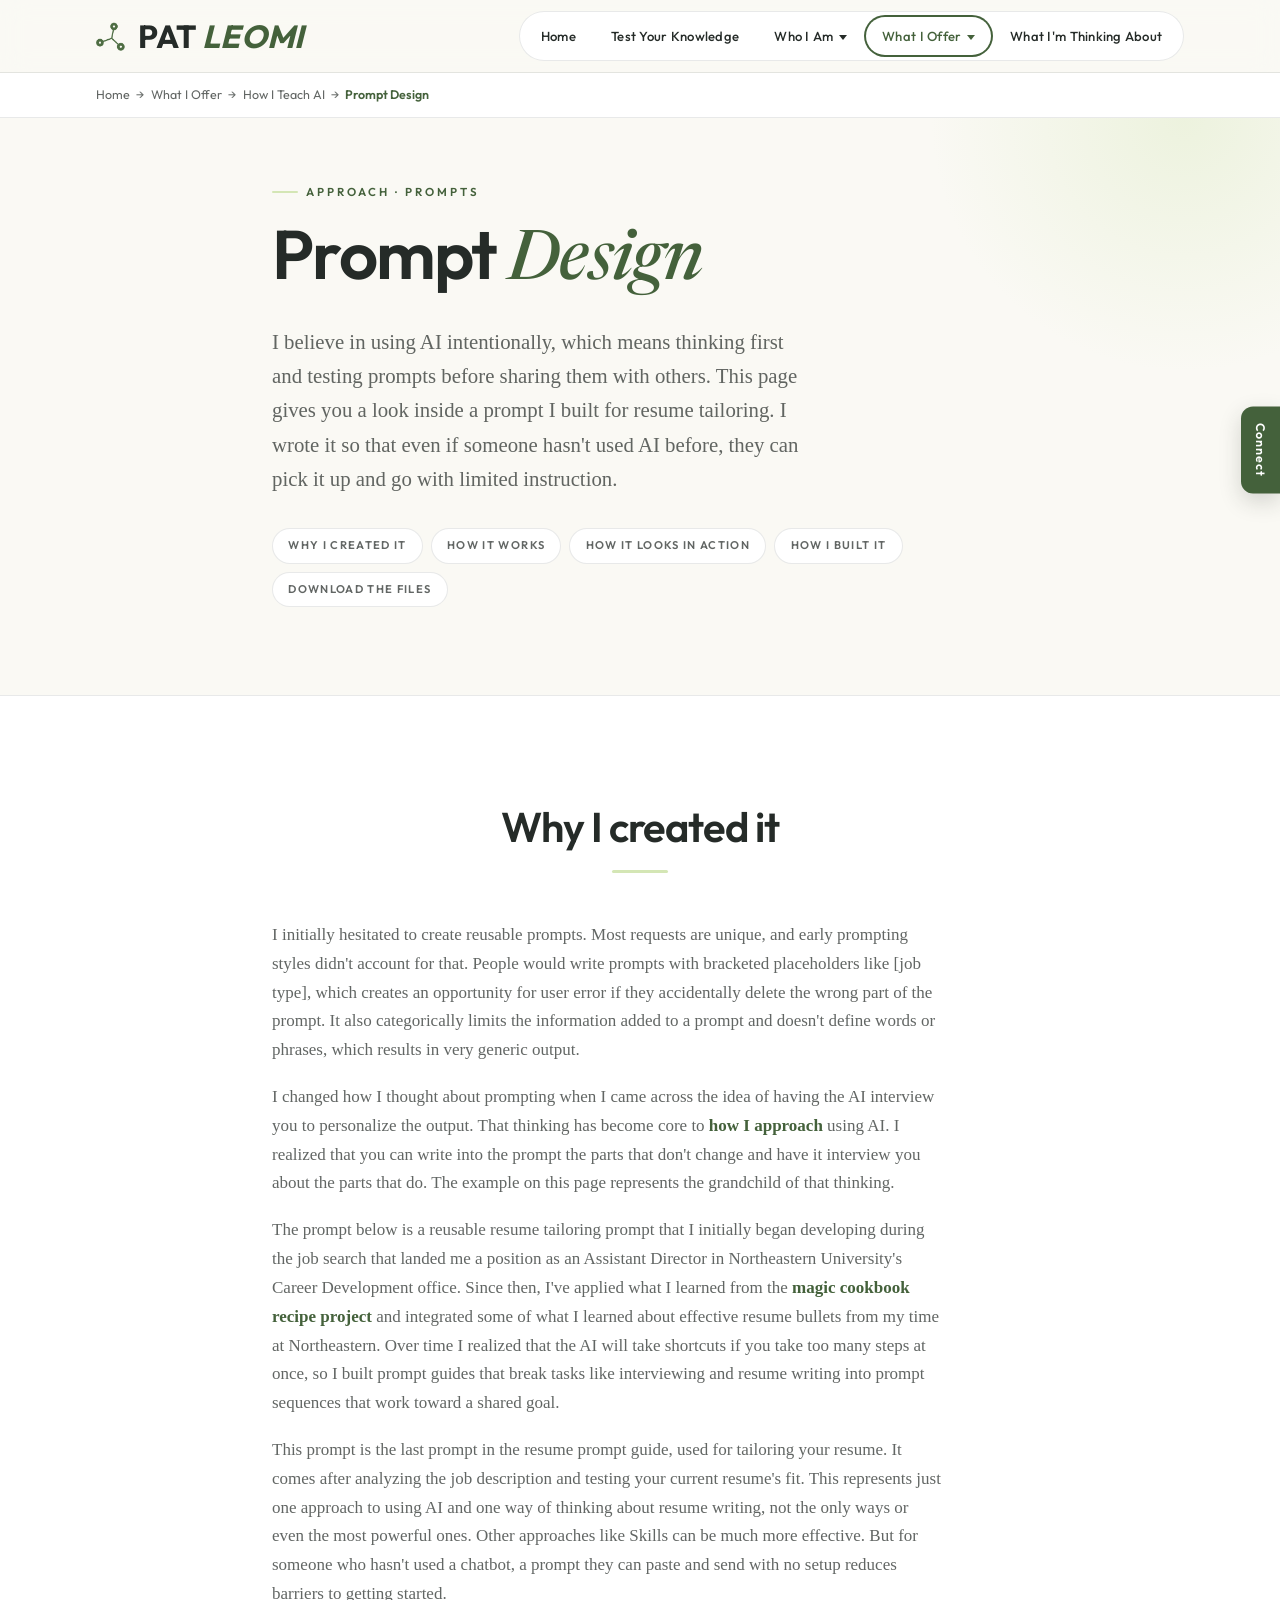
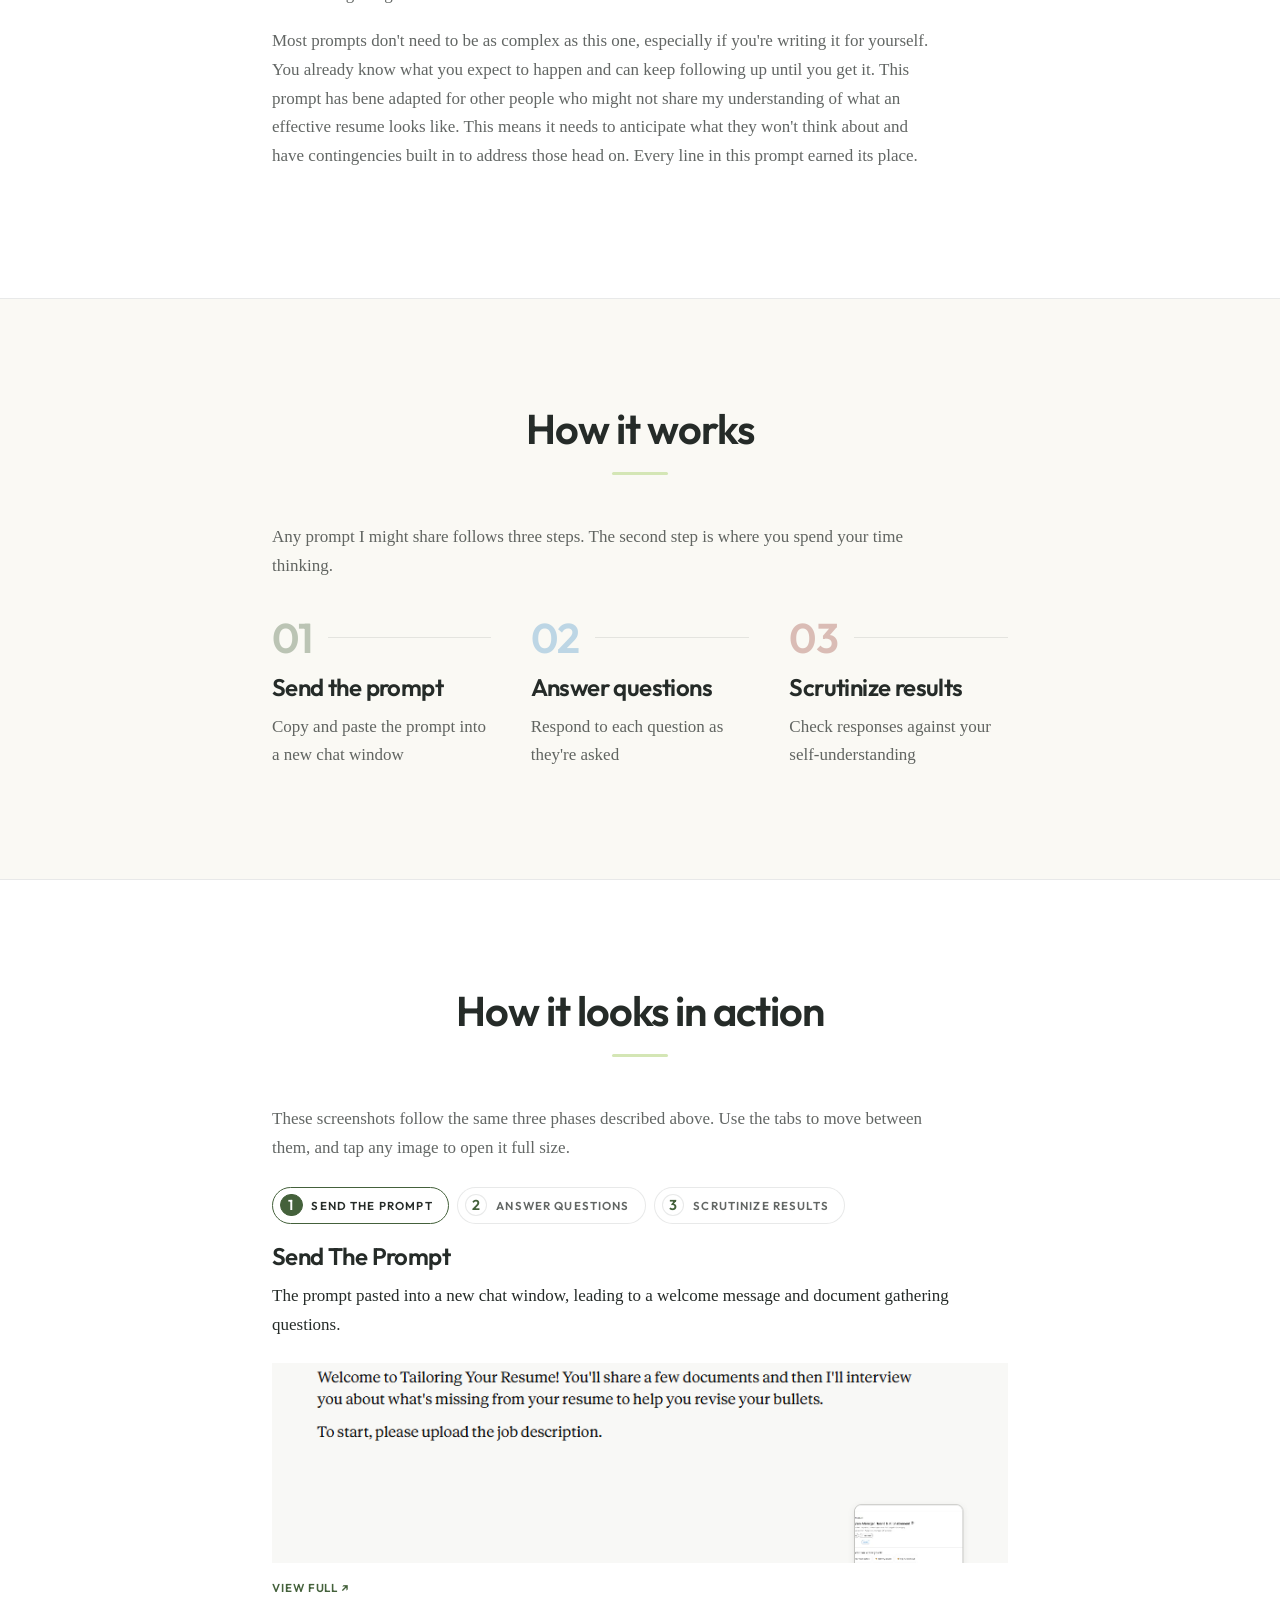
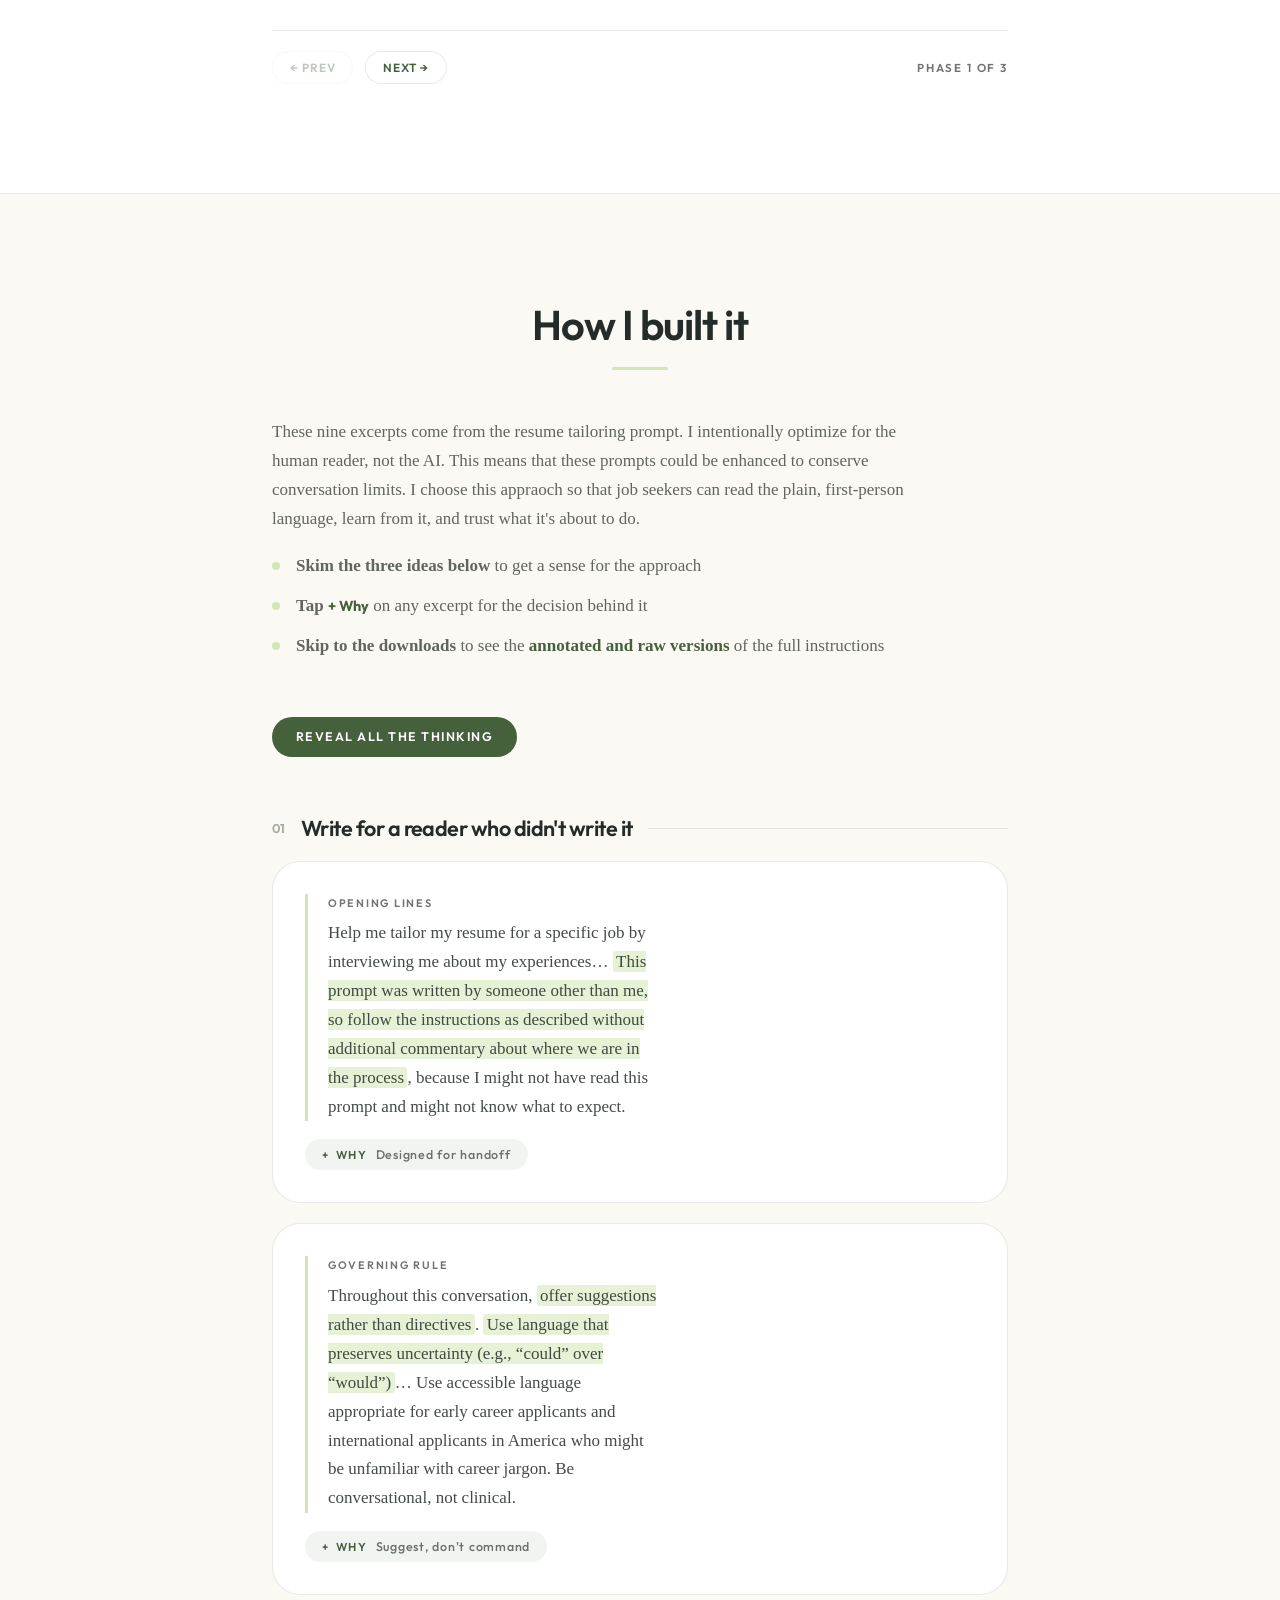
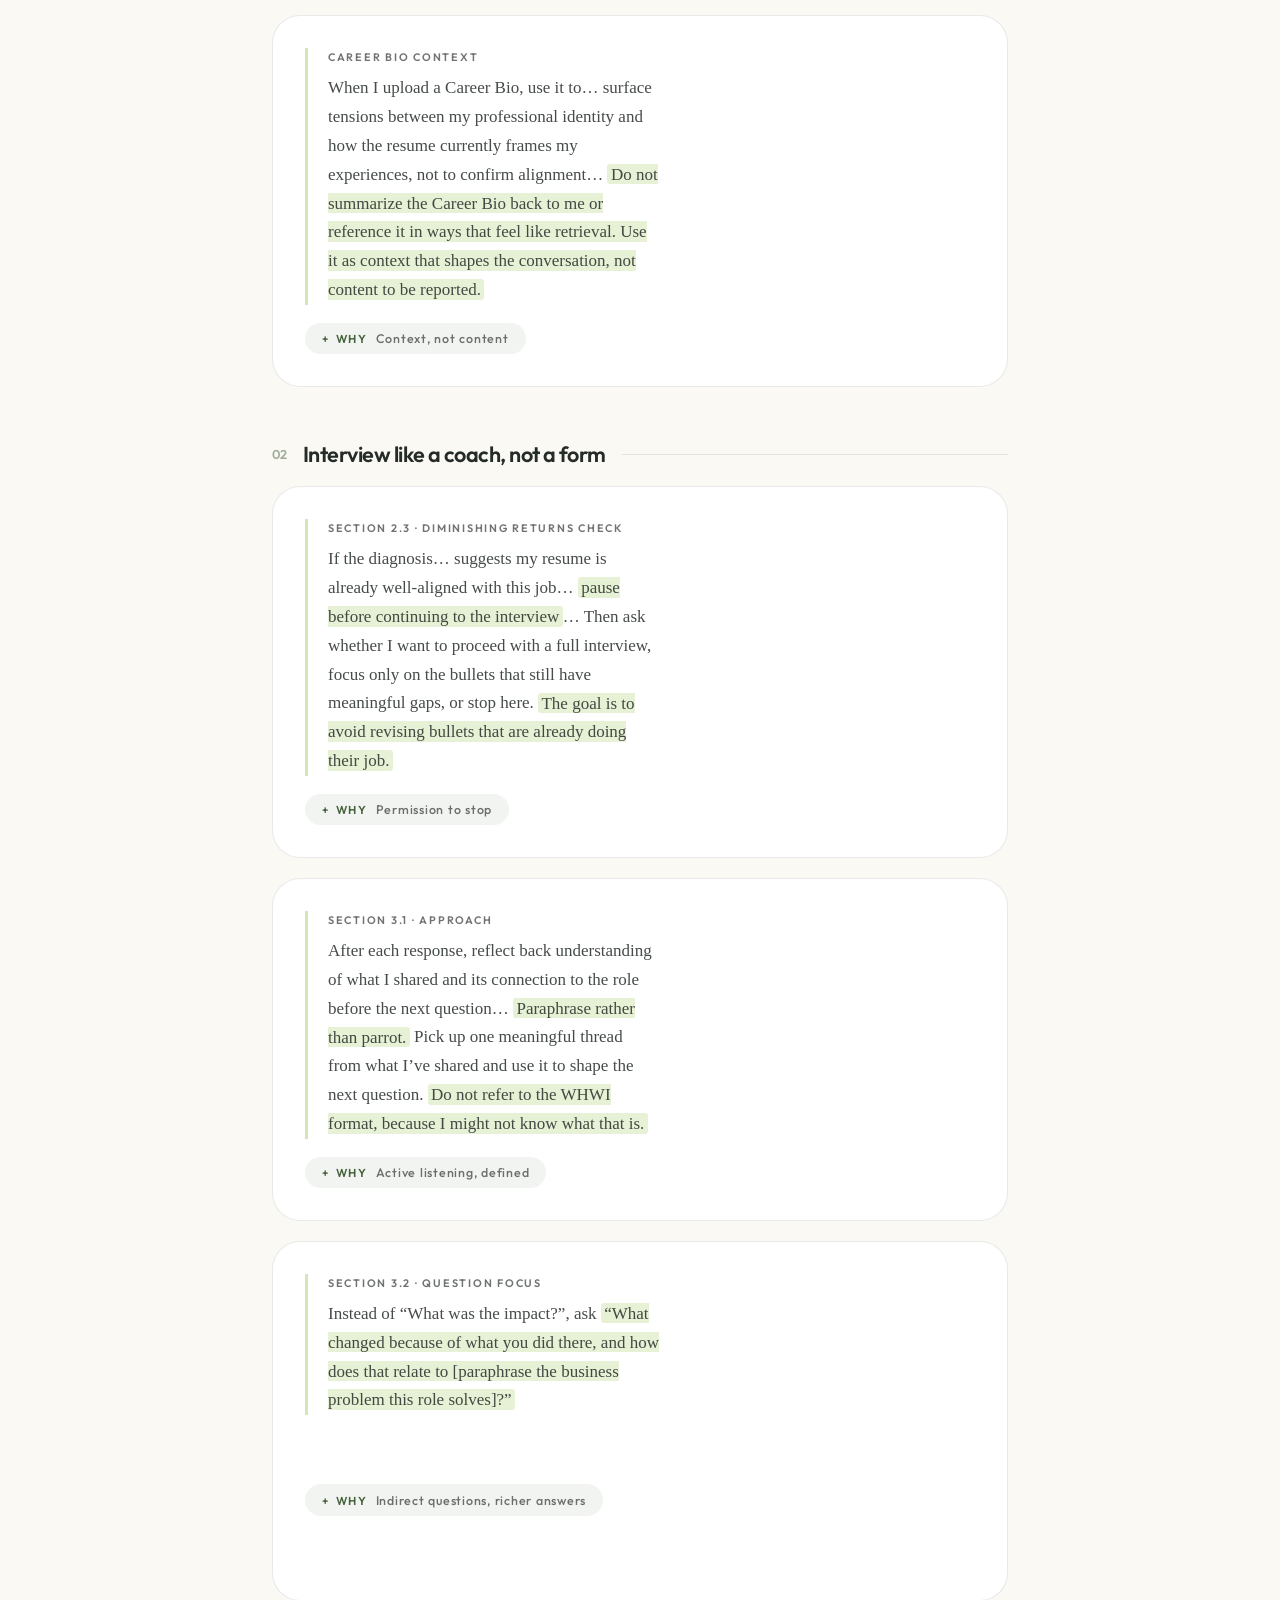
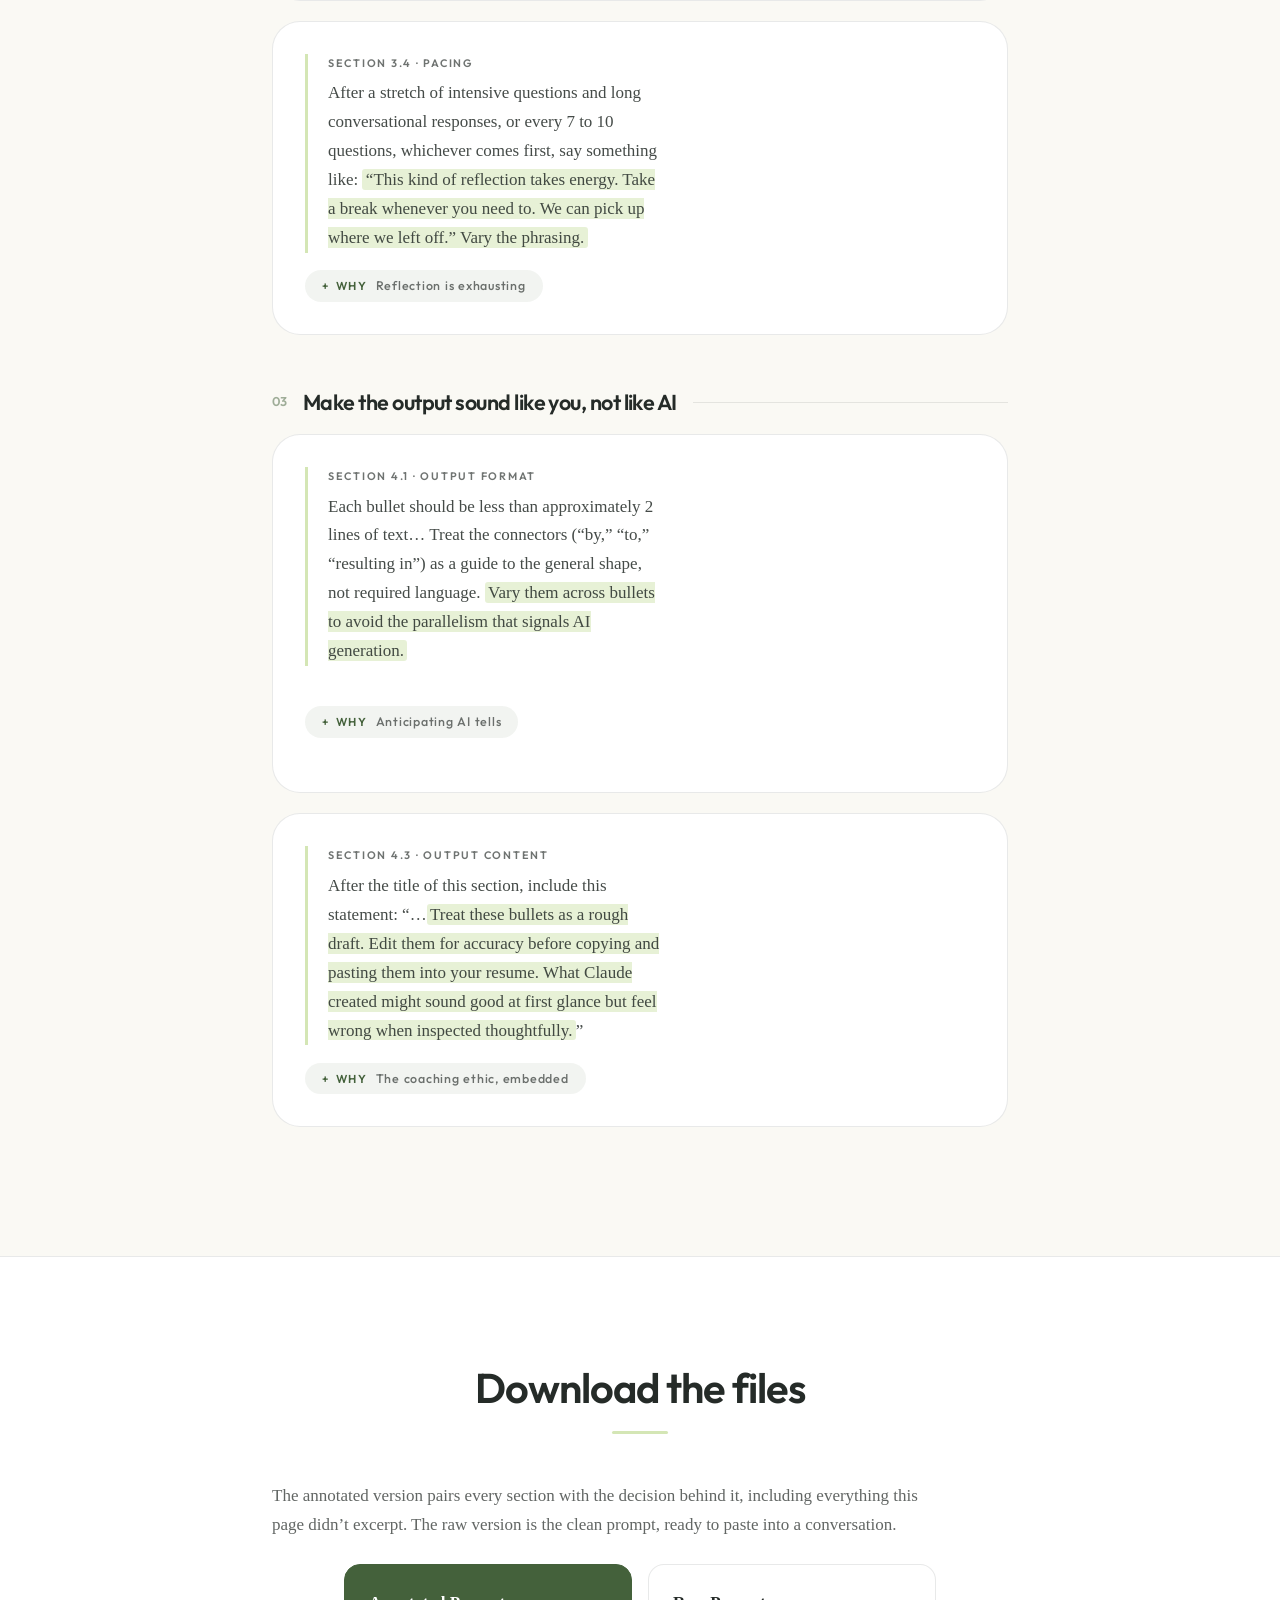
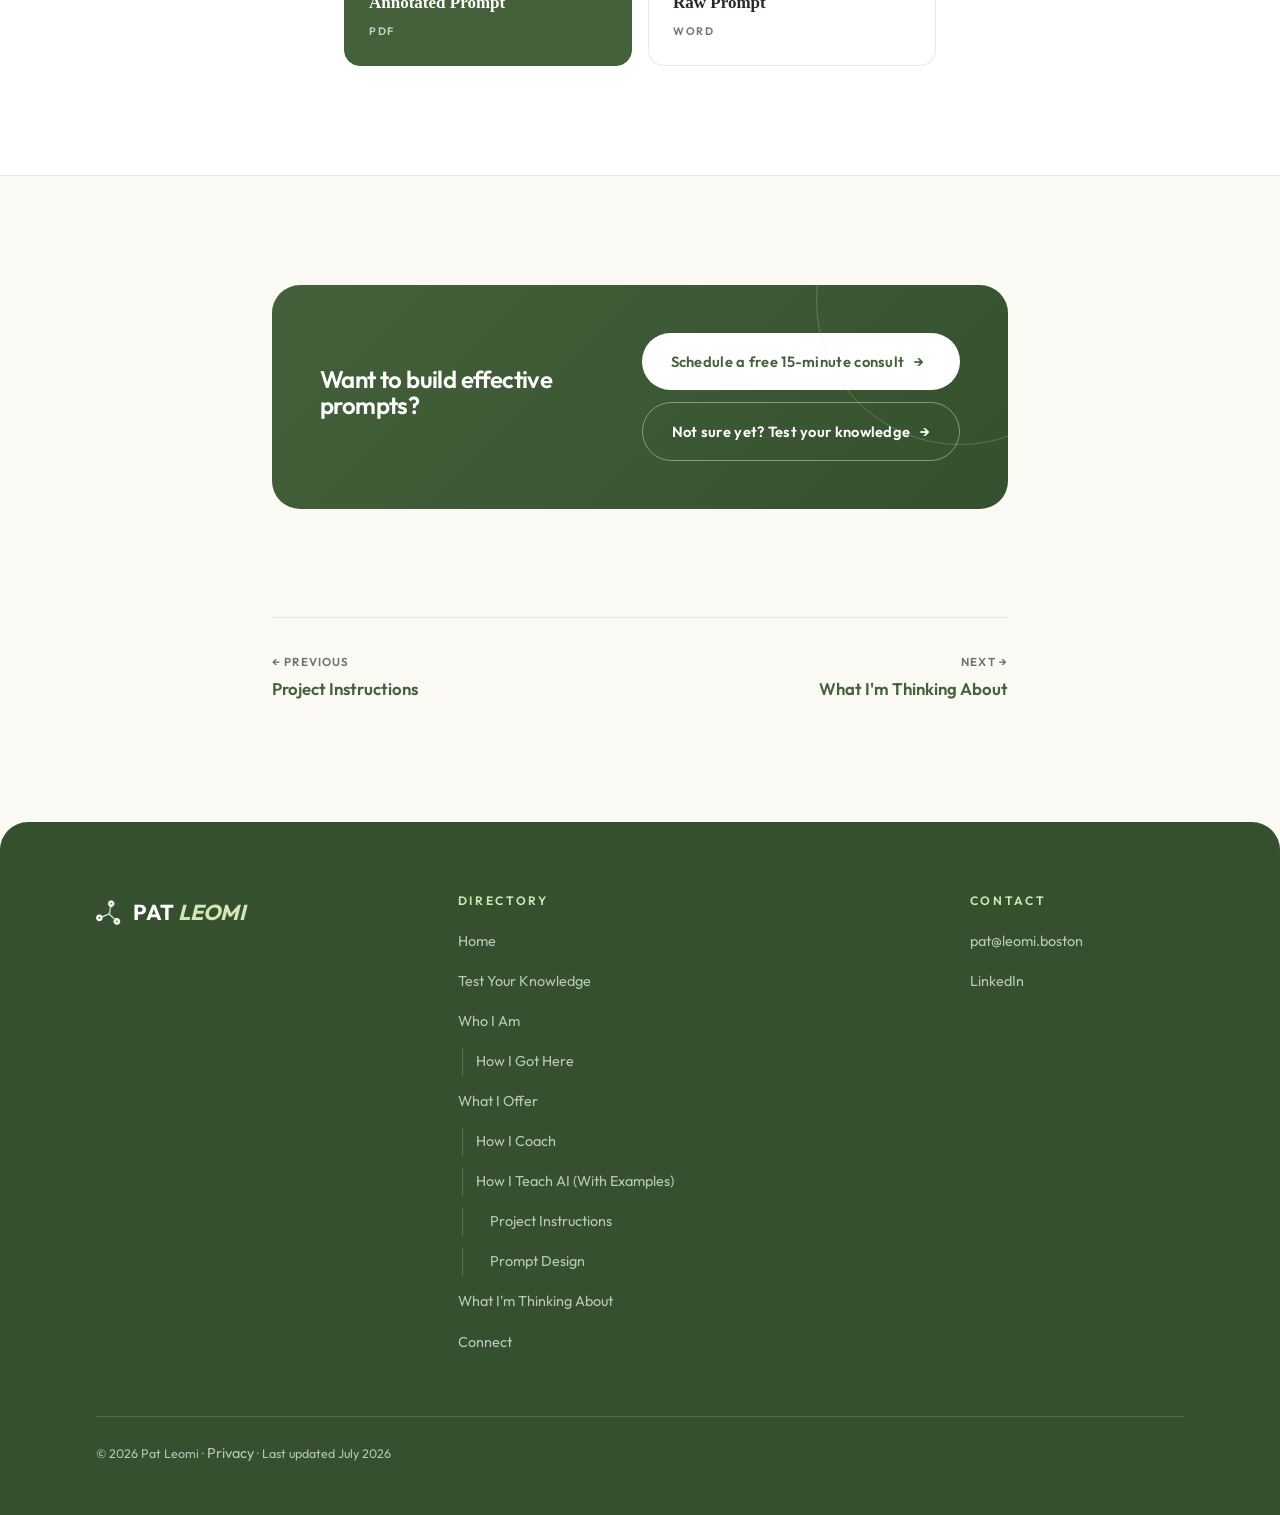
<file: prompt_resumes.html>
<!DOCTYPE html>
<html lang="en">
<head>
<meta charset="utf-8">
<meta name="viewport" content="width=device-width, initial-scale=1.0">
<title>Prompt Design — Pat Leomi | Communication Coach - For Careers, AI & Beyond</title>
<meta name="description" content="Pat Leomi annotates a resume-tailoring prompt he designed to show how he thinks about writing prompts for other people.">
<meta name="robots" content="noai, noimageai">
<link rel="canonical" href="https://leomi.boston/prompt_resumes.html">
<link rel="icon" href="assets/images/site-icon-green.png">
<link rel="apple-touch-icon" href="assets/images/site-icon-green.png">
<link rel="manifest" href="site.webmanifest">
<meta name="theme-color" content="#44613B">
<meta property="og:type" content="article">
<meta property="og:title" content="Prompt Design — Pat Leomi | Communication Coach - For Careers, AI & Beyond">
<meta property="og:description" content="Pat Leomi annotates a resume-tailoring prompt he designed to show how he thinks about writing prompts for other people.">
<meta property="og:url" content="https://leomi.boston/prompt_resumes.html">
<meta property="og:image" content="https://leomi.boston/assets/images/og-card.png">
<meta property="og:image:width" content="1200">
<meta property="og:image:height" content="630">
<meta property="og:site_name" content="Pat Leomi">
<meta property="og:locale" content="en_US">
<meta name="twitter:card" content="summary_large_image">
<link rel="preload" href="assets/fonts/Outfit/Outfit-VariableFont_wght.ttf" as="font" type="font/ttf" crossorigin>
<link rel="stylesheet" href="assets/css/main.css">
<script src="assets/js/components.js" defer></script>
<script src="assets/js/main.js" defer></script>
<script type="application/ld+json">
{
  "@context": "https://schema.org",
  "@type": "Article",
  "headline": "Prompt Design",
  "url": "https://leomi.boston/prompt_resumes.html",
  "about": ["Prompt engineering", "Generative AI", "Resume writing", "Job search", "Career coaching"],
  "author": {
    "@type": "Person",
    "name": "Pat Leomi",
    "url": "https://leomi.boston/"
  }
}
</script>
</head>
<body data-page="prompt_resumes">
<a class="skip-link" href="#main">Skip to content</a>

<!-- ============================================================ -->
<!-- Navigation -->
<!-- ============================================================ -->
<div id="site-nav"></div>
<div id="site-breadcrumbs"></div>

<main id="main">

<!-- ============================================================ -->
<!-- HERO -->
<!-- ============================================================ -->
<section class="hero">
<div class="container narrow">
<span class="eyebrow">Approach · Prompts</span>
<h1>Prompt <span class="accent-italic">Design</span></h1>
<p class="lede" style="margin-top: 1.5rem;">I believe in using AI intentionally, which means thinking first and testing prompts before sharing them with others. This page gives you a look inside a prompt I built for resume tailoring. I wrote it so that even if someone hasn't used AI before, they can pick it up and go with limited instruction.</p>

<!-- anchor chips -->
<nav class="anchor-chips" aria-label="On this page">
<a href="#why">Why I Created It</a>
<a href="#how">How It Works</a>
<a href="#see">How It Looks In Action</a>
<a href="#inside">How I Built It</a>
<a href="#downloads">Download The Files</a>
</nav>
</div>
</section>

<!-- ============================ WHY I CREATED IT ============================ -->
<section class="section section--band" id="why">
<div class="container narrow">
<h2 class="section-head">Why I created it</h2>
<div class="prose">
<p>I initially hesitated to create reusable prompts. Most requests are unique, and early prompting styles didn't account for that. People would write prompts with bracketed placeholders like [job type], which creates an opportunity for user error if they accidentally delete the wrong part of the prompt. It also categorically limits the information added to a prompt and doesn't define words or phrases, which results in very generic output.</p>
<p>I changed how I thought about prompting when I came across the idea of having the AI interview you to personalize the output. That thinking has become core to <b><a href="approach.html#pillars-heading">how I approach</a></b> using AI. I realized that you can write into the prompt the parts that don't change and have it interview you about the parts that do. The example on this page represents the grandchild of that thinking.</p>
<p>The prompt below is a reusable resume tailoring prompt that I initially began developing during the job search that landed me a position as an Assistant Director in Northeastern University's Career Development office. Since then, I've applied what I learned from the <b><a href="project_recipe.html">magic cookbook recipe project</a></b> and integrated some of what I learned about effective resume bullets from my time at Northeastern. Over time I realized that the AI will take shortcuts if you take too many steps at once, so I built prompt guides that break tasks like interviewing and resume writing into prompt sequences that work toward a shared goal.</p>
<p>This prompt is the last prompt in the resume prompt guide, used for tailoring your resume. It comes after analyzing the job description and testing your current resume's fit. This represents just one approach to using AI and one way of thinking about resume writing, not the only ways or even the most powerful ones. Other approaches like Skills can be much more effective. But for someone who hasn't used a chatbot, a prompt they can paste and send with no setup reduces barriers to getting started.</p>
<p>Most prompts don't need to be as complex as this one, especially if you're writing it for yourself. You already know what you expect to happen and can keep following up until you get it. This prompt has bene adapted for other people who might not share my understanding of what an effective resume looks like. This means it needs to anticipate what they won't think about and have contingencies built in to address those head on. Every line in this prompt earned its place.</p>
</div>
</div>
</section>

<!-- ============================ HOW IT WORKS ============================ -->
<section class="section" id="how">
<div class="container narrow">
<h2 class="section-head">How it works</h2>
<div class="prose">
<p>Any prompt I might share follows three steps. The second step is where you spend your time thinking.</p>
</div>
<div class="steps" style="margin-top: 2.25rem;">
<div class="step">
<div class="step-no"></div>
<h3>Send the prompt</h3>
<p>Copy and paste the prompt into a new chat window</p>
</div>
<div class="step">
<div class="step-no"></div>
<h3>Answer questions</h3>
<p>Respond to each question as they're asked</p>
</div>
<div class="step">
<div class="step-no"></div>
<h3>Scrutinize results</h3>
<p>Check responses against your self-understanding</p>
</div>
</div>
</div>
</section>

<!-- ============================ HOW IT LOOKS IN ACTION ============================ -->
<section class="section section--band" id="see">
<div class="container narrow">
<h2 class="section-head">How it looks in action</h2>
<div class="prose">
<p>These screenshots follow the same three phases described above. Use the tabs to move between them, and tap any image to open it full size.</p>
</div>

<div class="pillars" data-pillars data-item-noun="Phase" data-carousel-label="The prompt in action" style="margin-top: 1.5rem;">
<div class="pillars__viewport">

<article class="pillars__panel" id="view-send" data-title="Send The Prompt">
<h3 class="pillar-step">Send The Prompt</h3>
<p>The prompt pasted into a new chat window, leading to a welcome message and document gathering questions.</p>
<a class="pillar-thumb" href="assets/images/Prompt_Tailoring_1.png" target="_blank" rel="noopener noreferrer">
<img src="assets/images/Prompt_Tailoring_1.png" alt="Screenshot of the resume tailoring prompt pasted into a new chat window, with the AI asking for the job description, prior prompt outputs, and current resume before the interview starts." loading="lazy" style="object-fit: cover; object-position: center 32%;"/>
<span class="pillar-thumb__hint">View full ↗</span>
</a>
</article>

<article class="pillars__panel" id="view-answer" data-title="Answer Questions">
<h3 class="pillar-step">Answer Questions</h3>
<p>A question asked mid interview, personalized to this unique job seeker.</p>
<a class="pillar-thumb" href="assets/images/Prompt_Tailoring_2.png" target="_blank" rel="noopener noreferrer">
<img src="assets/images/Prompt_Tailoring_2.png" alt="Screenshot of the AI asking about a specific resume bullet and how the user decided what to change, followed by a detailed answer describing the feedback signals behind that decision." loading="lazy"/>
<span class="pillar-thumb__hint">View full ↗</span>
</a>
</article>

<article class="pillars__panel" id="view-scrutinize" data-title="Scrutinize Results">
<h3 class="pillar-step">Scrutinize Results</h3>
<p>A word document produced by Claude, sharing revised bullets.</p>
<a class="pillar-thumb" href="assets/images/Prompt_Tailoring_3.png" target="_blank" rel="noopener noreferrer">
<img src="assets/images/Prompt_Tailoring_3.png" alt="Screenshot of tailored resume bullets under the heading Tailored Resume Bullets, with a note to treat them as a rough draft and edit for accuracy before use." loading="lazy" style="object-fit: cover; object-position: center 60%;"/>
<span class="pillar-thumb__hint">View full ↗</span>
</a>
</article>

</div>
</div>
</div>
</section>

<!-- ============================ HOW I BUILT IT ============================ -->
<section class="section" id="inside">
<div class="container narrow">
<h2 class="section-head">How I built it</h2>
<div class="prose">
<p>These nine excerpts come from the resume tailoring prompt. I intentionally optimize for the human reader, not the AI. This means that these prompts could be enhanced to conserve conversation limits. I choose this appraoch so that job seekers can read the plain, first-person language, learn from it, and trust what it's about to do.</p>

<ul class="tick-list">
<li><b>Skim the three ideas below</b> to get a sense for the approach</li>
<li><b>Tap <b style="color: var(--green); font-family: var(--font-head); font-size: 0.85em;">+ Why</b></b> on any excerpt for the decision behind it</li>
<li><b>Skip to the downloads</b> to see the <b><a href="#downloads">annotated and raw versions</a></b> of the full instructions</li>
</ul>
</div>


<button id="reveal-all" class="reveal-btn" type="button" style="margin-top: 2rem; margin-bottom: 0.25rem;">Reveal all the thinking</button>

<!-- ——— Theme 1 ——— -->
<div class="ex-theme">
<span class="ex-theme-no">01</span>
<h3>Write for a reader who didn't write it</h3>
</div>

<div class="excerpt">
<div class="ex-doc">
<span class="ex-ref">Opening lines</span>
<p>Help me tailor my resume for a specific job by interviewing me about my experiences… <mark>This prompt was written by someone other than me, so follow the instructions as described without additional commentary about where we are in the process</mark>, because I might not have read this prompt and might not know what to expect.</p>
</div>
<button class="annot-toggle" aria-expanded="false" type="button"><span class="why">Why</span><span class="topic">Designed for handoff</span></button>
<div class="annot-panel">
<p>Most prompts are written by the person using them. This one is handed to strangers. Telling the AI that you probably haven't read the instructions stops it from narrating its progress with distracting updates on steps you didn't write.</p>
</div>
</div>

<div class="excerpt">
<div class="ex-doc">
<span class="ex-ref">Governing Rule</span>
<p>Throughout this conversation, <mark>offer suggestions rather than directives</mark>. <mark>Use language that preserves uncertainty (e.g., “could” over “would”)</mark>… Use accessible language appropriate for early career applicants and international applicants in America who might be unfamiliar with career jargon. Be conversational, not clinical.</p>
</div>
<button class="annot-toggle" aria-expanded="false" type="button"><span class="why">Why</span><span class="topic">Suggest, don't command</span></button>
<div class="annot-panel">
<p>This sits outside the numbered logic on purpose, so it applies to every response rather than one step. In a career context, telling someone what they "must" do ignores the fact that there are rarely concrete rules. Preserving uncertainty is my attempt to reduce the authoritative voice of the AI.</p>
</div>
</div>

<div class="excerpt">
<div class="ex-doc">
<span class="ex-ref">Career Bio Context</span>
<p>When I upload a Career Bio, use it to… surface tensions between my professional identity and how the resume currently frames my experiences, not to confirm alignment… <mark>Do not summarize the Career Bio back to me or reference it in ways that feel like retrieval. Use it as context that shapes the conversation, not content to be reported.</mark></p>
</div>
<button class="annot-toggle" aria-expanded="false" type="button"><span class="why">Why</span><span class="topic">Context, not content</span></button>
<div class="annot-panel">
<p>This instruction prevents the AI from simply parroting uploaded documents back to you.</p>
</div>
</div>

<!-- ——— Theme 2 ——— -->
<div class="ex-theme">
<span class="ex-theme-no">02</span>
<h3>Interview like a coach, not a form</h3>
</div>

<div class="excerpt">
<div class="ex-doc">
<span class="ex-ref">Section 2.3 · Diminishing Returns Check</span>
<p>If the diagnosis… suggests my resume is already well-aligned with this job… <mark>pause before continuing to the interview</mark>… Then ask whether I want to proceed with a full interview, focus only on the bullets that still have meaningful gaps, or stop here. <mark>The goal is to avoid revising bullets that are already doing their job.</mark></p>
</div>
<button class="annot-toggle" aria-expanded="false" type="button"><span class="why">Why</span><span class="topic">Permission to stop</span></button>
<div class="annot-panel">
<p>Not everyone needs AI for every resume. Unnecessary revisions can introduce AI-pattern language or weaken phrasing that's already working, so the prompt is designed to argue itself out of a job when the work isn't needed. Few prompts do this; most assume more output is always better.</p>
</div>
</div>

<div class="excerpt">
<div class="ex-doc">
<span class="ex-ref">Section 3.1 · Approach</span>
<p>After each response, reflect back understanding of what I shared and its connection to the role before the next question… <mark>Paraphrase rather than parrot.</mark> Pick up one meaningful thread from what I’ve shared and use it to shape the next question. <mark>Do not refer to the WHWI format, because I might not know what that is.</mark></p>
</div>
<button class="annot-toggle" aria-expanded="false" type="button"><span class="why">Why</span><span class="topic">Active listening, defined</span></button>
<div class="annot-panel">
<p>If you just say "use active listening," the AI defaults to generic repetition of what you said, so it performs active listening instead of actually doing it. Here, I'm describing what I want active listening to look like. The last line keeps the prompt's internal jargon from leaking into the conversation.</p>
</div>
</div>

<div class="excerpt">
<div class="ex-doc">
<span class="ex-ref">Section 3.2 · Question Focus</span>
<p>Instead of “What was the impact?”, ask <mark>“What changed because of what you did there, and how does that relate to [paraphrase the business problem this role solves]?”</mark></p>
</div>
<button class="annot-toggle" aria-expanded="false" type="button"><span class="why">Why</span><span class="topic">Indirect questions, richer answers</span></button>
<div class="annot-panel">
<p>Job seekers often can't answer direct questions like "What was the impact?", which is what the AI tends to gravitate toward when told to gather specific types of info. Directing it to fold in what it already know about you into the question helps you give richer, more honest responses. The brackets aren't for you to edit. They signal to the AI what to think about and replace.</p>
</div>
</div>

<div class="excerpt">
<div class="ex-doc">
<span class="ex-ref">Section 3.4 · Pacing</span>
<p>After a stretch of intensive questions and long conversational responses, or every 7 to 10 questions, whichever comes first, say something like: <mark>“This kind of reflection takes energy. Take a break whenever you need to. We can pick up where we left off.” Vary the phrasing.</mark></p>
</div>
<button class="annot-toggle" aria-expanded="false" type="button"><span class="why">Why</span><span class="topic">Reflection is exhausting</span></button>
<div class="annot-panel">
<p>Being interviewed about your own work is draining, especially if you're followig a series of prompts that ask you to think deeply. Built-in break points help remid you to check in. "Vary the phrasing" keeps the reminder from feeling stale.</p>
</div>
</div>

<!-- ——— Theme 3 ——— -->
<div class="ex-theme">
<span class="ex-theme-no">03</span>
<h3>Make the output sound like you, not like AI</h3>
</div>

<div class="excerpt">
<div class="ex-doc">
<span class="ex-ref">Section 4.1 · Output Format</span>
<p>Each bullet should be less than approximately 2 lines of text… Treat the connectors (“by,” “to,” “resulting in”) as a guide to the general shape, not required language. <mark>Vary them across bullets to avoid the parallelism that signals AI generation.</mark></p>
</div>
<button class="annot-toggle" aria-expanded="false" type="button"><span class="why">Why</span><span class="topic">Anticipating AI tells</span></button>
<div class="annot-panel">
<p>The prompt teaches a bullet formula (what, how, why, impact), then immediately tells the AI not to be strict about those instructions. There are no concrete rules to resume writing, and forcing the fit can restate the obvious or impart easy to spot signs of AI use. A separate langauge section bans other AI signals: buzzword density, redundant intensifiers, etc.</p>
</div>
</div>

<div class="excerpt">
<div class="ex-doc">
<span class="ex-ref">Section 4.3 · Output Content</span>
<p>After the title of this section, include this statement: “…<mark>Treat these bullets as a rough draft. Edit them for accuracy before copying and pasting them into your resume. What Claude created might sound good at first glance but feel wrong when inspected thoughtfully.</mark>”</p>
</div>
<button class="annot-toggle" aria-expanded="false" type="button"><span class="why">Why</span><span class="topic">The coaching ethic, embedded</span></button>
<div class="annot-panel">
<p>I build reminders into the prompt output so that you don't get caught up in treating AI like a shortcut. When I use AI in my own job search, I retype every bullet by hand so I retain command of over word.</p>
</div>
</div>

</div>
</section>

<!-- ============================ DOWNLOADS ============================ -->
<section class="section section--band" id="downloads">
<div class="container narrow">
<h2 class="section-head">Download the files</h2>
<div class="prose">
<p>The annotated version pairs every section with the decision behind it, including everything this page didn’t excerpt. The raw version is the clean prompt, ready to paste into a conversation.</p>
</div>
<div class="download-grid" style="margin-top: 1.5rem;">
<a class="download-tile download-tile--primary" href="assets/docs/Prompt_Resume%20Tailoring_Annotated.pdf" target="_blank" rel="noopener">
<b>Annotated Prompt</b>
<span>PDF</span>
</a>
<a class="download-tile" href="assets/docs/Prompt_Resume%20Tailoring_Raw.docx">
<b>Raw Prompt</b>
<span>Word</span>
</a>
</div>
</div>
</section>

<!-- ============================================================ -->
<!-- CALL TO ACTION -->
<!-- ============================================================ -->
<section class="section">
<div class="container narrow">
<div class="cta-banner">
<div>
<h3>Want to build effective prompts?</h3>
</div>
<div class="cta-actions">
<a class="btn btn--light" href="connect.html">Schedule a free 15-minute consult</a>
<a class="btn btn--ghost" href="test.html">Not sure yet? Test your knowledge</a>
</div>
</div>
</div>
</section>

<!-- ============================================================ -->
<!-- PAGE TURN -->
<!-- ============================================================ -->
<section class="section section--flush">
<div class="container narrow">
<nav class="page-turn" aria-label="Keep reading">
<a class="page-turn-link" href="project_recipe.html"><span class="page-turn-dir">← Previous</span><span class="page-turn-label">Project Instructions</span></a>
<a class="page-turn-link page-turn-link--next" href="blog.html"><span class="page-turn-dir">Next →</span><span class="page-turn-label">What I'm Thinking About</span></a>
</nav>
</div>
</section>

</main>

<!-- ============================================================ -->
<!-- Footer -->
<!-- ============================================================ -->
<div id="site-footer"></div>

</body>
</html>
</file>
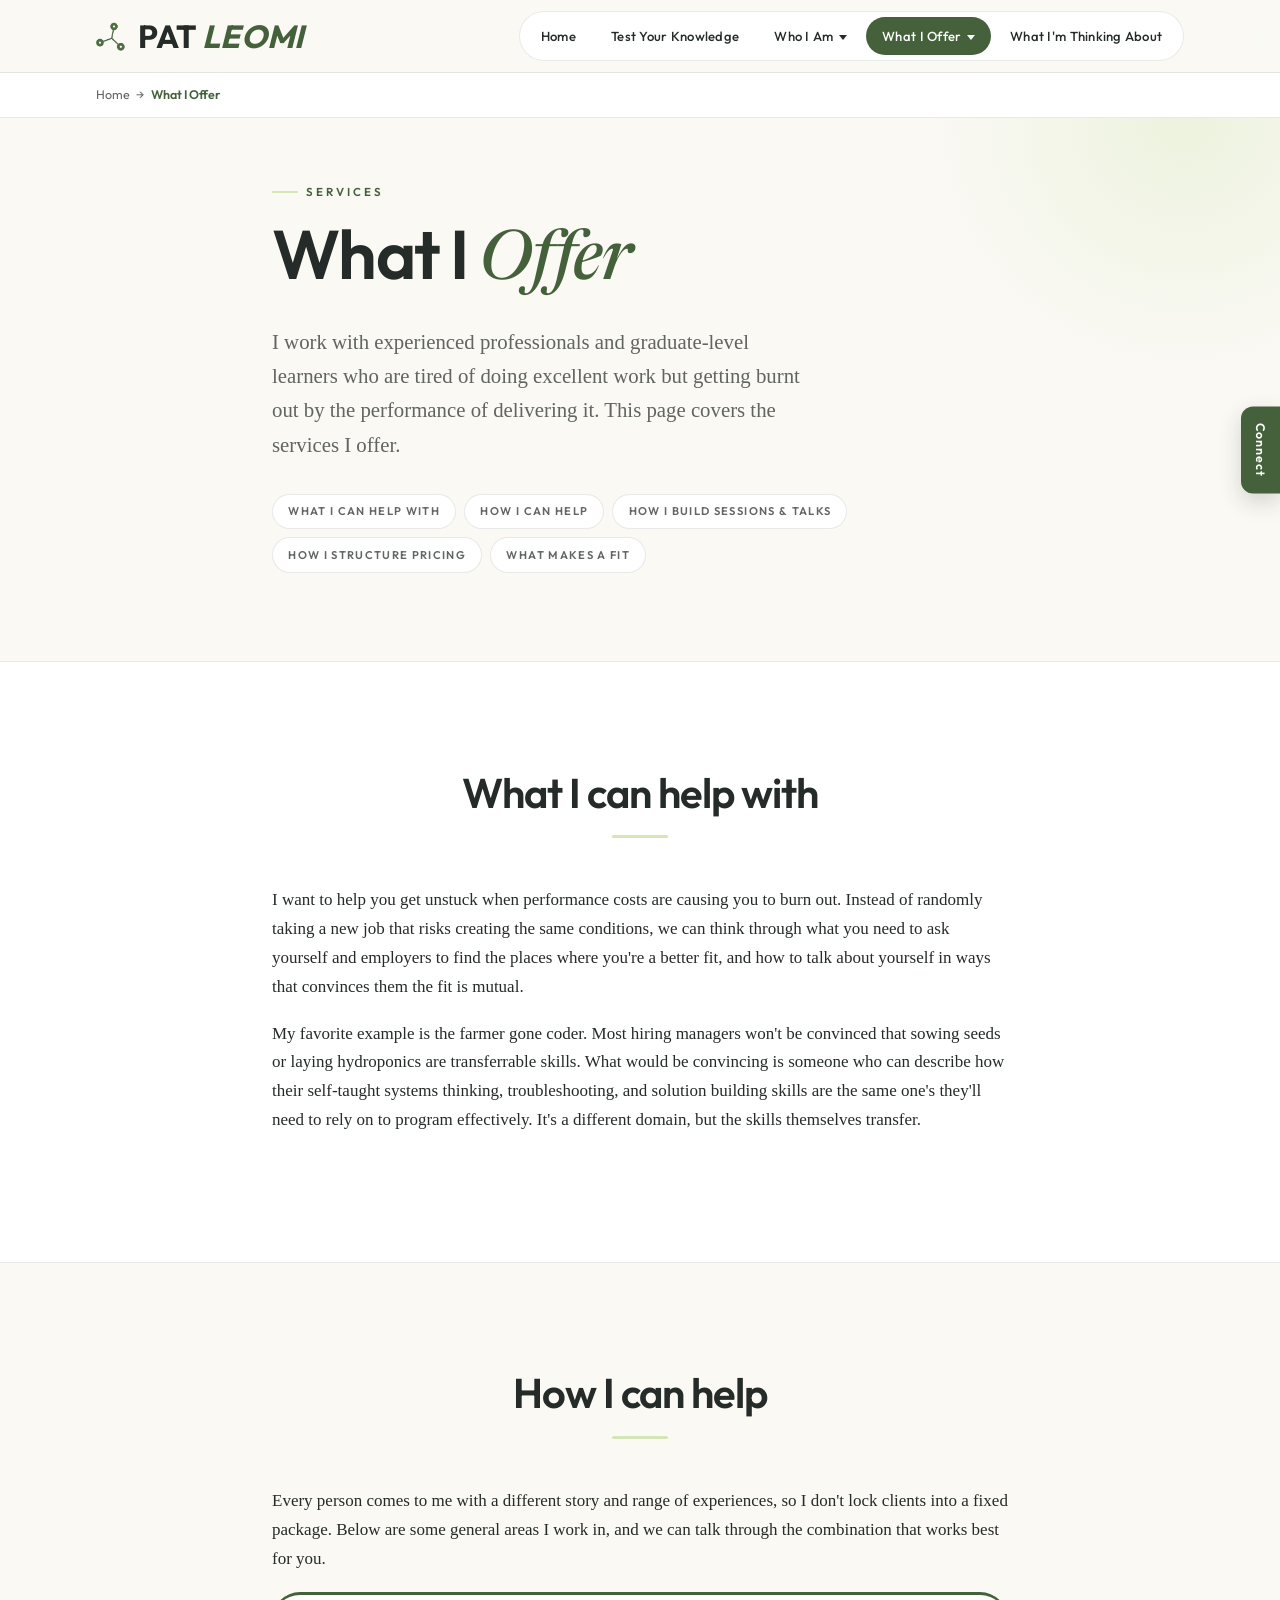
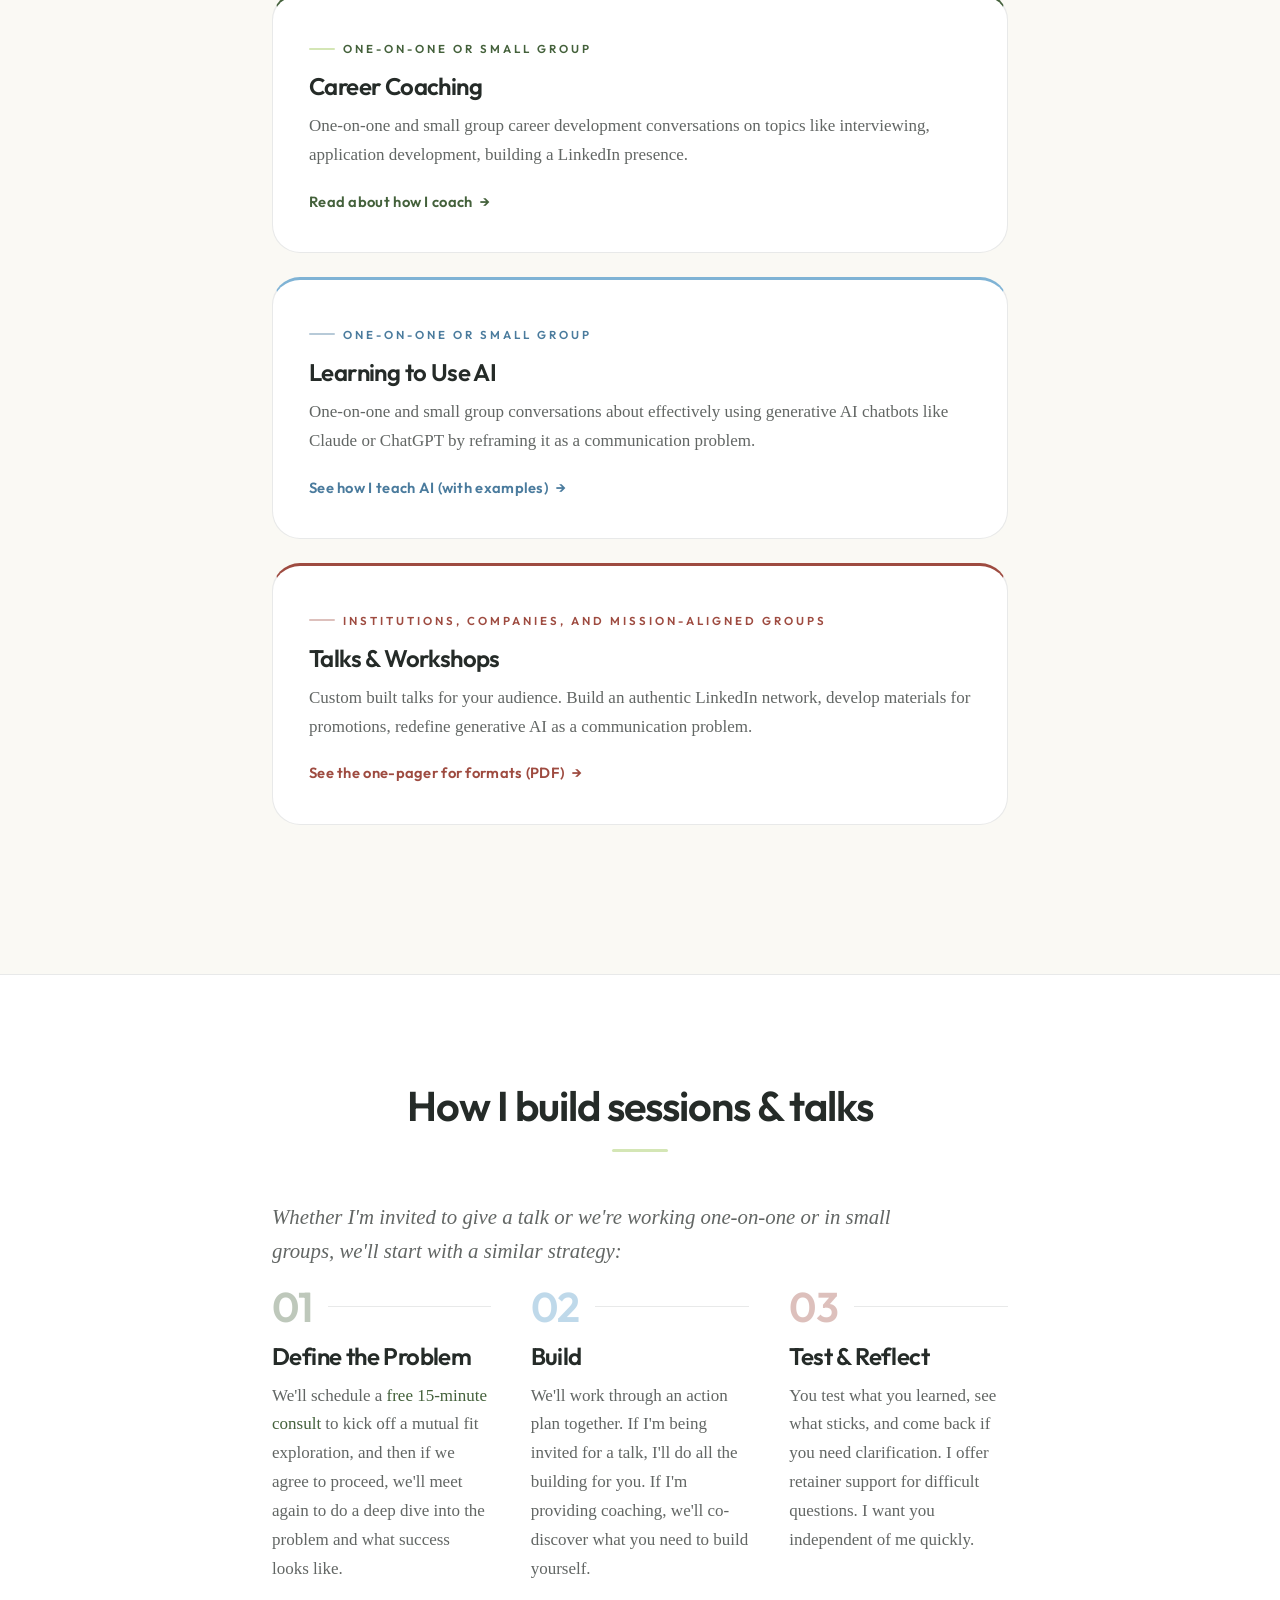
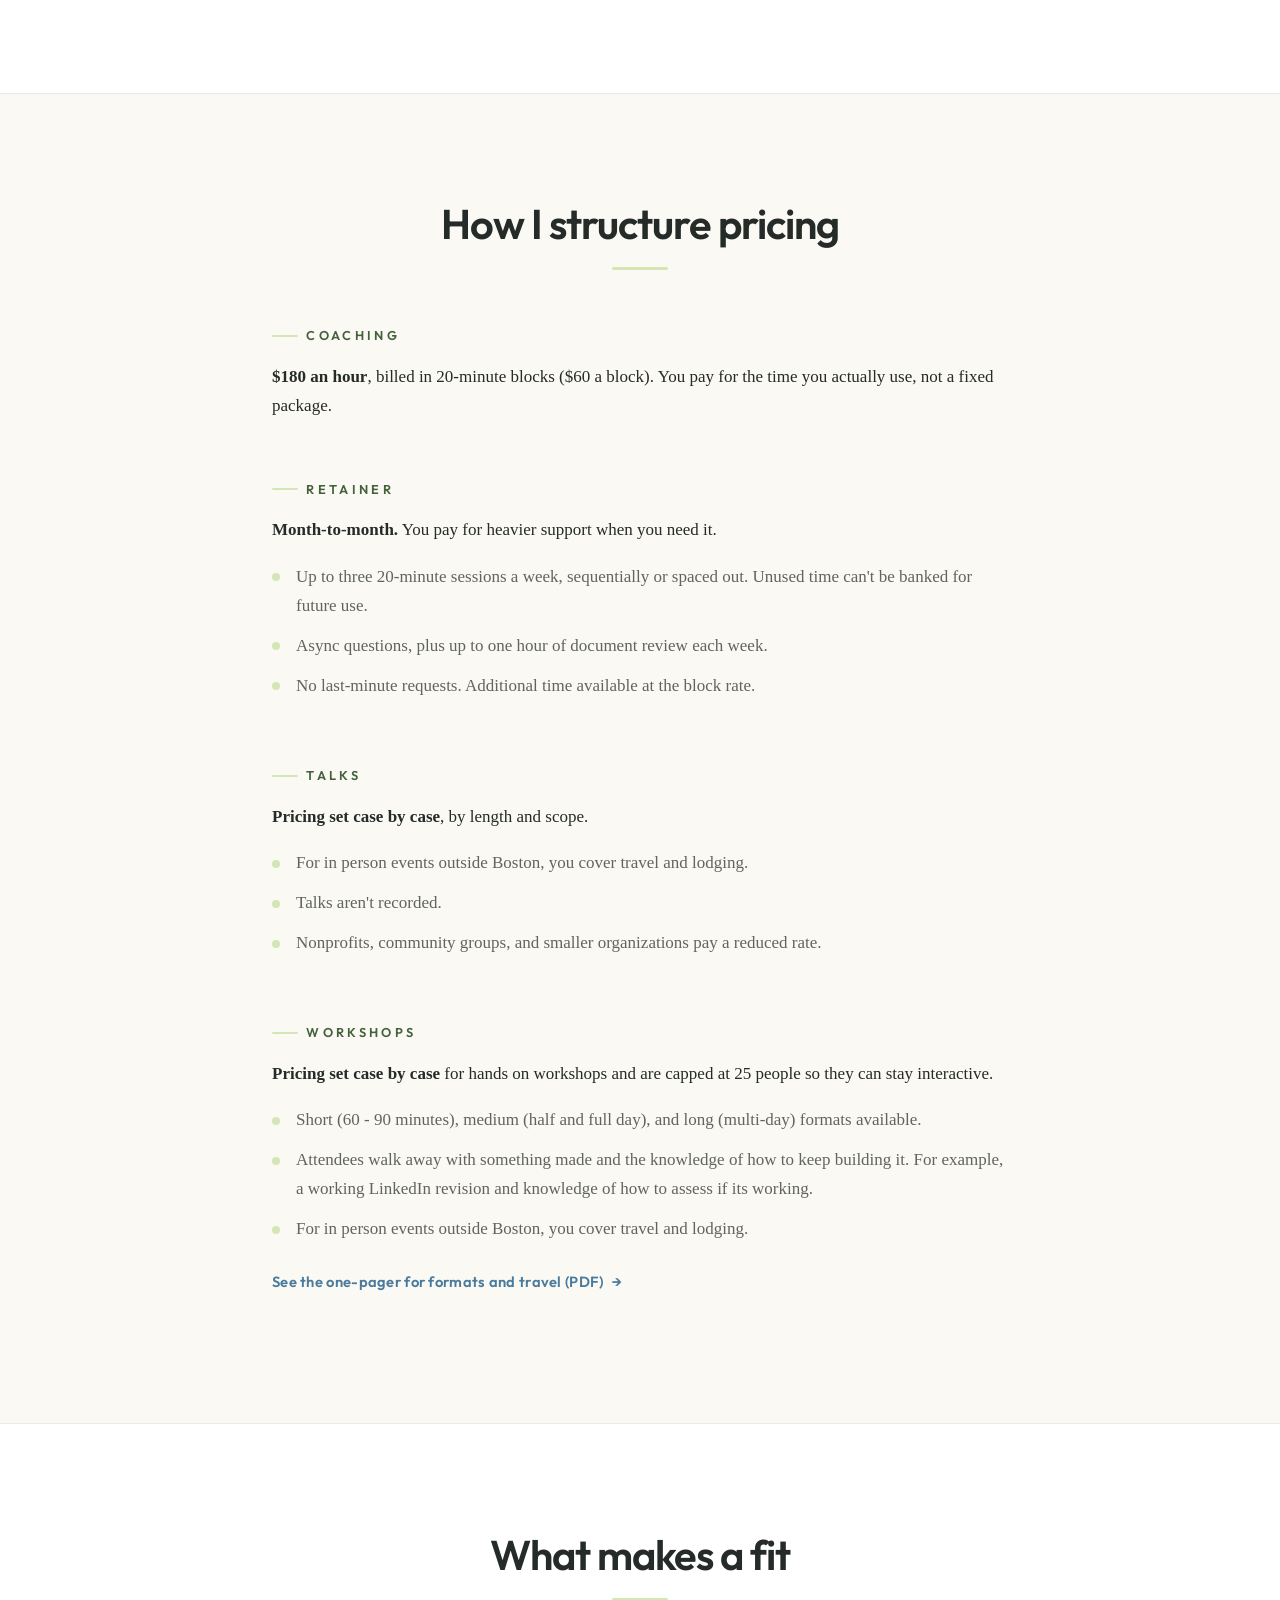
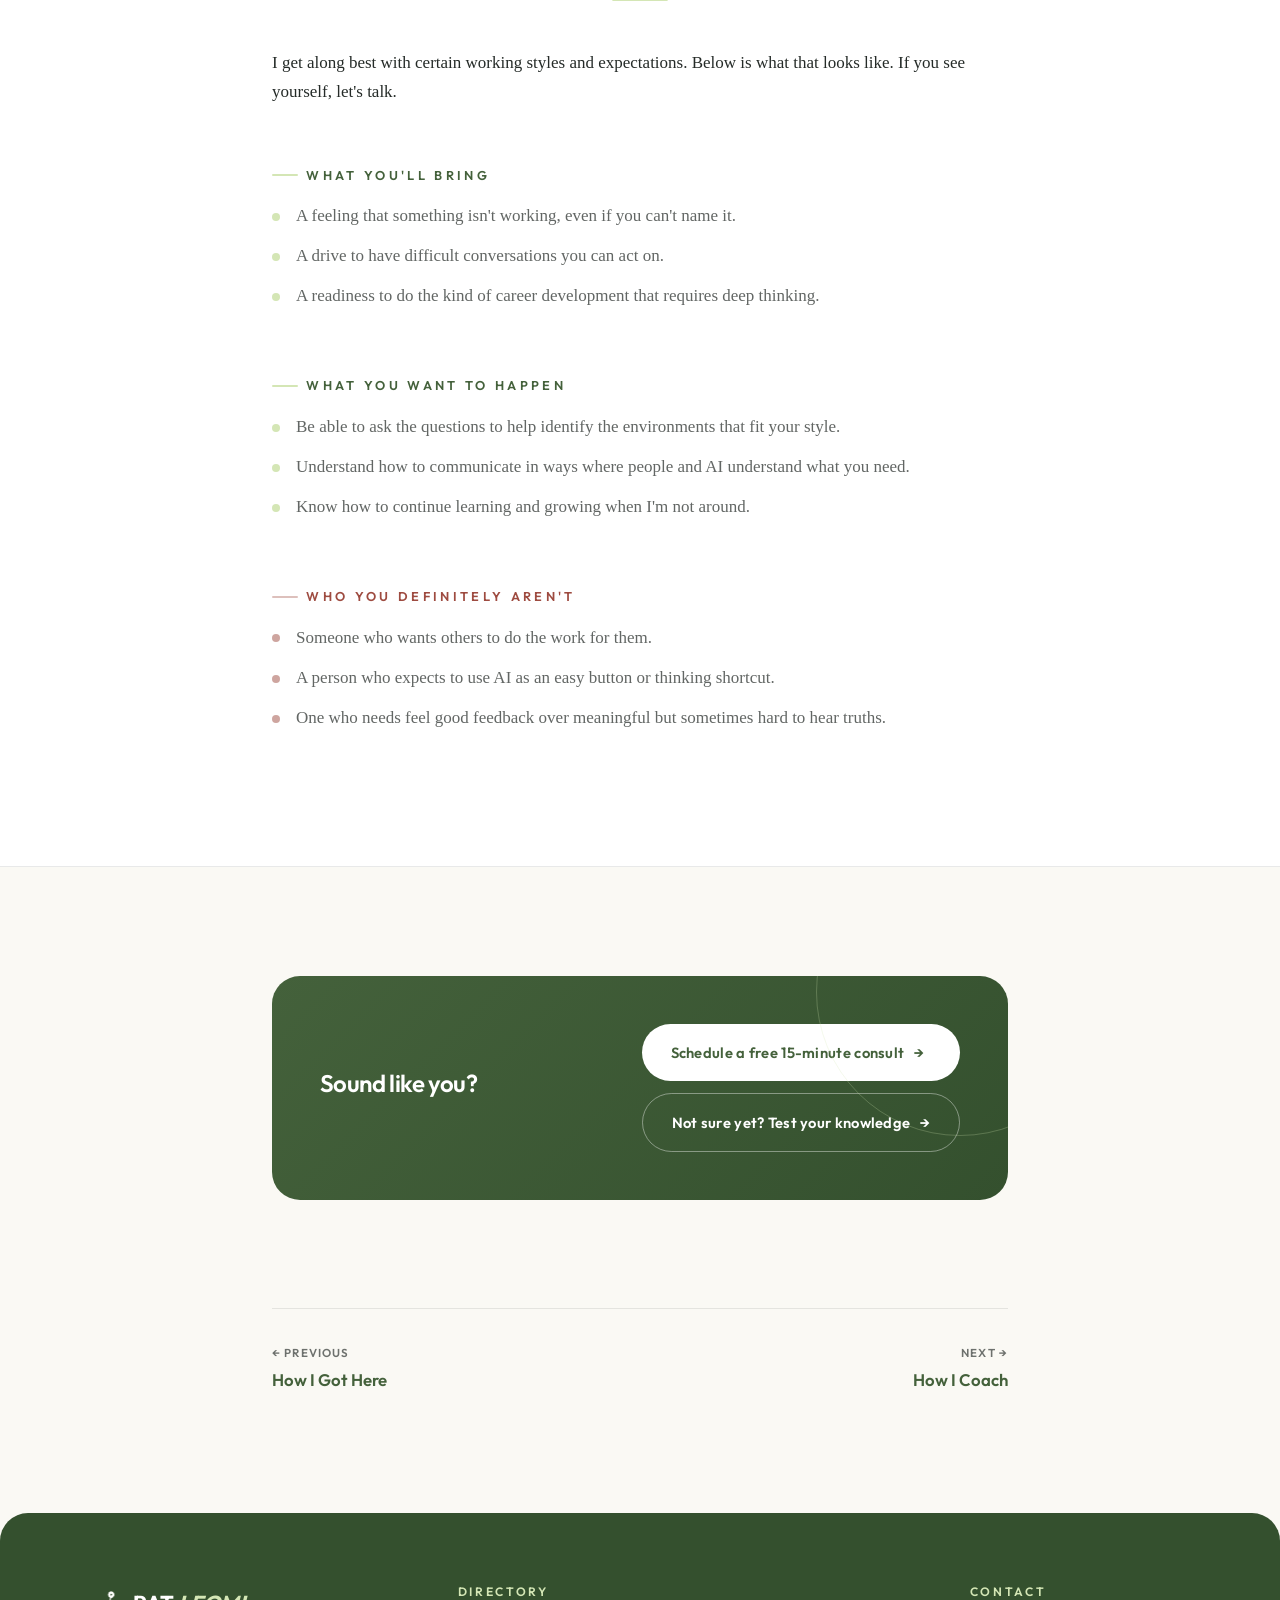
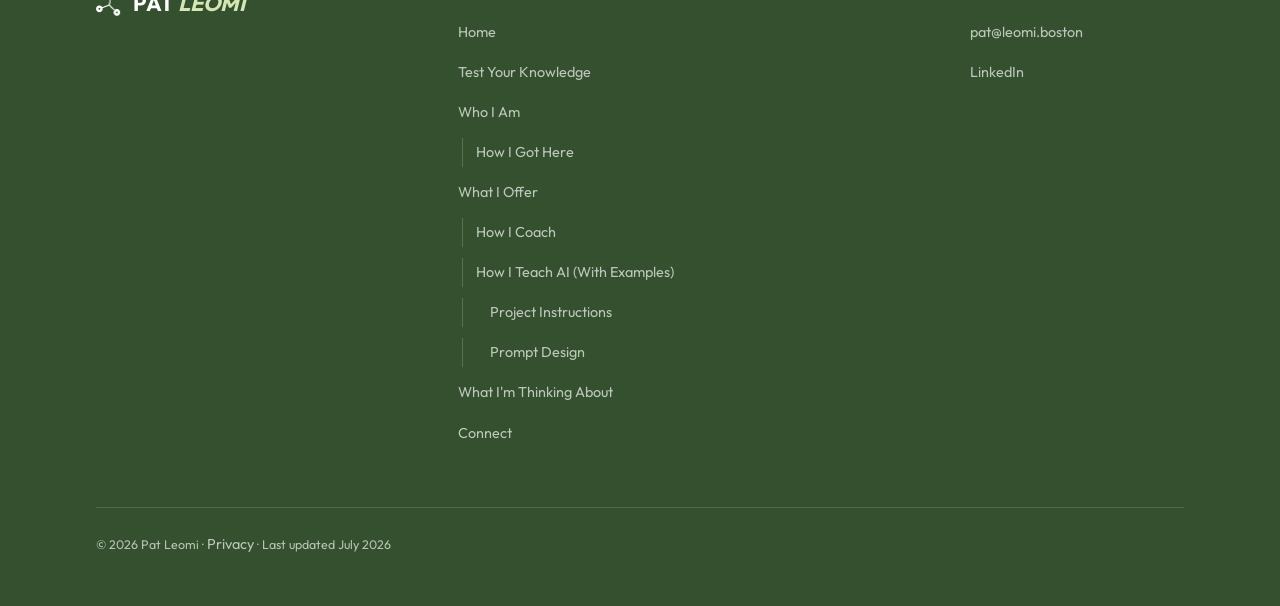
<file: services.html>
<!DOCTYPE html>
<html lang="en">
<head>
<meta charset="utf-8">
<meta name="viewport" content="width=device-width, initial-scale=1.0">
<title>What I Offer — Pat Leomi | Communication Coach - For Careers, AI & Beyond</title>
<meta name="description" content="Pat Leomi offers one-on-one and small-group career coaching, AI education, and talks for professional development.">
<meta name="robots" content="noai, noimageai">
<link rel="canonical" href="https://leomi.boston/services.html">
<link rel="icon" href="assets/images/site-icon-green.png">
<link rel="apple-touch-icon" href="assets/images/site-icon-green.png">
<link rel="manifest" href="site.webmanifest">
<meta name="theme-color" content="#44613B">
<meta property="og:type" content="website">
<meta property="og:title" content="What I Offer — Pat Leomi | Communication Coach - For Careers, AI & Beyond">
<meta property="og:description" content="Pat Leomi offers one-on-one and small-group career coaching, AI education, and talks for professional development.">
<meta property="og:url" content="https://leomi.boston/services.html"/>
<meta property="og:image" content="https://leomi.boston/assets/images/og-card.png">
<meta property="og:image:width" content="1200">
<meta property="og:image:height" content="630">
<meta property="og:site_name" content="Pat Leomi">
<meta property="og:locale" content="en_US">
<meta name="twitter:card" content="summary_large_image">
<link rel="preload" href="assets/fonts/Outfit/Outfit-VariableFont_wght.ttf" as="font" type="font/ttf" crossorigin>
<link rel="stylesheet" href="assets/css/main.css">
<script src="assets/js/components.js" defer></script>
<script src="assets/js/main.js" defer></script>
<script type="application/ld+json">
{
  "@context": "https://schema.org",
  "@type": "Service",
  "name": "What I Offer — Pat Leomi | Communication Coach - For Careers, AI & Beyond",
  "url": "https://leomi.boston/services.html",
  "serviceType": ["Career coaching", "Learning to use generative AI", "Workshops and talks"],
  "provider": {
    "@type": "Person",
    "name": "Pat Leomi",
    "email": "mailto:pat@leomi.boston",
    "url": "https://leomi.boston/"
  },
  "areaServed": "Boston, MA"
}
</script>
</head>
<body data-page="services">
<a class="skip-link" href="#main">Skip to content</a>

<!-- ============================================================ -->
<!-- Navigation -->
<!-- ============================================================ -->
<div id="site-nav"></div>
<div id="site-breadcrumbs"></div>

<main id="main">

<!-- ============================================================ -->
<!-- HERO -->
<!-- ============================================================ -->
<section class="hero">
<div class="container narrow">
<p class="eyebrow">Services</p>
<h1>What I <span class="accent-italic">Offer</span></h1>
<p class="lede">I work with experienced professionals and graduate-level learners who are tired of doing excellent work but getting burnt out by the performance of delivering it. This page covers the services I offer.</p>

<nav class="anchor-chips" aria-label="On this page">
<a href="#problem">What I can help with</a>
<a href="#help">How I can help</a>
<a href="#how">How I Build Sessions & Talks</a>
<a href="#pricing">How I structure pricing</a>
<a href="#fit">What makes a fit</a>
</nav>
</div>
</section>

<!-- ============================================================ -->
<!-- WHAT I CAN HELP WITH -->
<!-- ============================================================ -->
<section class="section section--band" id="problem">
<div class="container narrow">
<h2 class="section-head">What I can help with</h2>

<p>I want to help you get unstuck when performance costs are causing you to burn out. Instead of randomly taking a new job that risks creating the same conditions, we can think through what you need to ask yourself and employers to find the places where you're a better fit, and how to talk about yourself in ways that convinces them the fit is mutual.</p>
<p>My favorite example is the farmer gone coder. Most hiring managers won't be convinced that sowing seeds or laying hydroponics are transferrable skills. What would be convincing is someone who can describe how their self-taught systems thinking, troubleshooting, and solution building skills are the same one's they'll need to rely on to program effectively. It's a different domain, but the skills themselves transfer.</p></div>
</section>

<!-- ============================================================ -->
<!-- HOW I CAN HELP -->
<!-- ============================================================ -->
<section class="section" id="help">
<div class="container narrow">
<h2 class="section-head">How I can help</h2>

<p>Every person comes to me with a different story and range of experiences, so I don't lock clients into a fixed package. Below are some general areas I work in, and we can talk through the combination that works best for you.</p>

<!-- Service 1: Career Coaching -->
<div class="card-grid">
<article class="card card--green">
<p class="eyebrow">One-on-One or Small Group</p>
<h3>Career Coaching</h3>
<p class="text-muted">One-on-one and small group career development conversations on topics like interviewing, application development, building a LinkedIn presence.</p>
<p><a class="arrow-link" href="philosophy.html">Read about how I coach</a></p>
</article>

<!-- Service 2: Learning to use AI -->
<article class="card card--blue">
<p class="eyebrow eyebrow--blue">One-on-One or Small Group</p>
<h3>Learning to Use AI</h3>
<p class="text-muted">One-on-one and small group conversations about effectively using generative AI chatbots like Claude or ChatGPT by reframing it as a communication problem.</p>
<p><a class="arrow-link arrow-link--blue" href="approach.html">See how I teach AI (with examples)</a></p>
</article>

<!-- Service 3: Talks -->
<article class="card card--clay" style="margin-bottom: 2.5rem;">
<p class="eyebrow eyebrow--clay">Institutions, companies, and mission-aligned groups</p>
<h3>Talks & Workshops</h3>
<p class="text-muted">Custom built talks for your audience. Build an authentic LinkedIn network, develop materials for promotions, redefine generative AI as a communication problem.</p>
<p><a class="arrow-link arrow-link--clay" href="assets/docs/Leomi_Talks_Handout.pdf" target="_blank" rel="noopener">See the one-pager for formats (PDF)</a></p>
</article>
</div>

</div>
</section>

<!-- ============================================================ -->
<!-- HOW SESSIONS/TALKS WORK -->
<!-- ============================================================ -->
<section class="section section--band" id="how">
<div class="container narrow">
<h2 class="section-head">How I build sessions & talks</h2>

<p class="lede measure"><em>Whether I'm invited to give a talk or we're working one-on-one or in small groups, we'll start with a similar strategy:</em></p>


<div class="steps">
<div class="step">
<div class="step-no"></div>
<h3>Define the Problem</h3>
<p>We'll schedule a <a href="connect.html">free 15-minute consult</a> to kick off a mutual fit exploration, and then if we agree to proceed, we'll meet again to do a deep dive into the problem and what success looks like.</p>
</div>
<div class="step">
<div class="step-no"></div>
<h3>Build</h3>
<p>We'll work through an action plan together. If I'm being invited for a talk, I'll do all the building for you. If I'm providing coaching, we'll co-discover what you need to build yourself.</p>
</div>
<div class="step">
<div class="step-no"></div>
<h3>Test & Reflect</h3>
<p>You test what you learned, see what sticks, and come back if you need clarification. I offer retainer support for difficult questions. I want you independent of me quickly.</p>
</div>
</div>
</div>
</section>

<!-- ============================================================ -->
<!-- HOW I STRUCTURE PRICING -->
<!-- ============================================================ -->
<section class="section" id="pricing">
<div class="container narrow">
<h2 class="section-head">How I structure pricing</h2>
<p class="eyebrow eyebrow--label">Coaching</p>
<p><b>$180 an hour</b>, billed in 20-minute blocks ($60 a block). You pay for the time you actually use, not a fixed package.</p>

<p class="eyebrow eyebrow--label">Retainer</p>
<p><b>Month-to-month.</b> You pay for heavier support when you need it. </p>
<ul class="tick-list">
<li>Up to three 20-minute sessions a week, sequentially or spaced out. Unused time can't be banked for future use.</li>
<li>Async questions, plus up to one hour of document review each week.</li>
<li>No last-minute requests. Additional time available at the block rate.</li>
</ul>

<p class="eyebrow eyebrow--label">Talks</p>
<p><b>Pricing set case by case</b>, by length and scope.</p>
<ul class="tick-list">
<li>For in person events outside Boston, you cover travel and lodging.</li>
<li>Talks aren't recorded.</li>
<li>Nonprofits, community groups, and smaller organizations pay a reduced rate.</li>
</ul>

<p class="eyebrow eyebrow--label">Workshops</p>
<p><b>Pricing set case by case</b> for hands on workshops and are capped at 25 people so they can stay interactive.</p>
<ul class="tick-list">
<li>Short (60 - 90 minutes), medium (half and full day), and long (multi-day) formats available.</li>
<li>Attendees walk away with something made and the knowledge of how to keep building it. For example, a working LinkedIn revision and knowledge of how to assess if its working.</li>
<li>For in person events outside Boston, you cover travel and lodging.</li>
</ul>

<p><a class="arrow-link arrow-link--blue" href="assets/docs/Leomi_Talks_Handout.pdf" target="_blank" rel="noopener">See the one-pager for formats and travel (PDF)</a></p>
</div>
</section>

<!-- ============================================================ -->
<!-- WHAT MAKES A FIT -->
<!-- ============================================================ -->
<section class="section section--band" id="fit">
<div class="container narrow">
<h2 class="section-head">What makes a fit</h2>

<p>I get along best with certain working styles and expectations. Below is what that looks like. If you see yourself, let's talk.</p>

<!-- What you'll bring -->
<p class="eyebrow eyebrow--label">What you'll bring</p>
<ul class="tick-list">
<li>A feeling that something isn't working, even if you can't name it.</li>
<li>A drive to have difficult conversations you can act on.</li>
<li>A readiness to do the kind of career development that requires deep thinking.</li>
</ul>

<!-- What you want to happen -->
<p class="eyebrow eyebrow--label">What you want to happen</p>
<ul class="tick-list">
<li>Be able to ask the questions to help identify the environments that fit your style.</li>
<li>Understand how to communicate in ways where people and AI understand what you need.</li>
<li>Know how to continue learning and growing when I'm not around.</li>
</ul>

<!-- Who you definitely aren't -->
<p class="eyebrow eyebrow--clay eyebrow--label">Who you definitely aren't</p>
<ul class="tick-list tick-list--clay">
<li>Someone who wants others to do the work for them.</li>
<li>A person who expects to use AI as an easy button or thinking shortcut.</li>
<li>One who needs feel good feedback over meaningful but sometimes hard to hear truths.</li>
</ul>

</div>
</section>

<!-- ============================================================ -->
<!-- CALL TO ACTION -->
<!-- ============================================================ -->
<section class="section">
<div class="container narrow">
<div class="cta-banner">
<div>
<h3>Sound like you?</h3>
</div>
<div class="cta-actions">
<a class="btn btn--light" href="connect.html">Schedule a free 15-minute consult</a>
<a class="btn btn--ghost" href="test.html">Not sure yet? Test your knowledge</a>
</div>
</div>
</div>
</section>

<!-- ============================================================ -->
<!-- Page Turner -->
<!-- ============================================================ -->
<section class="section section--flush">
<div class="container narrow">
<nav class="page-turn" aria-label="Keep reading">
<a class="page-turn-link" href="journey.html"><span class="page-turn-dir">← Previous</span><span class="page-turn-label">How I Got Here</span></a>
<a class="page-turn-link page-turn-link--next" href="philosophy.html"><span class="page-turn-dir">Next →</span><span class="page-turn-label">How I Coach</span></a>
</nav>
</div>
</section>
</main>

<!-- ============================================================ -->
<!-- Footer -->
<!-- ============================================================ -->
<div id="site-footer"></div>

</body>
</html>
</file>
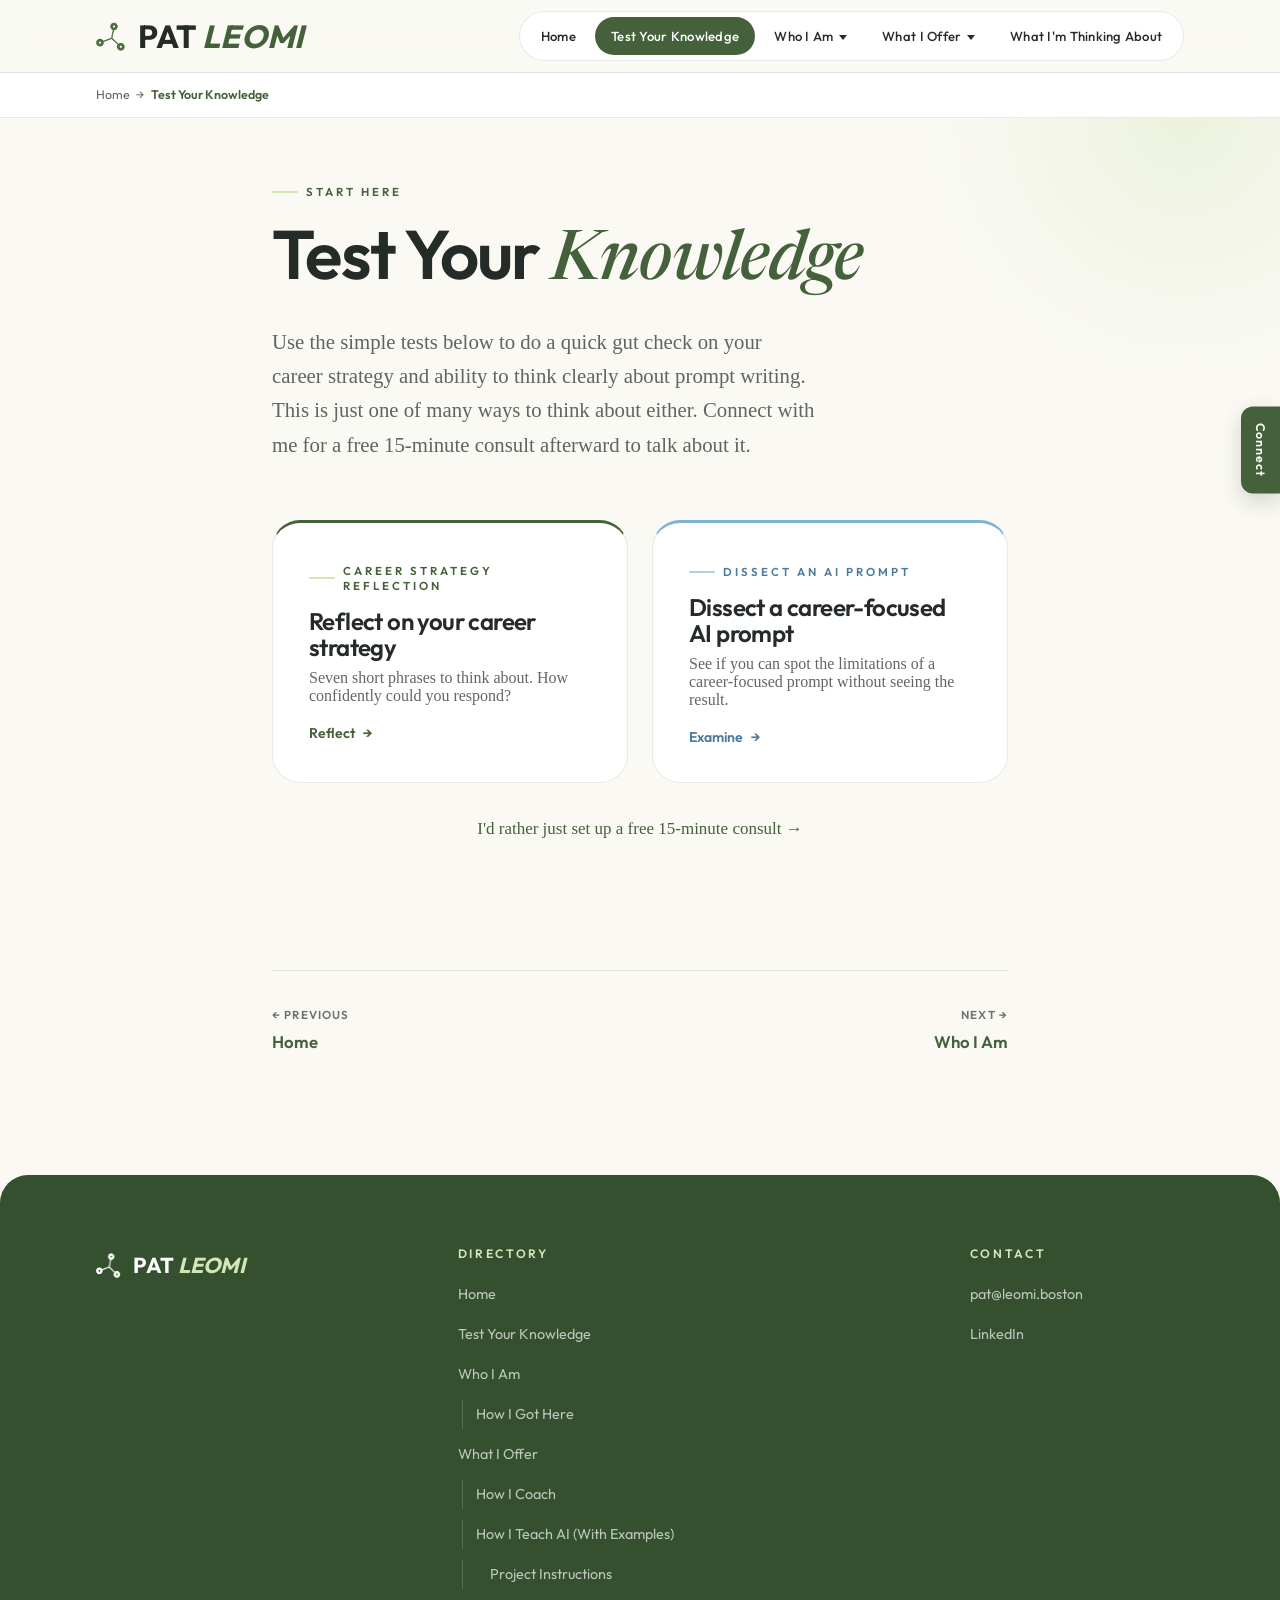
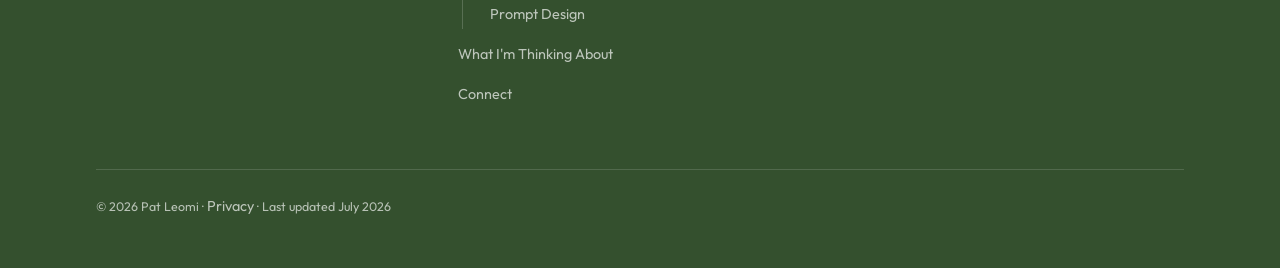
<file: test.html>
<!DOCTYPE html>
<html lang="en">
<head>
<meta charset="utf-8">
<meta name="viewport" content="width=device-width, initial-scale=1.0">
<title>Test Your Knowledge — Pat Leomi | Communication Coach - For Careers, AI & Beyond</title>
<meta name="description" content="Pat Leomi offers two quick, low-risk ways to check your career strategy and whether you can spot the limits of an AI prompt.">
<meta name="robots" content="noai, noimageai">
<link rel="canonical" href="https://leomi.boston/test.html">
<link rel="icon" href="assets/images/site-icon-green.png">
<link rel="apple-touch-icon" href="assets/images/site-icon-green.png">
<link rel="manifest" href="site.webmanifest">
<meta name="theme-color" content="#44613B">
<meta property="og:type" content="website">
<meta property="og:title" content="Test Your Knowledge — Pat Leomi | Communication Coach - For Careers, AI & Beyond">
<meta property="og:description" content="Pat Leomi offers two quick, low-risk ways to check your career strategy and whether you can spot the limits of an AI prompt.">
<meta property="og:url" content="https://leomi.boston/test.html">
<meta property="og:image" content="https://leomi.boston/assets/images/og-card.png">
<meta property="og:image:width" content="1200">
<meta property="og:image:height" content="630">
<meta property="og:site_name" content="Pat Leomi">
<meta property="og:locale" content="en_US">
<meta name="twitter:card" content="summary_large_image">
<link rel="preload" href="assets/fonts/Outfit/Outfit-VariableFont_wght.ttf" as="font" type="font/ttf" crossorigin>
<link rel="stylesheet" href="assets/css/main.css">
<script src="assets/js/components.js" defer></script>
<script src="assets/js/main.js" defer></script>
<script src="assets/js/test.js" defer></script>
<script type="application/ld+json">
{
  "@context": "https://schema.org",
  "@type": "WebPage",
  "name": "Test Your Knowledge — Pat Leomi",
  "url": "https://leomi.boston/test.html",
  "about": {
    "@type": "Person",
    "name": "Pat Leomi",
    "jobTitle": "Communication Coach",
    "url": "https://leomi.boston/"
  }
}
</script>
</head>
<body data-page="test">
<a class="skip-link" href="#main">Skip to content</a>

<!-- ============================================================ -->
<!-- Navigation -->
<!-- ============================================================ -->
<div id="site-nav"></div>
<div id="site-breadcrumbs"></div>

<main id="main">

<!-- ============================================================ -->
<!-- HERO -->
<!-- ============================================================ -->
<section class="hero" id="quiz-hero">
<div class="container narrow">
<p class="eyebrow">Start Here</p>
<h1>Test Your <span class="accent-italic">Knowledge</span></h1>
<p class="lede">
Use the simple tests below to do a quick gut check on your career strategy and ability to think clearly about prompt writing. This is just one of many ways to think about either. Connect with me for a free 15-minute consult afterward to talk about it.</p>
</div>
</section>

<!-- ============================================================ -->
<!-- DOORS -->
<!-- ============================================================ -->
<section class="section section--flush" id="doors">
<div class="container narrow">

<div class="door-grid">

<button class="door door--green" type="button" data-door="stress">
<span class="eyebrow">Career Strategy Reflection</span>
<h3>Reflect on your career strategy</h3>
<p>Seven short phrases to think about. How confidently could you respond?</p>
<span class="door-go">Reflect</span>
</button>

<button class="door door--blue" type="button" data-door="dissect">
<span class="eyebrow eyebrow--blue">Dissect an AI Prompt</span>
<h3>Dissect a career-focused AI prompt</h3>
<p>See if you can spot the limitations of a career-focused prompt without seeing the result.</p>
<span class="door-go">Examine</span>
</button>

</div>

<p style="margin-top: 2rem; text-align: center;">
<a href="connect.html">I'd rather just set up a free 15-minute consult →</a>
</p>

</div>
</section>

<!-- ============================================================ -->
<!-- EXPERIENCE 1: CAREER STRATEGY REFLECTION-->
<!-- ============================================================ -->
<section class="section section--flush" id="xp-stress" hidden>
<div class="container narrow">

<button class="back-link back-link--green" type="button" data-door-back>Pick a different test</button>

<h2>Could you answer these <span class="accent-italic">out loud?</span></h2>
<p class="lede lede--narrow">Seven questions. Answer quickly. Be honest. (I won't be able to see your answers unless you choose to share them.)</p>

<!-- The quiz. Question copy lives in assets/js/test.js -->
<div id="quiz-shell" class="card" style="margin-top: 2.5rem;" aria-live="polite">
<div class="quiz-progress">
<span class="quiz-count">Question 1 of 7</span>
<span class="quiz-track"><span class="quiz-fill"></span></span>
</div>
<p class="quiz-area"></p>
<p class="quiz-question"></p>
<div class="quiz-options">
<button class="quiz-option" type="button" data-rating="Confident">I can explain this confidently</button>
<button class="quiz-option" type="button" data-rating="Unclear">I'd give a vague or unclear response</button>
<button class="quiz-option" type="button" data-rating="No clue">I honestly don't know</button>
</div>
<button class="quiz-back quiz-back--placeholder" type="button" id="quiz-back" aria-hidden="true" tabindex="-1">Back to previous question</button>
</div>

<!-- Shown while taking the quiz, for anyone who'd rather skip it. -->
<p class="xp-note" id="stress-fallback" style="margin-top: 1.25rem;">Prefer to skip the test? Email <b><a href="mailto:pat@leomi.boston">pat@leomi.boston</a></b> to set up a free 15-minute consult.</p>

<!-- Results -->
<div id="quiz-results" hidden style="margin-top: 2.5rem;">
<h3>Your strategy map</h3>
<div class="map-grid"></div>
<p class="lede lede--narrow" id="quiz-summary"></p>
<div class="xp-actions">
<a class="btn" id="quiz-mailto" href="mailto:pat@leomi.boston">Bring this map to a free 15-minute consult</a>
<button class="btn btn--quiet" type="button" id="quiz-copy">Copy email instead</button>
<button class="btn btn--quiet" type="button" id="quiz-retake">Retake the quiz</button>
</div>
<p class="xp-note" style="margin-top: 1.25rem;">The map button opens a draft in your email app with a pre-filled email. Edit or personalize before sending.</p>
<p class="xp-note">Mail app won't open? Hit "Copy email instead" and paste it in an email to <b><a href="mailto:pat@leomi.boston">pat@leomi.boston</a></b>.</p>
</div>

</div>
</section>

<!-- ============================================================ -->
<!-- EXPERIENCE 2: DISSECT AN AI PROMPT -->
<!-- ============================================================ -->
<section class="section section--flush" id="xp-dissect" hidden>
<div class="container narrow">

<button class="back-link back-link--blue" type="button" data-door-back>Pick a different test</button>

<h2>Can you predict <span class="accent-italic">the outcome?</span></h2>
<p class="lede lede--narrow">
A job seeker is applying for a senior program manager role. They use this prompt to revise their resume. Even without seeing the result, see if you can anticipate what might go wrong.</p>

<!-- Phase 1: The Prompt -->
<div class="chat-mock">
<div class="chat-bubble chat-bubble--user">
<span class="chat-role">The prompt</span>
<p>Based on the attached job description and resume, optimize my resume to pass an ATS by adding exact keywords from the job posting. Use simple bullet points and standard section names.</p>
</div>
</div>

<!-- Phase 2: The Prediction -->
<h3 style="margin-top: 3rem;">How could this prompt work against you?</h3>
<p class="text-muted">You don't need to see the result to predict where it will fall short. Select every limitation that applies to how this prompt is written:</p>

<div class="issue-grid" id="issue-grid">
<button class="issue-card" type="button" aria-pressed="false" data-real="true">It might lead to keyword stuffing<span class="issue-verdict"></span><span class="issue-explain">Instructions like "adding exact keywords" risks the AI fabricating information and inserting it where it doesn't belong</span></button>

<button class="issue-card" type="button" aria-pressed="false" data-real="false">It might be too short of a prompt<span class="issue-verdict"></span><span class="issue-explain">An effective prompt gives the AI the information it needs and delivers the result you want, regardless of how long it is</span></button>

<button class="issue-card" type="button" aria-pressed="false" data-real="false">It doesn't explicitly say to avoid hallucinating<span class="issue-verdict"></span><span class="issue-explain">Saying "don't hallucinate" doesn't prevent hallucinations, but there are some strategies to help the AI focus on where it gets information</span></button>

<button class="issue-card" type="button" aria-pressed="false" data-real="true">It might be optimizing to someone else's standard<span class="issue-verdict"></span><span class="issue-explain">Without additional explanation, the AI often defaults to average expectations rather than professional standards</span></button>

<button class="issue-card" type="button" aria-pressed="false" data-real="true">It might have a different understanding of what "simple" means<span class="issue-verdict"></span><span class="issue-explain">You and the AI might disagree about what words mean, so defining key terms can be helpful to enhancing relevance of results</span></button>

<button class="issue-card" type="button" aria-pressed="false" data-real="true">It gives no signal about what to keep or cut<span class="issue-verdict"></span><span class="issue-explain">Ambiguous prompts hand decision making entirely to the AI without clear instructions to guide it</span></button>

<button class="issue-card" type="button" aria-pressed="false" data-real="false">It doesn't assign a specific persona like "expert recruiter"<span class="issue-verdict"></span><span class="issue-explain">Saying to "act like an expert" on any topic can lead to unwanted biases and stereotypes, especially if you come from an underrepresented background</span></button>

<button class="issue-card" type="button" aria-pressed="false" data-real="neutral">It might not be an advanced enough model<span class="issue-verdict"></span><span class="issue-explain">Clear instructions enable less advanced models to produce exceptional results, which can offset the impact of a specific model choice (but the complexity and scale of the request matters)</span></button>
</div>

<button class="reveal-btn" type="button" id="dissect-reveal">Check my read</button>
<p class="lede lede--narrow" id="dissect-score" hidden aria-live="polite"></p>

<!-- Shown before the reveal, for anyone who'd rather skip the test. -->
<p class="xp-note" id="dissect-fallback" style="margin-top: 1.25rem;">Prefer to skip the test? Email <b><a href="mailto:pat@leomi.boston">pat@leomi.boston</a></b> to set up a free 15-minute consult.</p>

<!-- CTA-->
<div id="dissect-cta" hidden>
<div class="xp-actions">
<a class="btn" id="dissect-mailto" href="mailto:pat@leomi.boston">Bring this to a free 15-minute consult</a>
<button class="btn btn--quiet" type="button" id="dissect-copy">Copy email instead</button>
</div>
<p class="xp-note" style="margin-top: 1.25rem;">Consult button opens a draft in your own mail app. Edit or personalize it before sending. Nothing is shared until you hit send.</p>
<p class="xp-note">Mail app won't open? Hit "Copy email instead" and paste it into an email to <a href="mailto:pat@leomi.boston">pat@leomi.boston</a>.</p>
</div>

</div>

</div>
</section>

<!-- ============================================================ -->
<!-- PAGE TURN -->
<!-- ============================================================ -->
<section class="section section--flush">
<div class="container narrow">
<nav class="page-turn" aria-label="Keep reading">
<a class="page-turn-link" href="index.html"><span class="page-turn-dir">← Previous</span><span class="page-turn-label">Home</span></a>
<a class="page-turn-link page-turn-link--next" href="about.html"><span class="page-turn-dir">Next →</span><span class="page-turn-label">Who I Am</span></a>
</nav>
</div>
</section>

</main>

<!-- ============================================================ -->
<!-- Footer -->
<!-- ============================================================ -->
<div id="site-footer"></div>

</body>
</html>
</file>
<file: assets/css/main.css>
/* ============================================================
   Pat Leomi — site stylesheet  (leomi.boston)
   ------------------------------------------------------------
   CATEGORY INDEX
     01. Tokens / variables
     02. Base / reset
     03. Layout helpers
     04. Header / navigation        (injected by components.js)
     05. Buttons & link affordances
     06. Hero
     07. Stats & snapshot
     08. Cards, panels & CTA banners
     09. Numbered steps
     10. Lists & callouts
     11. Prose
     12. Timeline (journey)
     13. Accordion
     14. Chips & anchor navigation
     15. Interactive excerpts        (project_recipe, prompt_resumes)
     16. Download tiles
     17. Footer                      (injected by components.js)
     18. Scroll reveal
     19. Test page                   (test.html + assets/js/test.js)
     20. Experience shell
     21. Motion preferences
     22. Shared chrome               (nav/footer/breadcrumbs/side-cta/page-turn)
   ============================================================ */


/* ============================================================
   00. FONTS  (self-hosted from assets/fonts/ — no third-party CDN)
   Variable fonts: Outfit covers weights 100–900 (site uses 400–700);
   Newsreader is loaded italic-only, which is all the design uses
   (.accent-italic, .quiz-question). Body text uses Charter, a system
   serif, so it needs no @font-face. font-display:swap shows a fallback
   immediately, then swaps in to avoid invisible text.
   ============================================================ */
@font-face {
    font-family: "Outfit";
    src: url("../fonts/Outfit/Outfit-VariableFont_wght.ttf") format("truetype");
    font-weight: 100 900;
    font-style: normal;
    font-display: swap;
}
@font-face {
    font-family: "Newsreader";
    src: url("../fonts/Newsreader/Newsreader-Italic-VariableFont_opsz,wght.ttf") format("truetype");
    font-weight: 200 800;
    font-style: italic;
    font-display: swap;
}


/* ============================================================
   01. TOKENS / VARIABLES
   ============================================================ */
:root {
    --bg: #FAF9F4;
    --surface: #FFFFFF;
    --surface-low: #F3F2EA;
    --ink: #252B28;
    --green: #44613B;
    --green-deep: #34502E;
    --green-soft: rgba(68, 97, 59, 0.07);
    --blue: #7FB3D5;
    --blue-deep: #4A7B9D;          /* readable variant of the sky blue for small text */
    --blue-soft: rgba(127, 179, 213, 0.12);
    --leaf: #D4E6B5;
    --leaf-soft: rgba(212, 230, 181, 0.35);
    --clay: #9E4B40;
    --clay-soft: rgba(158, 75, 64, 0.08);
    --amber: #B5742B;              /* "it depends" / neither-right-nor-wrong, same earthy family as green + clay */
    --amber-soft: rgba(181, 116, 43, 0.1);
    --line: rgba(37, 43, 40, 0.1);
    --muted: rgba(37, 43, 40, 0.72);   /* AA-compliant body text on both --bg (cream) and --surface (white) */
    --faint: rgba(37, 43, 40, 0.66);   /* lightest ink that still clears WCAG AA (4.5:1) on --bg and --surface */

    --font-head: "Outfit", system-ui, sans-serif;
    --font-body: Charter, Georgia, "Times New Roman", serif;
    --font-display: "Newsreader", Georgia, serif;

    --radius: 16px;
    --radius-lg: 28px;
    --container: 74rem;
    --measure: 42rem;
}


/* ============================================================
   02. BASE / RESET
   ============================================================ */
*, *::before, *::after { box-sizing: border-box; }

html { scroll-behavior: smooth; }

body {
    margin: 0;
    background: var(--bg);
    color: var(--ink);
    font-family: var(--font-body);
    font-size: 1.0625rem;
    line-height: 1.7;
    -webkit-text-size-adjust: 100%;
    text-rendering: optimizeLegibility;
}

::selection { background: rgba(212, 230, 181, 0.6); }

img { max-width: 100%; height: auto; display: block; }

a { color: var(--green); text-decoration: none; }
a:hover { text-decoration: underline; text-underline-offset: 3px; }

h1, h2, h3, h4 {
    font-family: var(--font-head);
    font-weight: 600;
    line-height: 1.08;
    letter-spacing: -0.025em;
    margin: 0 0 0.75rem;
    color: var(--ink);
}

h1 { font-size: clamp(2.5rem, 6.5vw, 4.3rem); }
h2 { font-size: clamp(1.8rem, 4vw, 2.6rem); }
h3 { font-size: clamp(1.25rem, 2.5vw, 1.5rem); }
h4 { font-size: 1.1rem; }

p { margin: 0 0 1.1rem; }

[id] { scroll-margin-top: 6rem; }

/* Accessible skip link */
.skip-link {
    position: absolute;
    left: -9999px;
    top: 0;
    background: var(--green);
    color: #fff;
    padding: 0.6rem 1rem;
    z-index: 100;
    border-radius: 0 0 10px 0;
}
.skip-link:focus { left: 0; top: 0; }

:focus-visible {
    outline: 2px solid var(--green);
    outline-offset: 3px;
    border-radius: 4px;
}


/* ============================================================
   03. LAYOUT HELPERS
   ============================================================ */
.container {
    max-width: var(--container);
    margin-inline: auto;
    padding-inline: clamp(1.25rem, 4.5vw, 3rem);
}

.narrow { max-width: 52rem; margin-inline: auto; }

.measure { max-width: var(--measure); }

.section { padding-block: clamp(3.75rem, 8.5vw, 7rem); }

.section--band {
    background: var(--surface);
    border-top: 1px solid var(--line);
    border-bottom: 1px solid var(--line);
}

/* ---------- Text strips: "Delivered talks at" / "Areas of focus" ----------
   Solid full-width bars. The label and the names sit on ONE line, so each
   bar reads as a single unit (like a "trusted by" strip). Tan bar → white
   bar keeps the page's alternating banding. */
.strip-band {
    background: var(--surface);            /* white by default (Areas of focus) */
    border-top: 1px solid var(--line);
    border-bottom: 1px solid var(--line);
    padding-block: clamp(1.15rem, 2.8vw, 1.75rem);
}
.strip-band--tan { background: var(--surface-low); }   /* tan bar (Delivered talks) — colour unchanged */

/* collapse the seam so a run of bands shows one hairline, not two */
.section--band + .strip-band,
.strip-band + .strip-band { border-top: 0; }

/* one row: label on the left, names flowing on the same line */
.strip {
    display: flex;
    align-items: center;
    gap: clamp(1rem, 2.5vw, 2rem);
}
.strip .strip-label {
    flex-shrink: 0;      /* the label never wraps or shrinks */
    margin: 0;           /* beat .eyebrow's later margin-bottom so align-items:center truly centres the label */
}
.strip-names {
    margin: 0;
    min-width: 0;        /* let the line wrap instead of overflowing */
    font-family: var(--font-head);
    font-size: clamp(0.95rem, 1.5vw, 1.05rem);
    font-weight: 500;
    letter-spacing: 0.01em;
    line-height: 1.6;
    color: var(--muted);
}

/* Narrow screens: the label drops above the names */
@media (max-width: 52rem) {
    .strip { flex-direction: column; align-items: flex-start; gap: 0.55rem; }
}

.section--flush { padding-top: 0; }

.eyebrow {
    display: inline-flex;
    align-items: center;
    gap: 0.55rem;
    font-family: var(--font-head);
    font-size: 0.72rem;
    font-weight: 600;
    letter-spacing: 0.26em;
    text-transform: uppercase;
    color: var(--green);
    margin-bottom: 1rem;
}
.eyebrow::before {
    content: "";
    width: 1.6rem;
    height: 2px;
    border-radius: 2px;
    background: var(--leaf);
    flex-shrink: 0;
}
.eyebrow--blue { color: var(--blue-deep); }
.eyebrow--blue::before { background: rgba(74, 123, 157, 0.4); }
.eyebrow--clay { color: var(--clay); }
.eyebrow--clay::before { background: rgba(158, 75, 64, 0.35); }

.lede {
    font-size: clamp(1.15rem, 2.2vw, 1.3rem);
    line-height: 1.65;
    color: var(--muted);
}

.lede--narrow { max-width: 38rem; }

.text-muted { color: var(--muted); }

.accent-italic {
    font-family: var(--font-display);
    font-style: italic;
    font-weight: 500;
    color: var(--green);
    letter-spacing: -0.01em;
}

.sub-section {
  margin-bottom: 4rem;
}

.card-desc {
  margin: 0;
  font-size: 0.95rem;
}

.section-head { text-align: center; margin-bottom: 3rem; }
.section-head::after {
    content: ""; display: block; width: 3.5rem; height: 3px;
    background: var(--leaf); border-radius: 3px; margin: 1.25rem auto 0;
}

.card > p:last-child { margin-bottom: 0; }

.eyebrow--label { font-size: 0.8rem; margin-top: 2.5rem; }
.eyebrow--label:first-of-type { margin-top: 0; }
.eyebrow--label + * { margin-top: 0; }


/* ============================================================
   04. HEADER / NAVIGATION
   Markup injected on every page by assets/js/components.js.
   ============================================================ */
.site-header {
    position: sticky;
    top: 0;
    z-index: 50;
    background: rgba(250, 249, 244, 0.85);
    backdrop-filter: blur(14px);
    -webkit-backdrop-filter: blur(14px);
    border-bottom: 1px solid var(--line);
}

.nav-row {
    display: flex;
    align-items: center;
    justify-content: space-between;
    gap: 1.5rem;
    min-height: 4.5rem;
}

.brand {
    display: inline-flex;
    align-items: center;
    gap: 0.6rem;
    font-family: var(--font-head);
    font-weight: 700;
    font-size: 2rem;
    letter-spacing: 0.01em;
    color: var(--ink);
    text-transform: uppercase;
}
.brand:hover { text-decoration: none; }
.brand img { width: 2rem; height: 2rem; }
.brand em { font-style: italic; color: var(--green); }

.site-nav ul {
    display: flex;
    align-items: center;
    gap: 0.2rem;
    list-style: none;
    margin: 0;
    padding: 0.3rem;
    background: var(--surface);
    border: 1px solid var(--line);
    border-radius: 999px;
}

.site-nav a {
    display: inline-block;
    padding: 0.5rem 1rem;
    border-radius: 999px;
    font-family: var(--font-head);
    font-size: 0.82rem;
    font-weight: 500;
    letter-spacing: 0.02em;
    color: var(--ink);
    transition: background-color 0.18s ease, color 0.18s ease;
}
.site-nav a:hover {
    text-decoration: none;
    background: var(--green-soft);
    color: var(--green);
}
.site-nav a[aria-current="page"] {
    background: var(--green);
    color: #fff;
}
.site-nav .sub .sub-nested a[aria-current="page"]::before { color: #fff; }
.site-nav .sub .sub-nested a[aria-current="page"] { background: var(--green); color: #fff; }
.site-nav .sub .sub-nested a[aria-current="page"]:hover {
    background: var(--green);
    color: #fff;
}

/* Dropdown */
.has-sub { position: relative; }
.has-sub > .sub {
    position: absolute;
    left: 50%;
    transform: translateX(-50%);
    top: calc(100% + 0.6rem);
    display: none;
    flex-direction: column;
    align-items: stretch;
    gap: 0;
    min-width: 16.5rem;
    background: var(--surface);
    border: 1px solid var(--line);
    border-radius: var(--radius);
    padding: 0.45rem;
    box-shadow: 0 18px 44px rgba(37, 43, 40, 0.1);
}
.has-sub:hover > .sub,
.has-sub:focus-within > .sub { display: flex; }
.has-sub > .sub a {
    border-radius: 10px;
    text-transform: none;
    letter-spacing: 0.01em;
    font-size: 0.9rem;
    padding: 0.6rem 0.85rem;
}

.nav-cta {
    display: inline-block;
    font-family: var(--font-head);
    font-size: 0.82rem;
    font-weight: 600;
    padding: 0.6rem 1.25rem;
    border-radius: 999px;
    background: var(--ink);
    color: #fff;
    transition: background-color 0.18s ease;
}
.nav-cta:hover { background: var(--green); color: #fff; text-decoration: none; }

/* Mobile menu */
.menu-toggle {
    display: none;
    background: var(--surface);
    border: 1px solid var(--line);
    border-radius: 999px;
    padding: 0.5rem 1.15rem;
    font-family: var(--font-head);
    font-size: 0.8rem;
    font-weight: 600;
    letter-spacing: 0.08em;
    text-transform: uppercase;
    color: var(--ink);
    cursor: pointer;
}
.menu-toggle:hover { border-color: var(--green); color: var(--green); }
.menu-toggle[aria-expanded="true"] { background: var(--green); border-color: var(--green); color: #fff; }

.nav-mobile {
    display: none;
    border-top: 1px solid var(--line);
    background: var(--surface);
}
.nav-mobile.open { display: block; }
.nav-mobile ul { list-style: none; margin: 0; padding: 0.75rem 0 1.25rem; }
.nav-mobile a {
    display: block;
    padding: 0.9rem clamp(1.25rem, 4vw, 2.5rem);
    font-family: var(--font-head);
    font-size: 1rem;
    font-weight: 500;
    color: var(--ink);
}
.nav-mobile a:hover { text-decoration: none; background: var(--green-soft); }
.nav-mobile a[aria-current="page"] { color: var(--green); font-weight: 600; background: var(--green-soft); }
.nav-mobile .sub-item a {
    padding-left: calc(clamp(1.25rem, 4vw, 2.5rem) + 1.25rem);
    font-weight: 400;
    color: var(--muted);
}
.nav-mobile .mobile-cta {
    margin: 0.9rem clamp(1.25rem, 4vw, 2.5rem) 0;
    background: var(--green);
    color: #fff;
    text-align: center;
    border-radius: 999px;
    font-weight: 600;
}
.nav-mobile .mobile-cta:hover { background: var(--green-deep); }

@media (max-width: 56rem) {
    .site-nav, .nav-cta { display: none; }
    .menu-toggle { display: inline-block; }
}


/* ============================================================
   05. BUTTONS & LINK AFFORDANCES
   ============================================================ */
.btn {
    display: inline-flex;
    align-items: center;
    gap: 0.6rem;
    background: var(--green);
    color: #fff;
    font-family: var(--font-head);
    font-size: 0.92rem;
    font-weight: 600;
    letter-spacing: 0.02em;
    padding: 1rem 1.8rem;
    border: 0;
    border-radius: 999px;
    cursor: pointer;
    transition: background-color 0.18s ease, transform 0.18s ease, box-shadow 0.18s ease;
}
.btn::after { content: "\2192"; transition: transform 0.18s ease; }
.btn:hover {
    background: var(--green-deep);
    text-decoration: none;
    transform: translateY(-2px);
    box-shadow: 0 12px 26px rgba(68, 97, 59, 0.25);
}
.btn:hover::after { transform: translateX(4px); }

.btn--quiet {
    background: transparent;
    color: var(--ink);
    border: 1px solid var(--line);
    box-shadow: none;
}
.btn--quiet:hover { background: var(--surface); color: var(--green); border-color: var(--green); box-shadow: none; }

.btn--light { background: #fff; color: var(--green); }
.btn--light:hover { background: var(--leaf); color: var(--ink); box-shadow: none; }

.btn--ghost {
    background: transparent;
    color: #fff;
    border: 1px solid rgba(255, 255, 255, 0.4);
}
.btn--ghost:hover { background: rgba(255, 255, 255, 0.1); box-shadow: none; }

.arrow-link {
    display: inline-flex;
    align-items: center;
    gap: 0.5rem;
    font-family: var(--font-head);
    font-size: 0.92rem;
    font-weight: 600;
    letter-spacing: 0.02em;
}
.arrow-link::after {
    content: "\2192";
    display: inline-block;
    transition: transform 0.15s ease;
}
.arrow-link:hover { text-decoration: none; }
.arrow-link:hover::after { transform: translateX(4px); }
.arrow-link--blue { color: var(--blue-deep); }
.arrow-link--clay { color: var(--clay); }

.back-link {
    display: inline-flex;
    align-items: center;
    gap: 0.45rem;
    font-family: var(--font-head);
    font-size: 0.8rem;
    font-weight: 600;
    letter-spacing: 0.1em;
    text-transform: uppercase;
    color: var(--faint);
    margin-bottom: 2rem;
    margin-top: 0.75rem;
    transition: color 0.15s ease;
}
.back-link::before { content: "\2190"; transition: transform 0.15s ease; }
.back-link:hover { color: var(--green); text-decoration: none; }
.back-link:hover::before { transform: translateX(-3px); }
/* Tint the "Pick a different test" link to match the door it returns from
   (test.html: --green = Career Strategy door, --blue = Dissect-a-Prompt door). */
.back-link--green { color: var(--green); }
.back-link--blue { color: var(--blue-deep); }
.back-link--blue:hover { color: var(--blue-deep); }


/* ============================================================
   06. HERO
   ============================================================ */
.hero {
    padding-block: clamp(1.85rem, 4.5vw, 3.5rem) clamp(1.5rem, 3.5vw, 2.5rem);
    position: relative;
    overflow: clip;
}
.hero::before {
    content: "";
    position: absolute;
    top: -22rem;
    right: -16rem;
    width: 44rem;
    height: 44rem;
    border-radius: 50%;
    background: radial-gradient(closest-side, var(--leaf-soft), transparent 72%);
    pointer-events: none;
}
.hero > .container { position: relative; }

.pillar-step { margin-top: 2.25rem; }
.hero--split {
    display: grid;
    gap: clamp(2.75rem, 6vw, 5rem);
    align-items: center;
}
@media (min-width: 56rem) {
    .hero--split { grid-template-columns: 1.15fr 1fr; }
}

.hero .lede { margin-top: 1.5rem; max-width: 34rem; }
.hero-actions { display: flex; flex-wrap: wrap; gap: 0.9rem; margin-top: 2.4rem; }

.portrait { position: relative; max-width: 25rem; margin-inline: auto; }
.portrait img {
    width: 100%;
    aspect-ratio: 0.92;
    object-fit: cover;
    object-position: center 22%;
    border-radius: 999px 999px var(--radius-lg) var(--radius-lg);
}
.portrait::before {
    content: "";
    position: absolute;
    inset: 1.1rem -1.1rem -1.1rem 1.1rem;
    border: 1.5px solid rgba(68, 97, 59, 0.25);
    border-radius: 999px 999px var(--radius-lg) var(--radius-lg);
    z-index: -1;
}
.portrait-card {
    position: absolute;
    left: -1.25rem;
    bottom: 1.5rem;
    width: min(68%, 15.5rem);
    background: rgba(255, 255, 255, 0.92);
    backdrop-filter: blur(8px);
    border: 1px solid var(--line);
    border-radius: var(--radius);
    padding: 1rem 1.2rem;
    box-shadow: 0 18px 40px rgba(37, 43, 40, 0.12);
}
.portrait-card strong {
    display: block;
    font-family: var(--font-head);
    font-size: 1.18rem;
    font-weight: 600;
    color: var(--green);
    line-height: 1.15;
    margin-bottom: 0.3rem;
}
.portrait-card span {
    font-size: 0.84rem;
    line-height: 1.45;
    color: var(--faint);
}


/* ============================================================
   07. STATS & SNAPSHOT
   ============================================================ */
.stat-row {
    display: grid;
    gap: 1.75rem;
    text-align: center;
}
@media (min-width: 40rem) { .stat-row { grid-template-columns: repeat(2, 1fr); gap: 1.75rem 0; } }
@media (min-width: 64rem) { .stat-row { grid-template-columns: repeat(4, 1fr); gap: 0; } }

.stat-row .stat { padding-inline: 1.5rem; position: relative; margin: 0; }
/* vertical dividers only when all four stats sit in a single row */
@media (min-width: 64rem) {
    .stat-row .stat + .stat::before {
        content: "";
        position: absolute;
        left: 0;
        top: 15%;
        bottom: 15%;
        width: 1px;
        background: var(--line);
    }
}
.stat-row .stat strong,
.stat--solo strong {
    display: block;
    font-family: var(--font-head);
    font-size: clamp(1.5rem, 3.2vw, 2rem);
    font-weight: 600;
    letter-spacing: -0.02em;
    color: var(--green);
    line-height: 1.15;
}
.stat-row .stat span,
.stat--solo span {
    display: block;
    margin-top: 0.45rem;
    font-family: var(--font-head);
    font-size: 0.78rem;
    font-weight: 500;
    letter-spacing: 0.1em;
    text-transform: uppercase;
    color: var(--faint);
}

/* single credential line beneath the four-stat row (home) */
.stat--solo { text-align: center; margin: 2.25rem 0 0; }

/* Snapshot dashboard (journey, project_recipe) */
.snapshot {
    background: var(--surface);
    border: 1px solid var(--line);
    border-radius: var(--radius-lg);
    padding: clamp(1.5rem, 4vw, 2.5rem);
    display: grid;
    gap: 2rem;
    transition: border-color 0.18s ease, box-shadow 0.18s ease, transform 0.18s ease;
}
/* Same lift/spotlight as .card:hover, so the dashboard reads as one
   interactive object. Shared by journey + project_recipe. */
.snapshot:hover {
    border-color: rgba(68, 97, 59, 0.35);
    box-shadow: 0 16px 38px rgba(37, 43, 40, 0.07);
    transform: translateY(-2px);
}
@media (min-width: 40rem) { .snapshot { grid-template-columns: repeat(2, 1fr); } }
@media (min-width: 64rem) { .snapshot { grid-template-columns: repeat(4, 1fr); } }

/* Narrowed, centre-aligned variant that hugs the prose measure
   (project_recipe "How It Changed My Kitchen"). Three cells, so it
   drops to three columns on wide screens instead of four. */
.snapshot--narrow { max-width: var(--measure); margin-inline: auto; }
.snapshot--narrow > div { text-align: center; }
@media (min-width: 64rem) { .snapshot--narrow { grid-template-columns: repeat(3, 1fr); } }

.snapshot .label {
    display: block;
    font-family: var(--font-head);
    font-size: 0.68rem;
    font-weight: 600;
    letter-spacing: 0.18em;
    text-transform: uppercase;
    color: var(--clay);
    margin-bottom: 0.3rem;
}
.snapshot .big {
    display: block;
    font-family: var(--font-head);
    font-size: 1.55rem;
    font-weight: 600;
    color: var(--green);
    line-height: 1.15;
    margin-bottom: 0.75rem;
}
.snapshot .sub-label {
    display: block;
    font-family: var(--font-head);
    font-size: 0.65rem;
    font-weight: 600;
    letter-spacing: 0.16em;
    text-transform: uppercase;
    color: var(--muted);
}
.snapshot .sub-value {
    display: block;
    font-family: var(--font-head);
    font-size: 0.95rem;
    font-weight: 600;
    color: var(--faint);
    margin-bottom: 0.7rem;
}
.snapshot .sub-list {
    font-family: var(--font-head);
    font-size: 0.82rem;
    font-weight: 500;
    line-height: 1.6;
    color: var(--faint);
}
.snapshot .pair { display: flex; gap: 1.5rem; }


/* ============================================================
   08. CARDS, PANELS & CTA BANNERS
   ============================================================ */
.card {
    background: var(--surface);
    border: 1px solid var(--line);
    border-radius: var(--radius-lg);
    padding: clamp(1.5rem, 4vw, 2.25rem);
    transition: border-color 0.18s ease, box-shadow 0.18s ease, transform 0.18s ease;
}
a.card { color: inherit; display: block; }
#examples .card-grid--2 a.card { display: flex; flex-direction: column; }
#examples .card-grid--2 a.card .arrow-link { margin-top: auto; padding-top: 1rem; }
a.card:hover, .card:hover {
    text-decoration: none;
    border-color: rgba(68, 97, 59, 0.35);
    box-shadow: 0 16px 38px rgba(37, 43, 40, 0.07);
}
a.card:hover { transform: translateY(-2px); }

.card--green { border-top: 3px solid var(--green); }
.card--blue { border-top: 3px solid var(--blue); }
.card--clay { border-top: 3px solid var(--clay); }

.card-grid {
    display: grid;
    gap: 1.5rem;
}
@media (min-width: 48rem) { .card-grid--2 { grid-template-columns: repeat(2, 1fr); } }
@media (min-width: 48rem) { .card-grid--3 { grid-template-columns: repeat(3, 1fr); } }

/* Featured panel (the primary "door") */
.panel {
    display: block;
    background: linear-gradient(135deg, var(--green) 0%, var(--green-deep) 100%);
    color: #fff;
    border-radius: var(--radius-lg);
    padding: clamp(2.25rem, 5vw, 3.25rem);
    position: relative;
    overflow: clip;
    transition: transform 0.2s ease, box-shadow 0.2s ease;
}
.panel::after {
    content: "";
    position: absolute;
    right: -7rem;
    bottom: -9rem;
    width: 20rem;
    height: 20rem;
    border-radius: 50%;
    border: 1.5px solid rgba(212, 230, 181, 0.3);
    transition: transform 0.3s ease;
    pointer-events: none;
}
a.panel:hover {
    text-decoration: none;
    transform: translateY(-3px);
    box-shadow: 0 22px 48px rgba(52, 80, 46, 0.3);
}
a.panel:hover::after { transform: scale(1.12); }
.panel .eyebrow { color: var(--leaf); }
.panel .eyebrow::before { background: rgba(212, 230, 181, 0.5); }
.panel h3, .panel h2 { color: #fff; }
.panel p { color: rgba(255, 255, 255, 0.82); max-width: 32rem; }
.panel .panel-go {
    display: inline-flex;
    align-items: center;
    gap: 0.5rem;
    margin-top: 0.4rem;
    font-family: var(--font-head);
    font-size: 0.88rem;
    font-weight: 600;
    color: #fff;
}
.panel .panel-go::after { content: "\2192"; transition: transform 0.18s ease; }
a.panel:hover .panel-go::after { transform: translateX(5px); }

/* CTA banner */
.cta-banner {
    display: flex;
    align-items: center;
    justify-content: space-between;
    gap: 1.75rem;
    background: linear-gradient(135deg, var(--green) 0%, var(--green-deep) 100%);
    color: #fff;
    border-radius: var(--radius-lg);
    padding: clamp(2rem, 5vw, 3rem);
    position: relative;
    overflow: clip;
}
.cta-banner::after {
    content: "";
    position: absolute;
    right: -6rem;
    top: -8rem;
    width: 18rem;
    height: 18rem;
    border-radius: 50%;
    border: 1.5px solid rgba(212, 230, 181, 0.25);
    pointer-events: none;
}
.cta-banner h2, .cta-banner h3 { color: #fff; margin-bottom: 0.5rem; }
.cta-banner p { color: rgba(255, 255, 255, 0.78); max-width: 28rem; margin: 0; }
.cta-banner .cta-actions { display: flex; flex-direction: column; gap: 0.75rem; flex-shrink: 0; position: relative; }

/* Light variant: used on the home page so its closing banner matches the
   other pages' banner structure while keeping the white home theme. */
.cta-banner--light {
    background: var(--surface);
    border: 1px solid var(--line);
    color: var(--ink);
}
.cta-banner--light::after { border-color: rgba(68, 97, 59, 0.18); }
.cta-banner--light h2, .cta-banner--light h3 { color: var(--green); }
.cta-banner--light p { color: var(--muted); }

/* On phones the banner's row layout pushed the long-labeled buttons past the
   viewport edge. Stack the actions under the copy and let them fill the width. */
@media (max-width: 48rem) {
    .cta-banner { flex-direction: column; align-items: flex-start; }
    .cta-banner .cta-actions { width: 100%; }
    .cta-banner .cta-actions .btn { width: 100%; justify-content: center; }
}


/* ============================================================
   09. NUMBERED STEPS
   ============================================================ */
.steps {
    display: grid;
    gap: 2.5rem;
    counter-reset: step;
}
@media (min-width: 48rem) { .steps { grid-template-columns: repeat(3, 1fr); } }

.step { counter-increment: step; }
.step .step-no {
    display: flex;
    align-items: center;
    gap: 1rem;
    margin-bottom: 1rem;
}
.step .step-no::before {
    content: "0" counter(step);
    font-family: var(--font-head);
    font-size: 2.6rem;
    font-weight: 600;
    letter-spacing: -0.02em;
    line-height: 1;
}
.step .step-no::after {
    content: "";
    flex: 1;
    height: 1px;
    background: var(--line);
}
.step:nth-child(1) .step-no::before { color: rgba(68, 97, 59, 0.35); }
.step:nth-child(2) .step-no::before { color: rgba(127, 179, 213, 0.5); }
.step:nth-child(3) .step-no::before { color: rgba(158, 75, 64, 0.35); }
.step p { color: var(--muted); margin: 0; }


/* ============================================================
   10. LISTS & CALLOUTS
   ============================================================ */
.tick-list {
    list-style: none;
    margin: 0 0 1.5rem;
    padding: 0;
}
.tick-list li {
    position: relative;
    padding-left: 1.5rem;
    margin-bottom: 0.7rem;
    color: var(--muted);
}
.tick-list li::before {
    content: "";
    position: absolute;
    left: 0;
    top: 0.62em;
    width: 0.5rem;
    height: 0.5rem;
    border-radius: 50%;
    background: var(--leaf);
}
.tick-list--clay li::before { background: var(--clay); opacity: 0.5; }

/* Callout */
.callout {
    background: var(--surface);
    border: 1px solid var(--line);
    border-left: 3px solid var(--blue);
    border-radius: 0 var(--radius) var(--radius) 0;
    padding: 1.1rem 1.5rem;
    color: var(--muted);
}
.callout p { margin: 0; }
.callout--blue { border-left-color: var(--blue); margin-bottom: 1.1rem; }


/* ============================================================
   11. PROSE
   ============================================================ */
.prose { max-width: var(--measure); }
/* Centre the reading column within its container (used where a centred
   figure/table sits above the text, e.g. project_recipe "How It Changed"). */
.prose--center { margin-inline: auto; }
.prose p { color: var(--muted); }
.prose h2 {
    margin-top: 2.75rem;
    font-size: clamp(1.35rem, 2.5vw, 1.7rem);
}
.prose .topic-label {
    display: block;
    font-family: var(--font-head);
    font-size: 0.78rem;
    font-weight: 600;
    letter-spacing: 0.18em;
    text-transform: uppercase;
    color: var(--green);
    margin: 2.75rem 0 0.9rem;
}
.prose img {
    margin: 1.5rem auto;
    border: 1px solid var(--line);
    border-radius: var(--radius);
}


/* ============================================================
   12. TIMELINE (journey)
   ============================================================ */
.timeline {
    position: relative;
    display: grid;
    gap: clamp(3rem, 6vw, 4.5rem);
}
@media (min-width: 48rem) {
    .timeline::before {
        content: "";
        position: absolute;
        left: 1.4rem;
        top: 0.5rem;
        bottom: 0.5rem;
        width: 1px;
        background: rgba(68, 97, 59, 0.2);
    }
    .timeline .arc { padding-left: 4.5rem; position: relative; }
    .timeline .arc::before {
        content: attr(data-no);
        position: absolute;
        left: 0;
        top: 0;
        width: 2.8rem;
        height: 2.8rem;
        display: flex;
        align-items: center;
        justify-content: center;
        background: var(--surface);
        border: 1px solid var(--line);
        border-radius: 50%;
        font-family: var(--font-head);
        font-size: 0.85rem;
        font-weight: 600;
        color: var(--green);
        z-index: 1;
    }
}

.arc-head {
    display: flex;
    align-items: center;
    gap: 1rem;
    margin-bottom: 0.75rem;
}
.arc-head .arc-title {
    margin: 0;
    line-height: 1.2;
    font-family: var(--font-head);
    font-size: 0.85rem;
    font-weight: 600;
    letter-spacing: 0.14em;
    text-transform: uppercase;
    color: var(--clay);
}
.arc-head .arc-line { flex: 1; height: 1px; background: var(--line); }
.arc-head .arc-dates {
    font-family: var(--font-head);
    font-size: 0.85rem;
    font-weight: 600;
    color: rgba(158, 75, 64, 0.7);
    white-space: nowrap;
}

.arc-thesis {
    font-size: clamp(1.1rem, 2vw, 1.3rem);
    line-height: 1.5;
    color: var(--green);
    margin-bottom: 1rem;
}

.arc-meta { margin-top: 1.5rem; }
.arc-meta .meta-label {
    display: block;
    font-family: var(--font-head);
    font-size: 0.78rem;
    font-weight: 600;
    letter-spacing: 0.16em;
    text-transform: uppercase;
    color: var(--green);
    margin: 1.25rem 0 0.4rem;
}
.arc-meta .meta-item {
    display: block;
    font-family: var(--font-head);
    font-size: 0.72rem;
    font-weight: 600;
    letter-spacing: 0.12em;
    text-transform: uppercase;
    color: var(--muted);
    line-height: 1.9;
}


/* ============================================================
   13. ACCORDION
   ============================================================ */
.acc-btn {
    display: flex;
    align-items: center;
    gap: 0.65rem;
    width: 100%;
    background: none;
    border: 0;
    padding: 0.7rem 0;
    text-align: left;
    cursor: pointer;
    font-family: var(--font-head);
    font-size: 0.78rem;
    font-weight: 600;
    letter-spacing: 0.14em;
    text-transform: uppercase;
    color: var(--faint);
    transition: color 0.15s ease;
}
.acc-btn:hover { color: var(--green); }
/* Circular numbered badge — single source of truth, shared with the
   pillars carousel tabs (§13b). State colouring stays per-component. */
.acc-btn .acc-mark,
.pillars__tab-num {
    display: inline-flex;
    align-items: center;
    justify-content: center;
    width: 1.4rem;
    height: 1.4rem;
    border: 1px solid var(--line);
    border-radius: 50%;
    font-size: 0.9rem;
    line-height: 1;
    color: var(--green);
    flex-shrink: 0;
    background: var(--surface);
    transition: background-color 0.15s ease, border-color 0.15s ease;
}
.acc-btn:hover .acc-mark { border-color: var(--green); }
.acc-btn .acc-mark::before { content: "+"; }
.acc-btn[aria-expanded="true"] .acc-mark { background: var(--green); border-color: var(--green); color: #fff; }
.acc-btn[aria-expanded="true"] .acc-mark::before { content: "\2212"; }
.acc-panel { display: none; padding-top: 0.5rem; }
.acc-panel.open { display: block; }
.acc-panel p, .acc-panel li { color: var(--muted); }

.acc-panel .block-label {
    display: block;
    line-height: 1.3;
    font-family: var(--font-head);
    font-size: 0.78rem;
    font-weight: 600;
    letter-spacing: 0.16em;
    text-transform: uppercase;
    color: var(--green);
    margin: 1.5rem 0 0.6rem;
}
.acc-panel .block-label:first-child { margin-top: 0.25rem; }


/* ============================================================
   13b. PILLARS CAROUSEL  (approach.html)
   Progressive enhancement over the four pillar panels. With JS off
   the panels flow normally (stacked, today's layout); JS adds
   .is-enhanced and injects the tablist + nav. Panels live inside
   .prose, so paragraph/heading/image styling is inherited.
   ============================================================ */
.pillars { margin-top: 1.5rem; }

/* Numbered step-tabs (WAI-ARIA tablist). Reuses the circular badge
   geometry from §13 via .pillars__tab-num. */
.pillars__tablist {
    display: flex;
    flex-wrap: wrap;
    gap: 0.5rem;
    margin: 0 0 1.25rem;
    padding: 0;
}
.pillars__tab {
    display: inline-flex;
    align-items: center;
    gap: 0.55rem;
    background: var(--surface);
    border: 1px solid var(--line);
    border-radius: 999px;
    padding: 0.4rem 0.95rem 0.4rem 0.45rem;
    cursor: pointer;
    font-family: var(--font-head);
    font-size: 0.72rem;
    font-weight: 600;
    letter-spacing: 0.1em;
    text-transform: uppercase;
    color: var(--muted);
    transition: color 0.15s ease, border-color 0.15s ease;
}
.pillars__tab:hover { color: var(--green); border-color: var(--green); }
.pillars__tab[aria-selected="true"] { color: var(--ink); border-color: var(--green); }
.pillars__tab[aria-selected="true"] .pillars__tab-num {
    background: var(--green);
    border-color: var(--green);
    color: #fff;
}

/* Panel visibility is only managed once enhanced, so no-JS keeps all
   four visible. Inactive panels use the native [hidden] attribute.
   The viewport reserves the height of the tallest panel (set in JS)
   so swapping slides never shifts the content below it. */
.pillars.is-enhanced .pillars__viewport { position: relative; }
.pillars.is-enhanced .pillars__panel[hidden] { display: none; }
.pillars__panel:focus { outline: none; }
.pillars__panel .pillar-step:first-child { margin-top: 0; }

/* Prev / Next + "Pillar N of 4" counter row. */
.pillars__nav {
    display: flex;
    align-items: center;
    gap: 0.75rem;
    margin-top: 1.75rem;
    padding-top: 1.25rem;
    border-top: 1px solid var(--line);
}
.pillars__btn {
    display: inline-flex;
    align-items: center;
    gap: 0.4rem;
    background: var(--surface);
    border: 1px solid var(--line);
    border-radius: 999px;
    padding: 0.5rem 1.05rem;
    cursor: pointer;
    font-family: var(--font-head);
    font-size: 0.74rem;
    font-weight: 600;
    letter-spacing: 0.08em;
    text-transform: uppercase;
    color: var(--green);
    transition: border-color 0.15s ease, opacity 0.15s ease;
}
.pillars__btn:hover:not(:disabled) { border-color: var(--green); }
.pillars__btn:disabled { opacity: 0.35; cursor: default; }
.pillars__status {
    margin-left: auto;
    font-family: var(--font-head);
    font-size: 0.72rem;
    font-weight: 600;
    letter-spacing: 0.16em;
    text-transform: uppercase;
    color: var(--faint);
}

/* Compact tap-to-expand thumbnail. Border/radius inherited from
   .prose img (§11); we only cap the height and add the affordance. */
.pillar-thumb { display: block; }
.pillar-thumb img {
    width: 100%;
    max-height: 200px;
    object-fit: cover;
    object-position: top;
    margin: 1.5rem 0 0.6rem;
}
.pillar-thumb__hint {
    display: inline-flex;
    align-items: center;
    font-family: var(--font-head);
    font-size: 0.72rem;
    font-weight: 600;
    letter-spacing: 0.08em;
    text-transform: uppercase;
    color: var(--green);
}
.pillar-thumb:hover { text-decoration: none; }
.pillar-thumb:hover .pillar-thumb__hint { text-decoration: underline; text-underline-offset: 3px; }

/* Row of thumbnails inside a single carousel panel (the "Go." trigger
   shows interview / options / recipe side by side, so a step never
   needs a carousel of its own). */
.pillar-thumb-row {
    display: grid;
    gap: 1rem;
    margin: 1.5rem 0 0.6rem;
}
@media (min-width: 40rem) { .pillar-thumb-row { grid-template-columns: repeat(3, 1fr); } }
@media (min-width: 40rem) { .pillar-thumb-row--2 { grid-template-columns: repeat(2, 1fr); } }
.pillar-thumb-row .pillar-thumb img { margin: 0 0 0.5rem; }

/* Dashed placeholder standing in for a screenshot not yet captured.
   Mirrors the framing of .pillar-thumb so a real <a class="pillar-thumb">
   can drop straight in later (prompt_resumes "See It in Action"). */
.img-placeholder {
    display: flex;
    flex-direction: column;
    align-items: center;
    justify-content: center;
    gap: 0.4rem;
    text-align: center;
    min-height: 200px;
    padding: 1.5rem;
    background: var(--surface-low);
    border: 1px dashed rgba(37, 43, 40, 0.25);
    border-radius: var(--radius);
}
.img-placeholder--single { max-width: 34rem; margin: 1.5rem auto 0; }
.img-placeholder__label {
    font-family: var(--font-head);
    font-size: 0.72rem;
    font-weight: 600;
    letter-spacing: 0.14em;
    text-transform: uppercase;
    color: var(--faint);
}
.img-placeholder__note { font-family: var(--font-body); font-size: 0.9rem; color: var(--muted); }


/* ============================================================
   14. CHIPS & ANCHOR NAVIGATION
   ============================================================ */
.chip {
    display: inline-block;
    font-family: var(--font-head);
    font-size: 0.66rem;
    font-weight: 600;
    letter-spacing: 0.12em;
    text-transform: uppercase;
    border: 1px solid rgba(68, 97, 59, 0.3);
    color: var(--green);
    background: var(--green-soft);
    border-radius: 999px;
    padding: 0.25rem 0.7rem;
    margin-bottom: 0.85rem;
}

.anchor-chips {
    display: flex;
    flex-wrap: wrap;
    gap: 0.5rem;
    margin: 2rem 0 3rem;
}
.anchor-chips a {
    font-family: var(--font-head);
    font-size: 0.7rem;
    font-weight: 600;
    letter-spacing: 0.12em;
    text-transform: uppercase;
    color: var(--muted);
    background: var(--surface);
    border: 1px solid var(--line);
    border-radius: 999px;
    padding: 0.45rem 0.95rem;
    transition: color 0.15s ease, border-color 0.15s ease;
}
.anchor-chips a:hover {
    text-decoration: none;
    color: var(--green);
    border-color: var(--green);
}


/* ============================================================
   15. INTERACTIVE EXCERPTS  (project_recipe.html, prompt_resumes.html)
   A curated excerpt = document text + tap-to-reveal thinking.
   ============================================================ */

/* Theme group header */
.ex-theme {
    display: flex;
    align-items: center;
    gap: 1rem;
    margin: clamp(2.5rem, 6vw, 3.5rem) 0 1.25rem;
}
.ex-theme:first-of-type { margin-top: 2rem; }
.ex-theme .ex-theme-no {
    font-family: var(--font-head);
    font-size: 0.8rem;
    font-weight: 600;
    color: rgba(68, 97, 59, 0.5);
}
.ex-theme h3 { margin: 0; font-size: clamp(1.15rem, 2.2vw, 1.35rem); }
.ex-theme::after { content: ""; flex: 1; height: 1px; background: var(--line); }

/* Excerpt card */
.excerpt {
    background: var(--surface);
    border: 1px solid var(--line);
    border-radius: var(--radius-lg);
    padding: clamp(1.4rem, 3.5vw, 2rem);
    margin-bottom: 1.25rem;
    transition: border-color 0.18s ease, box-shadow 0.18s ease;
}
.excerpt:has(.annot-toggle[aria-expanded="true"]) {
    border-color: rgba(68, 97, 59, 0.35);
    box-shadow: 0 16px 38px rgba(37, 43, 40, 0.06);
}

/* The document text itself: styled like a snippet from the file */
.ex-doc {
    position: relative;
    font-family: var(--font-body);
    color: rgba(37, 43, 40, 0.85);
    padding-left: 1.25rem;
    border-left: 3px solid var(--leaf);
}
.ex-doc p { margin-bottom: 0.6rem; }
.ex-doc p:last-child { margin-bottom: 0; }
.ex-doc .ex-ref {
    display: block;
    font-family: var(--font-head);
    font-size: 0.68rem;
    font-weight: 600;
    letter-spacing: 0.16em;
    text-transform: uppercase;
    color: var(--faint);
    margin-bottom: 0.45rem;
}
.ex-doc mark {
    background: rgba(212, 230, 181, 0.55);
    color: inherit;
    border-radius: 3px;
    padding: 0.05em 0.2em;
}

/* "Why" toggle */
.annot-toggle {
    display: inline-flex;
    align-items: center;
    gap: 0.55rem;
    background: var(--green-soft);
    border: 1px solid transparent;
    border-radius: 999px;
    padding: 0.45rem 1rem;
    margin-top: 1.1rem;
    cursor: pointer;
    font-family: var(--font-head);
    font-size: 0.72rem;
    font-weight: 600;
    letter-spacing: 0.12em;
    text-transform: uppercase;
    transition: background-color 0.15s ease, border-color 0.15s ease;
}
.annot-toggle:hover { border-color: rgba(68, 97, 59, 0.35); }
.annot-toggle .why { color: var(--green); }
.annot-toggle .why::before {
    content: "+";
    display: inline-block;
    margin-right: 0.4rem;
}
.annot-toggle[aria-expanded="true"] { background: var(--green); }
.annot-toggle[aria-expanded="true"] .why { color: #fff; }
.annot-toggle[aria-expanded="true"] .why::before { content: "\2212"; }
.annot-toggle .topic { color: var(--faint); font-weight: 500; letter-spacing: 0.06em; text-transform: none; font-size: 0.78rem; }
.annot-toggle[aria-expanded="true"] .topic { color: rgba(255, 255, 255, 0.75); }

/* The revealed thinking */
.annot-panel {
    display: none;
    margin-top: 1.1rem;
    background: var(--surface-low);
    border-radius: var(--radius);
    padding: 1.1rem 1.3rem;
    font-size: 0.95rem;
    color: var(--muted);
}
.annot-panel.open { display: block; }
.annot-panel p { color: var(--muted); margin-bottom: 0.6rem; }
.annot-panel p:last-child { margin-bottom: 0; }
.annot-panel strong { color: rgba(37, 43, 40, 0.85); font-family: var(--font-head); font-weight: 600; font-size: 0.92em; }

/* Desktop: document text and revealed thinking sit side by side. The panel
   stays in the layout even when closed (reserving its column-2 height) and
   only toggles visibility, so opening the "Why" never reflows the excerpts
   below it. Mobile keeps the display toggle — reserving there would leave a
   large gap in the single-column flow. */
@media (min-width: 64rem) {
    .excerpt {
        display: grid;
        grid-template-columns: minmax(0, 1.25fr) minmax(0, 1fr);
        column-gap: 2rem;
        align-items: start;
    }
    .excerpt .ex-doc { grid-column: 1; }
    .excerpt .annot-toggle { grid-column: 1; justify-self: start; }
    .excerpt .annot-panel {
        grid-column: 2;
        grid-row: 1 / span 2;
        margin-top: 0;
        display: block;
        visibility: hidden;
    }
    .excerpt .annot-panel.open { visibility: visible; }
}

.reveal-btn {
    display: inline-flex;
    align-items: center;
    gap: 0.6rem;
    background: var(--green);
    color: #fff;
    border: 0;
    border-radius: 999px;
    padding: 0.8rem 1.5rem;
    font-family: var(--font-head);
    font-size: 0.78rem;
    font-weight: 600;
    letter-spacing: 0.12em;
    text-transform: uppercase;
    cursor: pointer;
    margin-bottom: 1rem;
    transition: background-color 0.15s ease;
}
.reveal-btn:hover { background: var(--green-deep); }
/* The explicit display above beats the browser default for [hidden];
   restore it so JS can hide the button after it's been used. */
.reveal-btn[hidden] { display: none; }


/* ============================================================
   16. DOWNLOAD TILES
   ============================================================ */
.download-grid { display: grid; gap: 1rem; }
@media (min-width: 40rem) {
    .download-grid {
        grid-template-columns: repeat(2, minmax(0, 18rem));
        justify-content: center;
    }
}
.download-tile {
    display: block;
    border-radius: var(--radius);
    padding: 1.5rem;
    border: 1px solid var(--line);
    background: var(--surface);
    color: var(--ink);
    transition: border-color 0.15s ease, box-shadow 0.15s ease, transform 0.15s ease;
}
.download-tile:hover {
    text-decoration: none;
    border-color: var(--green);
    box-shadow: 0 12px 28px rgba(37, 43, 40, 0.08);
    transform: translateY(-2px);
}
.download-tile strong {
    display: block;
    font-family: var(--font-head);
    font-size: 1rem;
    font-weight: 600;
    line-height: 1.3;
}

.card-title {
  font-size: 1.2rem;
  margin: 0.4rem 0 0.6rem;
}

.card-summary {
  margin: 0;
}

.download-tile span {
    display: block;
    margin-top: 0.3rem;
    font-family: var(--font-head);
    font-size: 0.68rem;
    font-weight: 600;
    letter-spacing: 0.16em;
    text-transform: uppercase;
    color: var(--faint);
}
.download-tile--primary { background: var(--green); border-color: var(--green); color: #fff; }
.download-tile--primary span { color: rgba(255, 255, 255, 0.7); }
.download-tile--primary:hover { background: var(--green-deep); border-color: var(--green-deep); }


/* ============================================================
   17. FOOTER
   Markup injected on every page by assets/js/components.js.
   ============================================================ */
.site-footer {
    background: var(--green-deep);
    color: #fff;
    margin-top: 0;
    padding-block: clamp(3rem, 7vw, 4.5rem) 2rem;
    border-radius: var(--radius-lg) var(--radius-lg) 0 0;
}
.footer-grid {
    display: grid;
    gap: 2.5rem;
}
@media (min-width: 48rem) {
    .footer-grid { grid-template-columns: 1.5fr 2.2fr 1fr; }
}
.footer-brand {
    display: inline-flex;
    align-items: center;
    gap: 0.6rem;
    font-family: var(--font-head);
    font-weight: 700;
    font-size: 1.35rem;
    text-transform: uppercase;
    color: #fff;
    margin: 0;
}
.footer-brand img { width: 1.7rem; height: 1.7rem; }
.footer-brand em { font-style: italic; color: var(--leaf); }

.site-footer h2 {
    font-size: 0.76rem;
    font-weight: 600;
    letter-spacing: 0.22em;
    text-transform: uppercase;
    color: var(--leaf);
    margin-bottom: 1.25rem;
}
.site-footer ul { list-style: none; margin: 0; padding: 0; }
.site-footer li { margin-bottom: 0.7rem; }
.site-footer a {
    color: rgba(255, 255, 255, 0.68);
    font-family: var(--font-head);
    font-size: 0.9rem;
    transition: color 0.15s ease;
}
.site-footer a:hover { color: #fff; text-decoration: none; }

/* Footer directory: two columns (standalone pages | the "What I Offer" tree),
   with indented, guide-lined sub-levels to show the site hierarchy. */
.footer-dir li { break-inside: avoid; }
.footer-dir .dir-break { break-before: column; }
.footer-dir .dir-l2,
.footer-dir .dir-l3 { border-left: 1px solid rgba(255, 255, 255, 0.18); }
.footer-dir .dir-l2 { margin-left: 0.25rem; padding-left: 0.85rem; }
.footer-dir .dir-l3 { margin-left: 0.25rem; padding-left: 1.7rem; }
@media (max-width: 30rem) {
    .footer-dir { columns: 1; }
    .footer-dir .dir-break { break-before: auto; }
}
.footer-note {
    margin-top: 3rem;
    padding-top: 1.5rem;
    border-top: 1px solid rgba(255, 255, 255, 0.14);
    font-family: var(--font-head);
    font-size: 0.78rem;
    color: rgba(255, 255, 255, 0.65);
}


/* ============================================================
   18. SCROLL REVEAL
   .in is toggled by assets/js/main.js on scroll.
   ============================================================ */
.reveal {
    opacity: 0;
    transform: translateY(18px);
    transition: opacity 0.6s ease, transform 0.6s ease;
}
.reveal.in { opacity: 1; transform: none; }


/* ============================================================
   19. TEST PAGE  (test.html)
   Career-strategy reflection + dissect-an-AI-prompt.
   Strategy-map tiles and issue-card reveal states are injected
   / toggled by assets/js/test.js (see site-map file).
   ============================================================ */

/* ---------- Tests (the two doors) ---------- */
.door-grid {
    display: grid;
    gap: 1.5rem;
}
@media (min-width: 48rem) { .door-grid { grid-template-columns: repeat(2, 1fr); } }

.door {
    display: block;
    width: 100%;
    text-align: left;
    background: var(--surface);
    border: 1px solid var(--line);
    border-radius: var(--radius-lg);
    padding: clamp(1.5rem, 4vw, 2.25rem);
    font-family: var(--font-body);
    font-size: 1rem;
    color: var(--ink);
    cursor: pointer;
    transition: border-color 0.18s ease, box-shadow 0.18s ease, transform 0.18s ease;
}
.door:hover {
    border-color: rgba(68, 97, 59, 0.35);
    box-shadow: 0 16px 38px rgba(37, 43, 40, 0.07);
    transform: translateY(-2px);
}
.door--green { border-top: 3px solid var(--green); }
.door--blue { border-top: 3px solid var(--blue); }
.door h3 { margin-bottom: 0.5rem; }
.door p { color: var(--muted); margin-bottom: 1.2rem; }
.door .door-go {
    display: inline-flex;
    align-items: center;
    gap: 0.5rem;
    font-family: var(--font-head);
    font-size: 0.88rem;
    font-weight: 600;
    color: var(--green);
}
.door .door-go::after { content: "\2192"; transition: transform 0.18s ease; }
.door:hover .door-go::after { transform: translateX(4px); }
.door--blue .door-go { color: var(--blue-deep); }

/* ---------- Career Strategy Reflection ---------- */
.quiz-progress {
    display: flex;
    align-items: center;
    gap: 1rem;
    margin-bottom: 1.5rem;
}
.quiz-progress .quiz-count {
    font-family: var(--font-head);
    font-size: 0.72rem;
    font-weight: 600;
    letter-spacing: 0.18em;
    text-transform: uppercase;
    color: var(--faint);
    white-space: nowrap;
}
.quiz-progress .quiz-track {
    flex: 1;
    height: 4px;
    border-radius: 4px;
    background: var(--line);
    overflow: hidden;
}
.quiz-progress .quiz-fill {
    display: block;
    height: 100%;
    width: 0%;
    border-radius: 4px;
    background: var(--green);
    transition: width 0.3s ease;
}

.quiz-area {
    font-family: var(--font-head);
    font-size: 0.78rem;
    font-weight: 600;
    letter-spacing: 0.18em;
    text-transform: uppercase;
    color: var(--clay);
    margin-bottom: 0.6rem;
}
.quiz-question {
    font-family: var(--font-display);
    font-style: italic;
    font-weight: 500;
    font-size: clamp(1.5rem, 3.5vw, 2.1rem);
    line-height: 1.3;
    color: var(--ink);
    margin-bottom: 2rem;
}

.quiz-options { display: grid; gap: 0.75rem; max-width: 30rem; }
.quiz-option {
    display: block;
    width: 100%;
    text-align: left;
    background: var(--surface);
    border: 1px solid var(--line);
    border-radius: var(--radius);
    padding: 1rem 1.4rem;
    font-family: var(--font-head);
    font-size: 0.95rem;
    font-weight: 500;
    color: var(--ink);
    cursor: pointer;
    transition: border-color 0.15s ease, background-color 0.15s ease;
}
.quiz-option:hover { border-color: var(--green); background: var(--green-soft); }

.quiz-back {
    display: flex;
    align-items: center;
    gap: 0.4rem;
    width: fit-content;
    margin-top: 1.25rem;
    margin-left: auto;
    background: none;
    border: none;
    padding: 0;
    font-family: var(--font-head);
    font-size: 0.8rem;
    font-weight: 600;
    letter-spacing: 0.08em;
    text-transform: uppercase;
    color: var(--faint);
    cursor: pointer;
    transition: color 0.15s ease;
}
.quiz-back--placeholder { visibility: hidden; pointer-events: none; }
.quiz-back::before { content: "\2190"; transition: transform 0.15s ease; }
.quiz-back:hover { color: var(--green); }
.quiz-back:hover::before { transform: translateX(-3px); }

/* ---------- Strategy map  (tiles injected by test.js) ---------- */
.map-grid {
    display: grid;
    gap: 0.75rem;
    margin: 1.75rem 0 2.25rem;
}
@media (min-width: 30rem) { .map-grid { grid-template-columns: repeat(2, 1fr); } }
@media (min-width: 48rem) { .map-grid { grid-template-columns: repeat(3, 1fr); } }

.map-tile {
    border-radius: var(--radius);
    padding: 1rem 1.2rem;
    border: 1px solid var(--line);
    background: var(--surface);
}
.map-tile strong {
    display: block;
    font-family: var(--font-head);
    font-size: 0.95rem;
    font-weight: 600;
    margin-bottom: 0.2rem;
}
.map-tile span {
    font-family: var(--font-head);
    font-size: 0.7rem;
    font-weight: 600;
    letter-spacing: 0.14em;
    text-transform: uppercase;
}
.map-tile--clear { background: var(--green-soft); border-color: rgba(68, 97, 59, 0.3); }
.map-tile--clear strong { color: var(--green); }
.map-tile--clear span { color: var(--green); }
.map-tile--fuzzy { background: var(--amber-soft); border-color: rgba(181, 116, 43, 0.3); }
.map-tile--fuzzy strong { color: var(--amber); }
.map-tile--fuzzy span { color: var(--amber); }
.map-tile--noclue { background: var(--clay-soft); border-color: rgba(158, 75, 64, 0.3); }
.map-tile--noclue strong { color: var(--clay); }
.map-tile--noclue span { color: var(--clay); }

/* Per-area note, shown inside its tile for anything not marked "Confident". */
.map-tile .map-note {
    margin: 0.7rem 0 0;
    padding-top: 0.7rem;
    border-top: 1px solid var(--line);
    font-family: var(--font-body);
    font-size: 0.9rem;
    line-height: 1.5;
    letter-spacing: 0;
    text-transform: none;
    color: var(--muted);
}

/* ---------- Dissect an AI Prompt ---------- */
.chat-mock { display: grid; gap: 1rem; margin: 1.5rem 0; }
.chat-bubble {
    border-radius: var(--radius);
    padding: 1.1rem 1.4rem;
    max-width: 38rem;
    font-size: 0.98rem;
}
.chat-bubble .chat-role {
    display: block;
    font-family: var(--font-head);
    font-size: 0.66rem;
    font-weight: 600;
    letter-spacing: 0.16em;
    text-transform: uppercase;
    margin-bottom: 0.4rem;
}
.chat-bubble p { margin-bottom: 0.6rem; }
.chat-bubble p:last-child { margin-bottom: 0; }
.chat-bubble--user {
    background: var(--blue-soft);
    border: 1px solid rgba(74, 123, 157, 0.25);
    justify-self: end;
}
.chat-bubble--user .chat-role { color: var(--blue-deep); }

/* ---------- Issue cards (prediction phase) ---------- */
.issue-grid {
    display: grid;
    gap: 0.75rem;
    margin: 1.5rem 0;
}
@media (min-width: 48rem) { .issue-grid { grid-template-columns: repeat(2, 1fr); } }

.issue-card {
    appearance: none;
    display: block;
    width: 100%;
    text-align: left;
    background: var(--surface);
    border: 1px solid var(--line);
    border-radius: var(--radius);
    padding: 0.9rem 1.2rem;
    font-family: var(--font-head);
    font-size: 0.92rem;
    font-weight: 500;
    color: var(--ink);
    cursor: pointer;
    transition: border-color 0.15s ease, background-color 0.15s ease;
}
.issue-card:hover { border-color: var(--green); }
.issue-card[aria-pressed="true"] {
    border-color: var(--green);
    background: var(--green-soft);
    box-shadow: inset 3px 0 0 var(--green);
}
.issue-card .issue-verdict {
    display: none;
    margin-top: 0.5rem;
    font-size: 0.8rem;
    font-weight: 600;
    letter-spacing: 0.06em;
    text-transform: uppercase;
}
/* The teaching copy — authored inline per card in test.html, shown on reveal. */
.issue-card .issue-explain {
    display: none;
    margin-top: 0.35rem;
    font-family: var(--font-body);
    font-size: 0.9rem;
    font-weight: 400;
    line-height: 1.5;
    letter-spacing: 0;
    text-transform: none;
    color: var(--muted);
}
.issue-grid.revealed .issue-card { cursor: default; }
.issue-grid.revealed .issue-card .issue-verdict { display: block; }
.issue-grid.revealed .issue-card .issue-explain { display: block; }
.issue-grid.revealed .issue-card--hit { border-color: rgba(68, 97, 59, 0.45); background: var(--green-soft); box-shadow: none; }
.issue-grid.revealed .issue-card--hit .issue-verdict { color: var(--green); }
.issue-grid.revealed .issue-card--missed { border-color: rgba(158, 75, 64, 0.45); background: var(--clay-soft); box-shadow: none; }
.issue-grid.revealed .issue-card--missed .issue-verdict { color: var(--clay); }
.issue-grid.revealed .issue-card--neutral { border-color: rgba(181, 116, 43, 0.45); background: var(--amber-soft); box-shadow: none; }
.issue-grid.revealed .issue-card--neutral .issue-verdict { color: var(--amber); }
.issue-grid.revealed .issue-card--decoy { opacity: 0.55; box-shadow: none; }
.issue-grid.revealed .issue-card--decoy .issue-verdict { color: var(--faint); }

/* ============================================================
   20. EXPERIENCE SHELL  (test.html action rows)
   ============================================================ */
.xp-note {
    font-family: var(--font-head);
    font-size: 0.82rem;
    color: var(--faint);
}
.xp-actions { display: flex; flex-wrap: wrap; gap: 0.9rem; align-items: center; margin-top: 1.5rem; }

/* "Copied!" bubble — floats above the button and fades out on its own.
   Positioned in JS via left/top; the transform centres and lifts it. */
.copy-pop {
    position: fixed;
    z-index: 60;
    padding: 0.4rem 0.75rem;
    border-radius: 999px;
    background: var(--blue);
    color: #fff;
    font-family: var(--font-head);
    font-size: 0.8rem;
    font-weight: 600;
    white-space: nowrap;
    box-shadow: 0 6px 20px rgba(37, 43, 40, 0.22);
    pointer-events: none;
    animation: copy-pop 1.5s ease forwards;
}
.copy-pop--warn { background: var(--clay); }
@keyframes copy-pop {
    0%   { opacity: 0; transform: translateY(4px); }
    15%  { opacity: 1; transform: translateY(0); }
    75%  { opacity: 1; transform: translateY(0); }
    100% { opacity: 0; transform: translateY(-4px); }
}
@media (prefers-reduced-motion: reduce) {
    .copy-pop { animation-name: copy-pop-fade; }
}
@keyframes copy-pop-fade {
    0%, 100% { opacity: 0; }
    15%, 75% { opacity: 1; }
}


/* ============================================================
   21. MOTION PREFERENCES
   ============================================================ */
@media (prefers-reduced-motion: reduce) {
    html { scroll-behavior: auto; }
    *, *::before, *::after { transition: none !important; }
    .reveal { opacity: 1; transform: none; }
}


/* ============================================================
   22. SHARED CHROME
   Hover bridge, nested submenu, active trail, breadcrumbs,
   floating "Connect" tab, page-turn. All single-source markup
   injected by assets/js/components.js (page-turn is in-page).
   ============================================================ */

/* Dropdown hover bridge — fills the gap between trigger and menu so the
   pointer can travel into the submenu without it collapsing. */
.has-sub > .sub::before {
    content: "";
    position: absolute;
    top: -0.7rem;
    left: 0;
    right: 0;
    height: 0.7rem;
}

.has-sub > a .caret {
    display: inline-block;
    margin-left: 0.35rem;
    border-left: 0.3rem solid transparent;
    border-right: 0.3rem solid transparent;
    border-top: 0.32rem solid currentColor;
    vertical-align: middle;
    transition: transform 0.18s ease;
}
.has-sub:hover > a .caret,
.has-sub:focus-within > a .caret { transform: rotate(180deg); }
/* Nested example links inside the "What I Offer" dropdown */
.site-nav .sub .sub-parent { font-weight: 600; }
.site-nav .sub .sub-nested a {
    padding-left: 1.7rem;
    font-size: 0.84rem;
    color: var(--muted);
}
.site-nav .sub .sub-nested a::before {
    content: "\2014";
    margin-right: 0.5rem;
    color: var(--faint);
}
.site-nav .sub .sub-nested a:hover { color: var(--green); }

/* Active "trail" — light up ancestor entries (What I Offer / How I Teach AI)
   to match the current page, on desktop and mobile. */
.site-nav a.nav-trail { color: var(--green); }
.site-nav .has-sub > a.nav-trail { box-shadow: 0 0 0 2px var(--green); }
.nav-mobile a.nav-trail { color: var(--green); font-weight: 600; }

/* Mobile: deeper indent for the two example pages */
.nav-mobile .sub-item--deep a {
    padding-left: calc(clamp(1.25rem, 4vw, 2.5rem) + 2.5rem);
    font-size: 0.95rem;
}

/* Re-asserted last so the current page wins over the muted .sub-item rule
   AND the later .sub-item--deep rule above. Intentional duplicate of the
   rule in section 04 — do NOT merge (cascade order is load-bearing). */
.nav-mobile a[aria-current="page"] { color: var(--green); font-weight: 600; background: var(--green-soft); }

/* ---------- Breadcrumbs ---------- */
.breadcrumbs { border-bottom: 1px solid var(--line); background: var(--surface); }
.breadcrumbs ol {
    display: flex;
    flex-wrap: wrap;
    align-items: center;
    gap: 0.4rem;
    list-style: none;
    margin: 0;
    padding: 0.7rem 0;
    font-family: var(--font-head);
    font-size: 0.78rem;
}
.breadcrumbs li { display: inline-flex; align-items: center; gap: 0.4rem; }
.breadcrumbs li + li::before { content: "\2192"; color: var(--faint); }
.breadcrumbs a { color: var(--muted); }
.breadcrumbs a:hover { color: var(--green); text-decoration: none; }
.breadcrumbs [aria-current="page"] { color: var(--green); font-weight: 600; }

/* ---------- Floating "Connect" tab ---------- */
.side-cta {
    position: fixed;
    right: 0;
    top: 50%;
    transform: translateY(-50%);
    z-index: 40;
    writing-mode: vertical-rl;
    background: var(--green);
    color: #fff;
    font-family: var(--font-head);
    font-size: 0.78rem;
    font-weight: 600;
    letter-spacing: 0.08em;
    padding: 1rem 0.55rem;
    border-radius: 12px 0 0 12px;
    box-shadow: 0 8px 22px rgba(37, 43, 40, 0.18);
    transition: background-color 0.18s ease, padding-right 0.18s ease;
}
.side-cta:hover {
    text-decoration: none;
    color: #fff;
    background: var(--green-deep);
    padding-right: 0.85rem;
}
.side-cta:focus-visible { outline: 2px solid var(--ink); outline-offset: 2px; }

/* Narrow screens: move to a bottom-right pill so it never covers the hamburger. */
@media (max-width: 56rem) {
    .side-cta {
        top: auto;
        bottom: 1rem;
        transform: none;
        writing-mode: horizontal-tb;
        border-radius: 999px;
        padding: 0.7rem 1.2rem;
        font-size: 0.72rem;
    }
}
/* (Reduced-motion handling for .side-cta is covered by the global
   *,*::before,*::after { transition: none !important } rule in section 21.) */

/* ---------- Page-turn (prev / next) ---------- */
.page-turn {
    display: flex;
    flex-wrap: wrap;
    gap: 1rem;
    justify-content: space-between;
    padding-top: 1.5rem;
    border-top: 1px solid var(--line);
}
.page-turn-link {
    display: flex;
    flex-direction: column;
    gap: 0.2rem;
    padding: 0.6rem 0;
}
.page-turn-link--next { text-align: right; margin-left: auto; }
.page-turn-dir {
    font-family: var(--font-head);
    font-size: 0.72rem;
    font-weight: 600;
    letter-spacing: 0.1em;
    text-transform: uppercase;
    color: var(--faint);
}
.page-turn-label {
    font-family: var(--font-head);
    font-weight: 600;
    font-size: 1.05rem;
    color: var(--green);
}
.page-turn-link:hover { text-decoration: none; }
.page-turn-link:hover .page-turn-label { color: var(--green-deep); }

/* Journey arc/block heading margins/line-heights now live with their base
   rules in sections 12 (.arc-head .arc-title) and 13 (.acc-panel .block-label).
   The class selectors already outrank the bare h3/h4 rules, so the visuals are
   unchanged; the former late overrides here were redundant and were removed. */


/* ============================================================
   23. APPROACH PAGE OVERRIDES  (approach.html only)
   ============================================================ */
/* Tighten the space between the hero anchor-chips and the first
   section heading — roughly halves the default chips-margin + section
   pad-top gap so "Examples" follows the nav more closely. */
body[data-page="approach"] .anchor-chips { margin-bottom: 1.5rem; }
body[data-page="approach"] #examples { padding-top: clamp(1.5rem, 3.2vw, 2.25rem); }

/* The Examples section sits on a white (--surface) band, same fill as
   the cards, so a resting shadow keeps the tiles legibly lifted off the
   background (the stronger hover shadow in §08 still takes over). */
body[data-page="approach"] #examples .card {
    box-shadow: 0 6px 20px rgba(37, 43, 40, 0.05);
}
</file>
